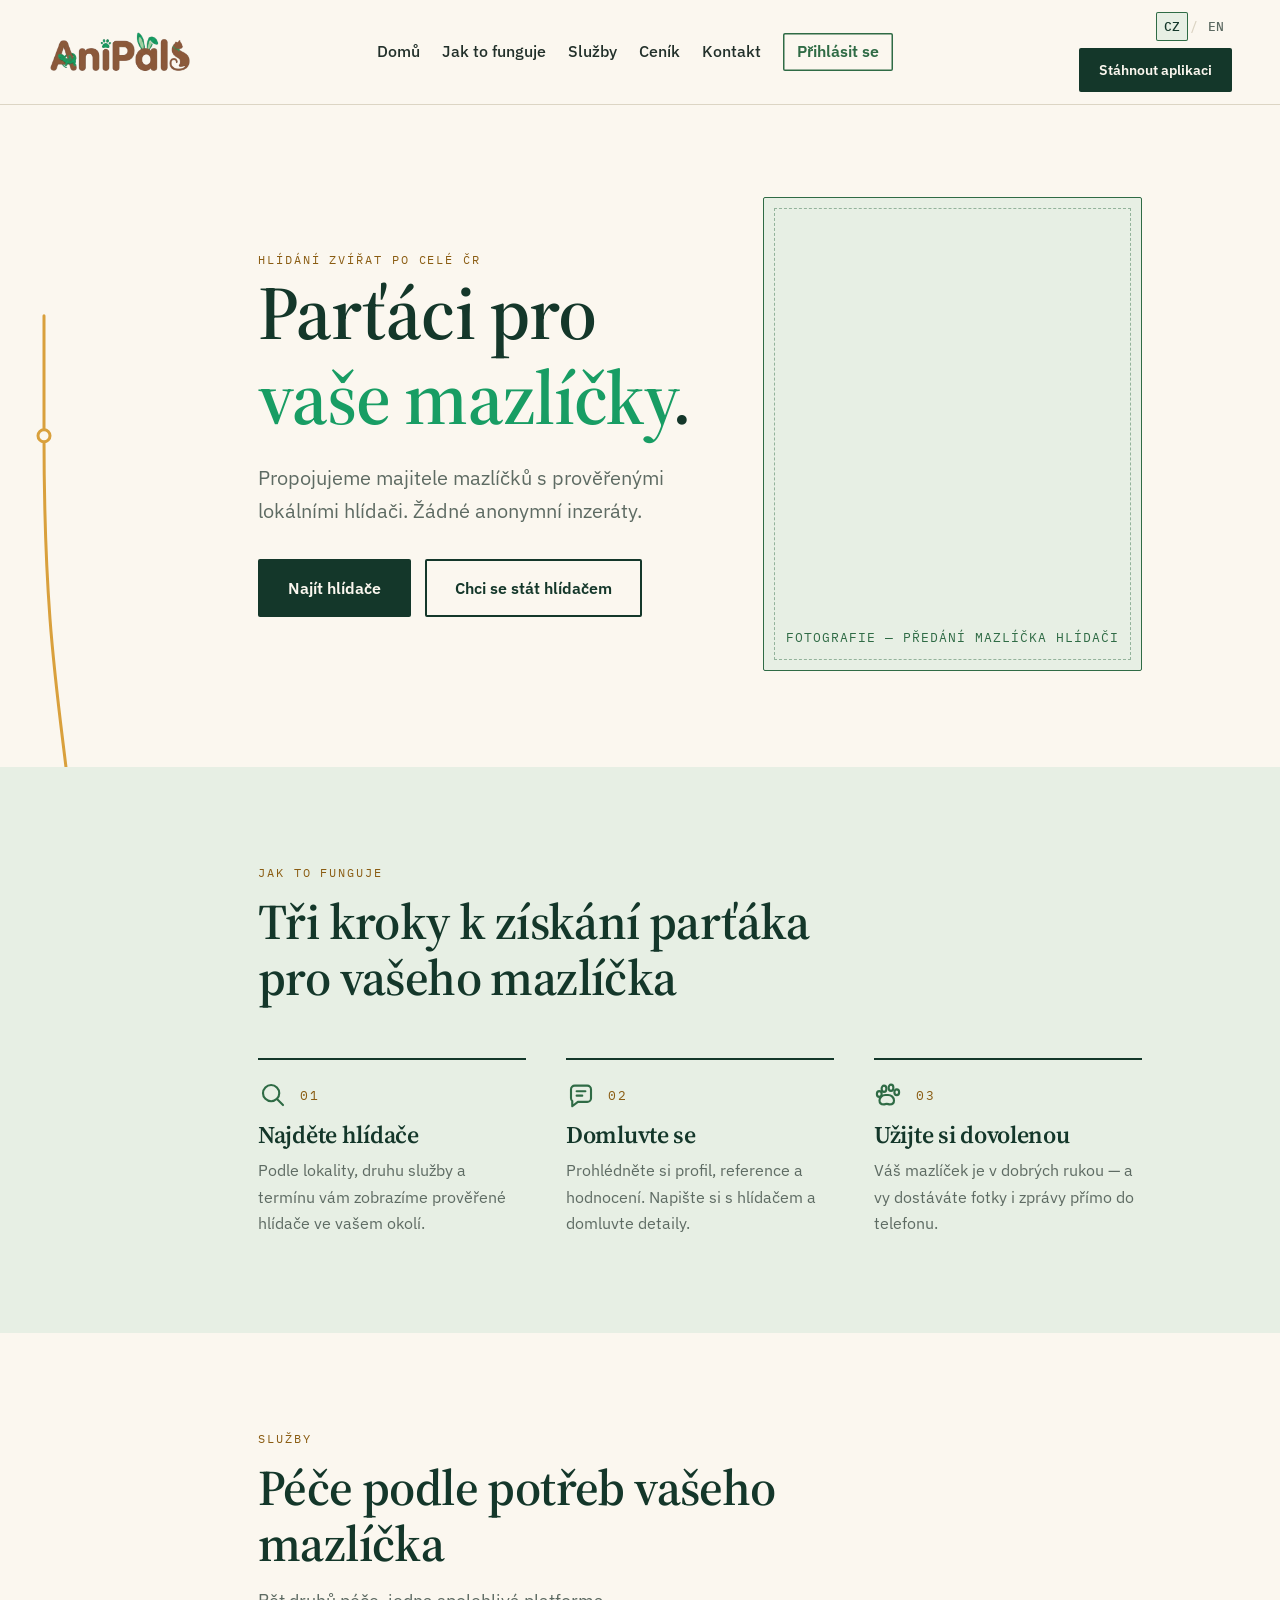
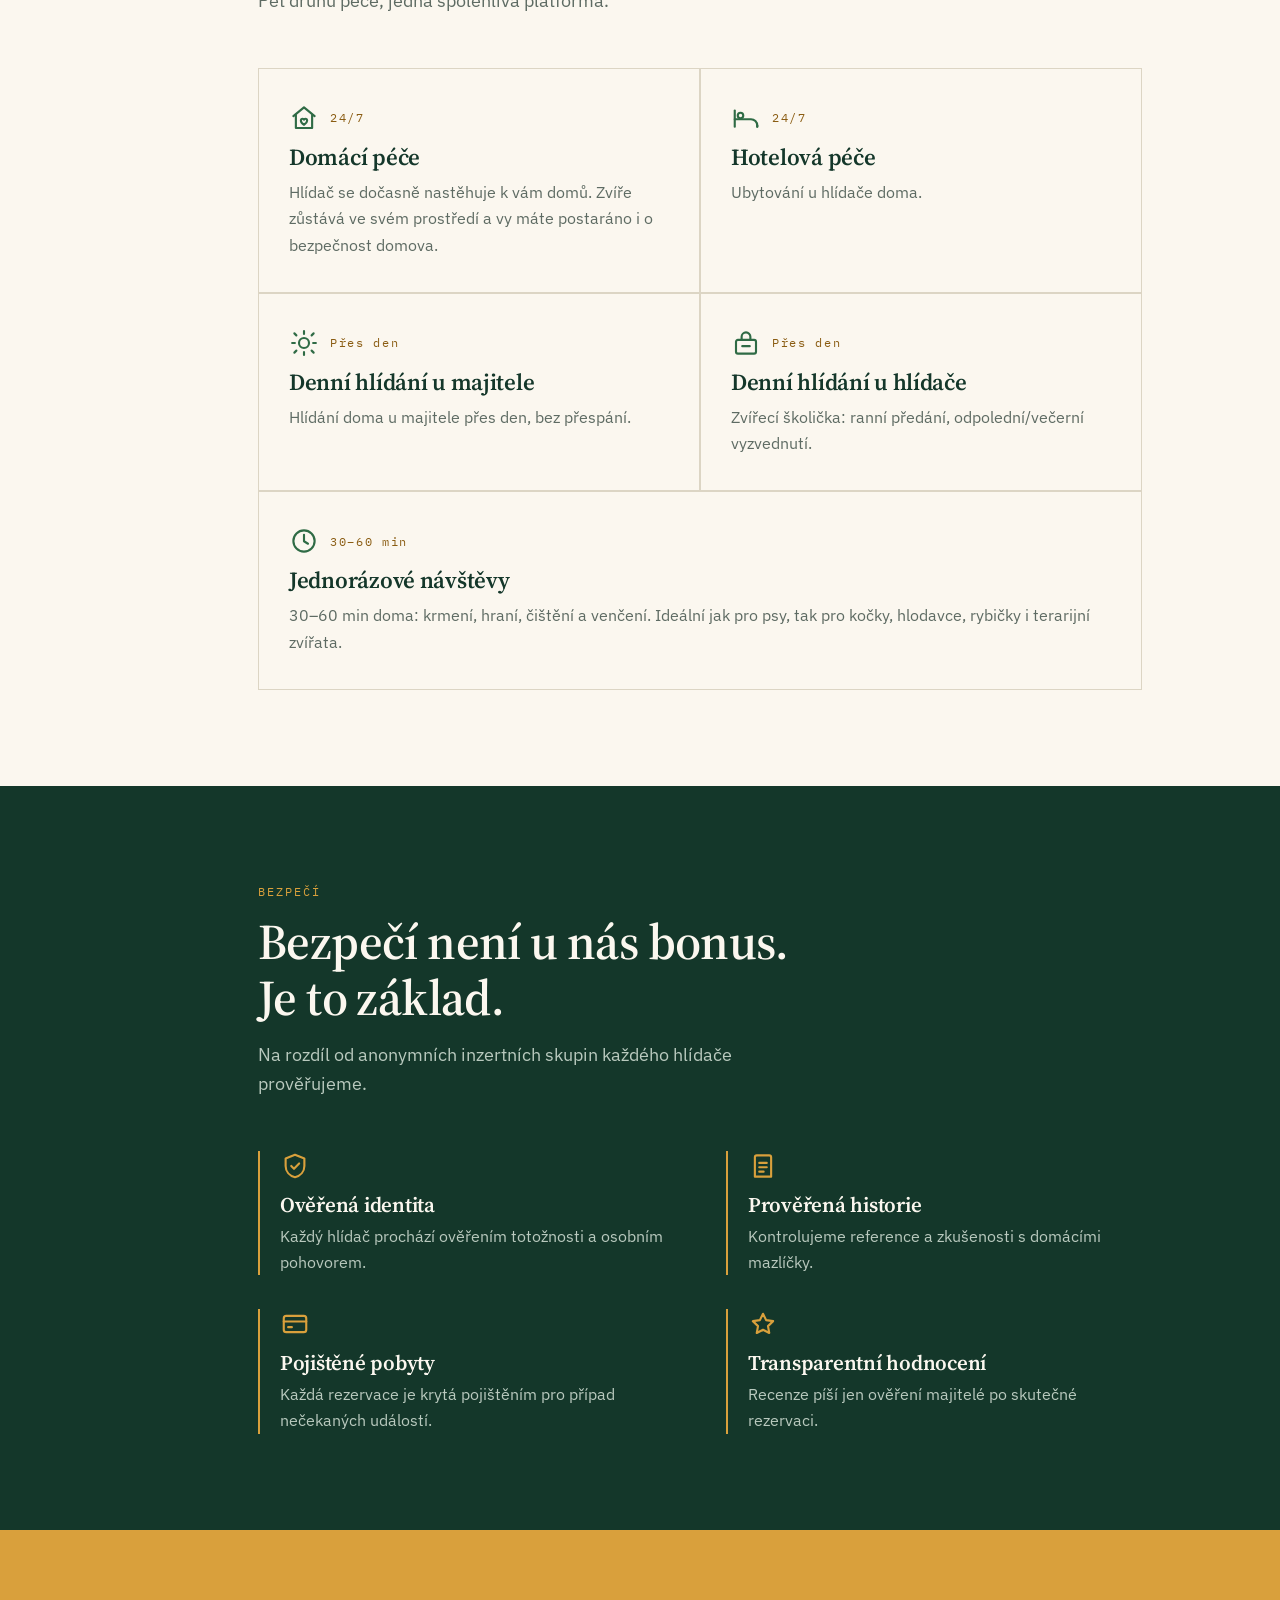
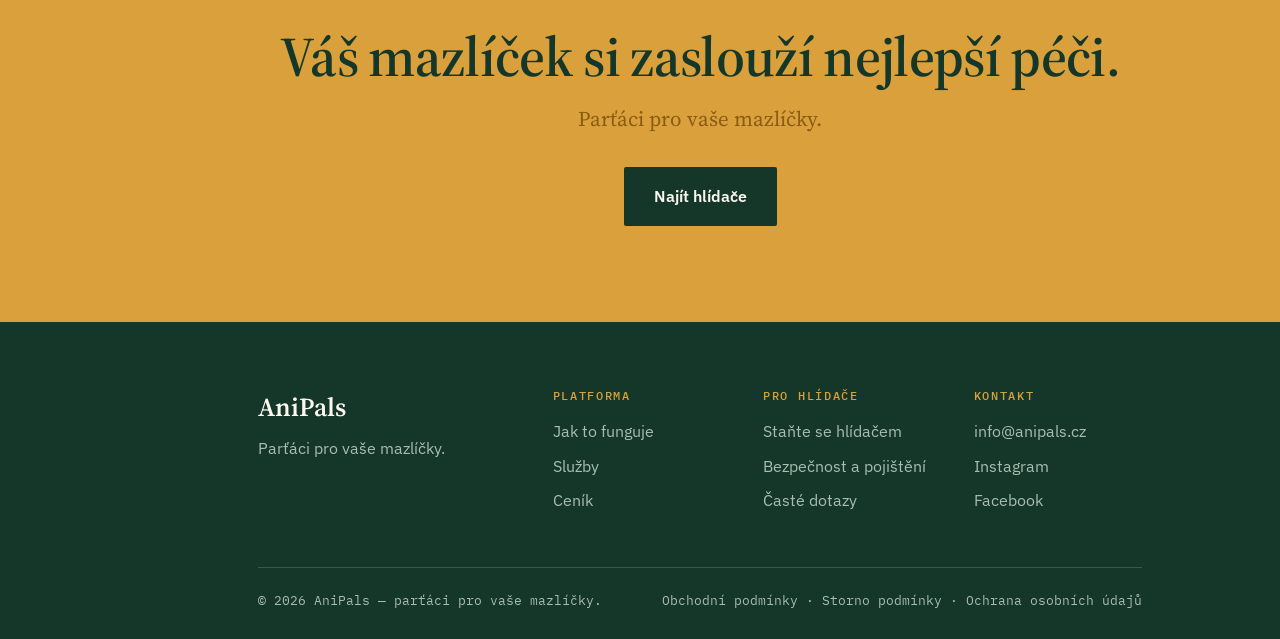
<file: index.html>
<!DOCTYPE html>
<html lang="cs">
<head>
<meta charset="utf-8">
<meta name="viewport" content="width=device-width, initial-scale=1">
<title>AniPals — ověření hlídači mazlíčků po celé ČR</title>
<link rel="preconnect" href="https://fonts.googleapis.com">
<link rel="preconnect" href="https://fonts.gstatic.com" crossorigin>
<link href="https://fonts.googleapis.com/css2?family=Source+Serif+4:opsz,wght@8..60,400..700&family=IBM+Plex+Mono:wght@400;500&family=IBM+Plex+Sans:wght@400;500;600&display=swap" rel="stylesheet">
<style>
:root{
  /* --- paleta AniPals --- */
  --forest:#14372A;
  --moss:#2F6B45;
  --leaf:#189D64;
  --sage:#E7EFE4;
  --mustard:#D9A03C;
  --mustard-ink:#8A5C12;
  --bark:#8B5A3A;
  --paper:#FBF7EF;
  --paper-2:#F4EEE1;
  --ink:#22302A;
  --ink-soft:#5E6B63;
  --line:#DCD5C4;

  --display:'Source Serif 4', Georgia, serif;
  --body:'IBM Plex Sans', system-ui, sans-serif;
  --mono:'IBM Plex Mono', ui-monospace, monospace;

  --rail:120px;      /* gutter pro vodítko */
  --wrap:1060px;
}

*{box-sizing:border-box;}
html{scroll-behavior:smooth;}
body{
  margin:0; background:var(--paper); color:var(--ink);
  font-family:var(--body); font-size:17px; line-height:1.65;
  -webkit-font-smoothing:antialiased;
}
h1,h2,h3{
  font-family:var(--display); margin:0; line-height:1.12;
  font-weight:600; letter-spacing:-.012em;
}
p{margin:0;}
a{color:inherit; text-decoration:none;}
img{max-width:100%; display:block;}

.wrap{max-width:var(--wrap); margin:0 auto; padding:0 28px;}
.eyebrow{
  font-family:var(--mono); font-size:12px; letter-spacing:.16em;
  text-transform:uppercase; color:var(--mustard-ink);
}

/* ---------- tlačítka ---------- */
.btn{
  display:inline-flex; align-items:center; justify-content:center; gap:9px;
  font-family:var(--body); font-weight:600; font-size:16px;
  padding:14px 28px; border:2px solid transparent; border-radius:2px;
  cursor:pointer; transition:transform .16s, background .16s, color .16s, box-shadow .16s;
}
.btn:focus-visible{outline:3px solid var(--mustard); outline-offset:3px;}
.btn.is-solid{background:var(--forest); color:var(--paper);}
.btn.is-solid:hover{background:var(--moss); transform:translateY(-2px); box-shadow:0 10px 22px rgba(20,55,42,.22);}
.btn.is-line{border-color:var(--forest); color:var(--forest);}
.btn.is-line:hover{background:var(--forest); color:var(--paper); transform:translateY(-2px);}
.btn.is-mustard{background:var(--mustard); color:var(--forest);}
.btn.is-mustard:hover{background:#C68C28; transform:translateY(-2px);}
.btn.is-mini{font-size:13.5px; padding:9px 18px;}

/* ---------- hlavička ---------- */
.hdr{
  position:sticky; top:0; z-index:60;
  background:rgba(251,247,239,.93); backdrop-filter:blur(9px);
  border-bottom:1px solid var(--line);
}
.hdr-in{
  max-width:1240px; margin:0 auto; padding:12px 28px;
  display:flex; align-items:center; justify-content:space-between; gap:26px;
}
.brand img{height:44px; width:auto;}
.menu{display:flex; gap:22px; font-size:15.5px; font-weight:500; align-items:center;}
.menu a{position:relative; padding:4px 0; color:var(--ink);}
.menu a::after{
  content:""; position:absolute; left:0; right:0; bottom:0; height:2px;
  background:var(--mustard); transform:scaleX(0); transform-origin:left; transition:transform .2s;
}
.menu a:hover::after,.menu a:focus-visible::after{transform:scaleX(1);}
.menu .menu-login{
  color:var(--moss); font-weight:600; padding:6px 14px;
  box-shadow:inset 0 0 0 1.5px var(--moss); border-radius:2px; transition:background .16s, color .16s;
}
.menu .menu-login::after{display:none;}
.menu .menu-login:hover{background:var(--moss); color:var(--paper);}
.hdr-right{display:flex; flex-direction:column; align-items:flex-end; gap:7px;}
.lang{display:flex; align-items:center; gap:2px; font-family:var(--mono); font-size:12.5px; font-weight:500;}
.lang button{
  background:none; border:0; font:inherit; cursor:pointer;
  padding:4px 8px; color:var(--ink-soft); border-radius:2px;
}
.lang button[aria-current="true"]{background:var(--sage); color:var(--forest); box-shadow:inset 0 0 0 1px var(--moss);}
.lang .bar{color:var(--line);}
.burger{display:none; background:none; border:0; cursor:pointer; padding:6px;}

/* ---------- vodítko (signature) ---------- */
#leash{position:absolute; top:0; left:0; pointer-events:none; z-index:1; overflow:visible;}
#leash .cord{fill:none; stroke:var(--mustard); stroke-width:3; stroke-linecap:round;}
#leash .stop{fill:var(--paper); stroke:var(--mustard); stroke-width:3; opacity:0; transition:opacity .35s;}
#leash .stop.lit{opacity:1;}
.page{position:relative; z-index:2;}
@media (min-width:1180px){
  .wrap{padding-left:calc(28px + var(--rail));}
}

/* ---------- hero ---------- */
.hero{padding:92px 0 96px; position:relative;}
.hero-grid{display:grid; grid-template-columns:1.08fr .92fr; gap:60px; align-items:center;}
.hero h1{font-size:clamp(44px,6vw,76px); color:var(--forest); font-weight:600;}
.hero h1 em{font-style:normal; color:var(--leaf);}
.hero .lede{font-size:19.5px; color:var(--ink-soft); margin:22px 0 32px; max-width:36ch;}
.hero-cta{display:flex; gap:14px; flex-wrap:wrap;}
.hero-photo{
  aspect-ratio:4/5; border-radius:2px; background:var(--sage);
  border:1px solid var(--moss);
  display:flex; align-items:flex-end; padding:22px;
  font-family:var(--mono); font-size:12.5px; letter-spacing:.08em;
  text-transform:uppercase; color:var(--moss);
  position:relative;
}
.hero-photo::before{
  content:""; position:absolute; inset:10px; border:1px dashed rgba(47,107,69,.45);
}

/* ---------- sekce ---------- */
.sec{padding:96px 0;}
.sec.on-sage{background:var(--sage);}
.sec.on-forest{background:var(--forest); color:var(--paper-2);}
.sec-head{max-width:56ch; margin-bottom:52px;}
.sec-head h2{font-size:clamp(32px,4.2vw,50px); color:var(--forest); margin:12px 0 0;}
.sec.on-forest .sec-head h2{color:var(--paper);}
.sec.on-forest .eyebrow{color:var(--mustard);}
.sec-head .sub{margin-top:14px; font-size:18px; color:var(--ink-soft);}
.sec.on-forest .sec-head .sub{color:#B9C9BE;}

/* ---------- ikony ---------- */
.ico{width:30px; height:30px; display:block; fill:none;
     stroke:currentColor; stroke-width:1.7; stroke-linecap:round; stroke-linejoin:round;}

/* ---------- kroky ---------- */
.steps{display:grid; grid-template-columns:repeat(3,1fr); gap:40px;}
.step{border-top:2px solid var(--forest); padding-top:20px;}
.step .row{display:flex; align-items:center; gap:12px; color:var(--moss);}
.step .num{font-family:var(--mono); font-size:13px; color:var(--mustard-ink); letter-spacing:.12em;}
.step h3{font-size:24px; color:var(--forest); margin:12px 0 8px;}
.step p{font-size:16px; color:var(--ink-soft);}

/* ---------- služby ---------- */
.svcs{display:grid; grid-template-columns:repeat(2,1fr); gap:2px; background:var(--line); border:1px solid var(--line);}
.svc{background:var(--paper); padding:34px 30px; transition:background .2s, transform .2s;}
.svc:hover{background:#fff; transform:translateY(-3px);}
.svc .row{display:flex; align-items:center; gap:11px; color:var(--moss);}
.svc .tick{font-family:var(--mono); font-size:12px; color:var(--mustard-ink); letter-spacing:.14em;}
.svc h3{font-size:23px; color:var(--forest); margin:12px 0 8px;}
.svc p{font-size:16px; color:var(--ink-soft);}
.svc.is-wide{grid-column:span 2;}

/* ---------- bezpečí ---------- */
.pillars{display:grid; grid-template-columns:repeat(2,1fr); gap:34px 52px;}
.pillar{border-left:2px solid var(--mustard); padding-left:20px;}
.pillar .ico{color:var(--mustard); margin-bottom:12px;}
.pillar h3{font-size:21px; color:var(--paper); margin-bottom:6px;}
.pillar p{font-size:16px; color:#B9C9BE;}

/* ---------- ceník ---------- */
.prices{display:grid; grid-template-columns:repeat(3,1fr); gap:22px; align-items:end;}
.price{background:#fff; border:1px solid var(--line); padding:32px 26px; position:relative;}
.price h3{font-family:var(--body); font-weight:600; font-size:17px; color:var(--ink-soft);}
.price .amt{font-family:var(--display); font-size:40px; font-weight:600; color:var(--forest); margin:10px 0 2px; line-height:1;}
.price small{font-family:var(--mono); font-size:12.5px; color:var(--ink-soft);}
.price.is-pick{border:2px solid var(--mustard); padding-top:40px;}
.price .flag{
  position:absolute; top:0; left:0; background:var(--mustard); color:var(--forest);
  font-family:var(--mono); font-size:11.5px; letter-spacing:.12em; text-transform:uppercase;
  padding:5px 12px;
}
.note{margin-top:26px; font-size:15px; color:var(--ink-soft);}

/* ---------- závěr ---------- */
.close{background:var(--mustard); padding:96px 0; text-align:center;}
.close h2{font-size:clamp(34px,4.6vw,56px); color:var(--forest);}
.close p{font-family:var(--display); font-size:21px; color:var(--mustard-ink); margin:14px 0 30px;}

/* ---------- patička ---------- */
.ftr{background:var(--forest); color:#A9BDAF; padding:64px 0 28px; font-size:15.5px;}
.ftr-grid{display:grid; grid-template-columns:1.5fr 1fr 1fr 1fr; gap:42px; margin-bottom:44px;}
.ftr-brand{font-family:var(--display); font-size:26px; color:var(--paper); font-weight:600;}
.ftr h4{font-family:var(--mono); font-size:12px; letter-spacing:.14em; text-transform:uppercase; color:var(--mustard); margin:0 0 14px; font-weight:500;}
.ftr ul{list-style:none; margin:0; padding:0;}
.ftr li{margin-bottom:9px;}
.ftr li a:hover{color:var(--paper); text-decoration:underline;}
.ftr-btm{border-top:1px solid rgba(169,189,175,.24); padding-top:22px; display:flex; justify-content:space-between; gap:16px; flex-wrap:wrap; font-family:var(--mono); font-size:12.5px;}

/* ---------- responsivita ---------- */
@media (max-width:1179px){ #leash{display:none;} }
@media (max-width:900px){
  .hero-grid{grid-template-columns:1fr; gap:44px;}
  .hero-photo{aspect-ratio:4/3;}
  .steps{grid-template-columns:1fr; gap:34px;}
  .svcs{grid-template-columns:1fr;}
  .svc.is-wide{grid-column:span 1;}
  .pillars{grid-template-columns:1fr;}
  .prices{grid-template-columns:1fr;}
  .ftr-grid{grid-template-columns:1fr 1fr;}
}
@media (max-width:760px){
  body{font-size:16px;}
  .menu{
    display:none; position:absolute; top:100%; left:0; right:0;
    flex-direction:column; gap:0; background:var(--paper);
    border-bottom:1px solid var(--line); padding:6px 28px 16px;
  }
  .menu.open{display:flex;}
  .menu a{padding:13px 0; border-bottom:1px solid var(--line);}
  .menu .menu-login{box-shadow:none; border-radius:0; padding:13px 0; color:var(--moss);}
  .menu .menu-login:hover{background:none; color:var(--forest);}
  .burger{display:block;}
  .hdr-in{position:relative; padding:10px 20px;}
  .hdr-right{flex-direction:row; align-items:center; gap:10px;}
  .hdr-right .btn{display:none;}
  .brand img{height:34px;}
  .sec,.hero,.close{padding:60px 0;}
  .ftr-grid{grid-template-columns:1fr;}
}
@media (prefers-reduced-motion:reduce){
  *{transition:none !important; animation:none !important;}
  html{scroll-behavior:auto;}
}
</style>
</head>
<body>



<svg id="leash" aria-hidden="true"></svg>

<div class="page">

<header class="hdr">
  <div class="hdr-in">
    <a class="brand" href="#top" aria-label="AniPals — domů">
      <img src="[data-uri]" alt="AniPals">
    </a>

    <nav class="menu" id="menu">
      <a href="#top">Domů</a>
      <a href="jak-to-funguje.html">Jak to funguje</a>
      <a href="sluzby.html">Služby</a>
      <a href="cenik.html">Ceník</a>
      <a href="kontakt.html">Kontakt</a>
      <a href="#prihlaseni" class="menu-login">Přihlásit se</a>
    </nav>

    <div class="hdr-right">
      <div class="lang" role="group" aria-label="Volba jazyka">
        <button type="button" aria-current="true">CZ</button>
        <span class="bar" aria-hidden="true">/</span>
        <button type="button">EN</button>
      </div>
      <a href="#stahnout" class="btn is-solid is-mini">Stáhnout aplikaci</a>
    </div>

    <button class="burger" id="burger" aria-label="Otevřít menu" aria-expanded="false" aria-controls="menu">
      <svg width="26" height="26" viewBox="0 0 24 24" fill="none" stroke="#14372A" stroke-width="2.2" stroke-linecap="round"><path d="M3 6h18M3 12h18M3 18h18"/></svg>
    </button>
  </div>
</header>

<main id="top">

  <section class="hero" data-stop>
    <div class="wrap hero-grid">
      <div>
        <p class="eyebrow">Hlídání zvířat po celé ČR</p>
        <h1>Parťáci pro <em>vaše mazlíčky</em>.</h1>
        <p class="lede">Propojujeme majitele mazlíčků s prověřenými lokálními hlídači. Žádné anonymní inzeráty.</p>
        <div class="hero-cta">
          <a href="#sluzby" class="btn is-solid">Najít hlídače</a>
          <a href="kontakt.html" class="btn is-line">Chci se stát hlídačem</a>
        </div>
      </div>
      <div class="hero-photo">Fotografie — předání mazlíčka hlídači</div>
    </div>
  </section>

  <section class="sec on-sage" id="jak" data-stop>
    <div class="wrap">
      <div class="sec-head">
        <p class="eyebrow">Jak to funguje</p>
        <h2>Tři kroky k získání parťáka pro vašeho mazlíčka</h2>
      </div>
      <div class="steps">
        <div class="step">
          <div class="row">
            <svg class="ico" viewBox="0 0 24 24" aria-hidden="true"><circle cx="10.5" cy="10.5" r="6.5"/><path d="M20 20l-4.6-4.6"/></svg>
            <span class="num">01</span>
          </div>
          <h3>Najděte hlídače</h3>
          <p>Podle lokality, druhu služby a termínu vám zobrazíme prověřené hlídače ve vašem okolí.</p>
        </div>
        <div class="step">
          <div class="row">
            <svg class="ico" viewBox="0 0 24 24" aria-hidden="true"><path d="M20 14.5a3 3 0 0 1-3 3H9.5L5 21v-4.2A3 3 0 0 1 4 14.5v-7a3 3 0 0 1 3-3h10a3 3 0 0 1 3 3z"/><path d="M8.5 9h7M8.5 12.5h4.5"/></svg>
            <span class="num">02</span>
          </div>
          <h3>Domluvte se</h3>
          <p>Prohlédněte si profil, reference a hodnocení. Napište si s hlídačem a domluvte detaily.</p>
        </div>
        <div class="step">
          <div class="row">
            <svg class="ico" viewBox="0 0 24 24" aria-hidden="true"><ellipse cx="8" cy="7" rx="1.9" ry="2.5"/><ellipse cx="13.6" cy="6.2" rx="1.9" ry="2.5"/><ellipse cx="18.2" cy="9.8" rx="1.9" ry="2.3"/><ellipse cx="4.2" cy="11.2" rx="1.9" ry="2.3"/><path d="M11.3 12c2.6 0 4.7 2 4.7 4.4 0 2-1.6 3.1-3.4 3.1-1 0-1.3-.4-2.4-.4s-1.4.4-2.4.4c-1.8 0-3.4-1.1-3.4-3.1C4.4 14 6.5 12 9.1 12z"/></svg>
            <span class="num">03</span>
          </div>
          <h3>Užijte si dovolenou</h3>
          <p>Váš mazlíček je v dobrých rukou — a vy dostáváte fotky i zprávy přímo do telefonu.</p>
        </div>
      </div>
    </div>
  </section>

  <section class="sec" id="sluzby" data-stop>
    <div class="wrap">
      <div class="sec-head">
        <p class="eyebrow">Služby</p>
        <h2>Péče podle potřeb vašeho mazlíčka</h2>
        <p class="sub">Pět druhů péče, jedna spolehlivá platforma.</p>
      </div>
      <div class="svcs">
        <article class="svc">
          <div class="row">
            <svg class="ico" viewBox="0 0 24 24" aria-hidden="true"><path d="M3.5 10.5 12 3.5l8.5 7"/><path d="M5.5 9.6V20h13V9.6"/><path d="M12 17.4s-2.5-1.6-2.5-3.2c0-.9.7-1.6 1.5-1.6.5 0 .9.3 1 .7.1-.4.5-.7 1-.7.8 0 1.5.7 1.5 1.6 0 1.6-2.5 3.2-2.5 3.2z"/></svg>
            <span class="tick">24/7</span>
          </div>
          <h3>Domácí péče</h3>
          <p>Hlídač se dočasně nastěhuje k vám domů. Zvíře zůstává ve svém prostředí a vy máte postaráno i o bezpečnost domova.</p>
        </article>
        <article class="svc">
          <div class="row">
            <svg class="ico" viewBox="0 0 24 24" aria-hidden="true"><path d="M3 19V6"/><path d="M3 13h13a5 5 0 0 1 5 5v1"/><path d="M21 19v-1"/><circle cx="7.6" cy="10" r="2.2"/></svg>
            <span class="tick">24/7</span>
          </div>
          <h3>Hotelová péče</h3>
          <p>Ubytování u hlídače doma.</p>
        </article>
        <article class="svc">
          <div class="row">
            <svg class="ico" viewBox="0 0 24 24" aria-hidden="true"><circle cx="12" cy="12" r="4"/><path d="M12 2.5v2.2M12 19.3v2.2M4.3 4.3l1.6 1.6M18.1 18.1l1.6 1.6M2.5 12h2.2M19.3 12h2.2M4.3 19.7l1.6-1.6M18.1 5.9l1.6-1.6"/></svg>
            <span class="tick">Přes den</span>
          </div>
          <h3>Denní hlídání u majitele</h3>
          <p>Hlídání doma u majitele přes den, bez přespání.</p>
        </article>
        <article class="svc">
          <div class="row">
            <svg class="ico" viewBox="0 0 24 24" aria-hidden="true"><path d="M5.5 9.5h13a1.5 1.5 0 0 1 1.5 1.5v8a1.5 1.5 0 0 1-1.5 1.5h-13A1.5 1.5 0 0 1 4 19v-8a1.5 1.5 0 0 1 1.5-1.5z"/><path d="M8.5 9.5V7a3.5 3.5 0 0 1 7 0v2.5"/><path d="M9 14.5h6"/></svg>
            <span class="tick">Přes den</span>
          </div>
          <h3>Denní hlídání u hlídače</h3>
          <p>Zvířecí školička: ranní předání, odpolední/večerní vyzvednutí.</p>
        </article>
        <article class="svc is-wide">
          <div class="row">
            <svg class="ico" viewBox="0 0 24 24" aria-hidden="true"><circle cx="12" cy="12" r="8.5"/><path d="M12 7v5.2l3.2 2"/></svg>
            <span class="tick">30–60 min</span>
          </div>
          <h3>Jednorázové návštěvy</h3>
          <p>30–60 min doma: krmení, hraní, čištění a venčení. Ideální jak pro psy, tak pro kočky, hlodavce, rybičky i terarijní zvířata.</p>
        </article>
      </div>
    </div>
  </section>

  <section class="sec on-forest" id="bezpeci" data-stop>
    <div class="wrap">
      <div class="sec-head">
        <p class="eyebrow">Bezpečí</p>
        <h2>Bezpečí není u nás bonus. Je to základ.</h2>
        <p class="sub">Na rozdíl od anonymních inzertních skupin každého hlídače prověřujeme.</p>
      </div>
      <div class="pillars">
        <div class="pillar">
          <svg class="ico" viewBox="0 0 24 24" aria-hidden="true"><path d="M12 3l7.5 3v6c0 4.3-3 7.8-7.5 9-4.5-1.2-7.5-4.7-7.5-9V6z"/><path d="M9 12l2.2 2.2L15.3 10"/></svg>
          <h3>Ověřená identita</h3><p>Každý hlídač prochází ověřením totožnosti a osobním pohovorem.</p>
        </div>
        <div class="pillar">
          <svg class="ico" viewBox="0 0 24 24" aria-hidden="true"><path d="M7 3.5h10a1.5 1.5 0 0 1 1.5 1.5v15.5h-13V5A1.5 1.5 0 0 1 7 3.5z"/><path d="M9 9.5h6M9 13h6M9 16.5h3.5"/></svg>
          <h3>Prověřená historie</h3><p>Kontrolujeme reference a zkušenosti s domácími mazlíčky.</p>
        </div>
        <div class="pillar">
          <svg class="ico" viewBox="0 0 24 24" aria-hidden="true"><rect x="3" y="5.5" width="18" height="13" rx="2"/><path d="M3 10h18M6.5 14.5h3"/></svg>
          <h3>Pojištěné pobyty</h3><p>Každá rezervace je krytá pojištěním pro případ nečekaných událostí.</p>
        </div>
        <div class="pillar">
          <svg class="ico" viewBox="0 0 24 24" aria-hidden="true"><path d="M12 3.8l2.5 5.1 5.6.8-4.1 4 1 5.5-5-2.6-5 2.6 1-5.5-4.1-4 5.6-.8z"/></svg>
          <h3>Transparentní hodnocení</h3><p>Recenze píší jen ověření majitelé po skutečné rezervaci.</p>
        </div>
      </div>
    </div>
  </section>

  <section class="close" id="stahnout" data-stop>
    <div class="wrap">
      <h2>Váš mazlíček si zaslouží nejlepší péči.</h2>
      <p>Parťáci pro vaše mazlíčky.</p>
      <a href="#sluzby" class="btn is-solid">Najít hlídače</a>
    </div>
  </section>

</main>

<footer class="ftr" id="kontakt">
  <div class="wrap">
    <div class="ftr-grid">
      <div>
        <div class="ftr-brand">AniPals</div>
        <p style="margin-top:8px;">Parťáci pro vaše mazlíčky.</p>
      </div>
      <div>
        <h4>Platforma</h4>
        <ul>
          <li><a href="jak-to-funguje.html">Jak to funguje</a></li>
          <li><a href="sluzby.html">Služby</a></li>
          <li><a href="cenik.html">Ceník</a></li>
        </ul>
      </div>
      <div>
        <h4>Pro hlídače</h4>
        <ul>
          <li><a href="#">Staňte se hlídačem</a></li>
          <li><a href="#bezpeci">Bezpečnost a pojištění</a></li>
          <li><a href="caste-dotazy.html">Časté dotazy</a></li>
        </ul>
      </div>
      <div>
        <h4>Kontakt</h4>
        <ul>
          <li><a href="mailto:info@anipals.cz">info@anipals.cz</a></li>
          <li><a href="#">Instagram</a></li>
          <li><a href="#">Facebook</a></li>
        </ul>
      </div>
    </div>
    <div class="ftr-btm">
      <span>© 2026 AniPals — parťáci pro vaše mazlíčky.</span>
      <span><a href="#">Obchodní podmínky</a> · <a href="storno.html">Storno podmínky</a> · <a href="#">Ochrana osobních údajů</a></span>
    </div>
  </div>
</footer>

</div><!-- /.page -->

<script>
(function(){
  /* --- mobilní menu --- */
  var burger = document.getElementById('burger'),
      menu   = document.getElementById('menu');
  burger.addEventListener('click', function(){
    var open = menu.classList.toggle('open');
    burger.setAttribute('aria-expanded', open ? 'true':'false');
  });
  menu.addEventListener('click', function(e){
    if(e.target.tagName === 'A'){ menu.classList.remove('open'); burger.setAttribute('aria-expanded','false'); }
  });

  /* --- vodítko --- */
  var svg  = document.getElementById('leash'),
      NS   = 'http://www.w3.org/2000/svg',
      cord, dots = [], len = 0, reduce = false;

  try{ reduce = window.matchMedia('(prefers-reduced-motion: reduce)').matches; }catch(e){}

  function build(){
    if(window.innerWidth < 1180) return;
    while(svg.firstChild) svg.removeChild(svg.firstChild);
    dots = [];

    var docH = document.body.scrollHeight,
        W = 120;
    svg.setAttribute('width', W);
    svg.setAttribute('height', docH);
    svg.setAttribute('viewBox', '0 0 ' + W + ' ' + docH);

    var stops = [].slice.call(document.querySelectorAll('[data-stop]')),
        pts = [];
    stops.forEach(function(s,i){
      var r = s.getBoundingClientRect(),
          y = r.top + window.pageYOffset + r.height/2;
      pts.push({ x: (i % 2 === 0 ? 44 : 82), y: y });
    });
    if(pts.length < 2) return;

    var d = 'M ' + pts[0].x + ' ' + (pts[0].y - 120);
    for(var i=0; i<pts.length; i++){
      var p = pts[i], prev = i ? pts[i-1] : {x:pts[0].x, y:pts[0].y-120};
      var midY = (prev.y + p.y)/2;
      d += ' C ' + prev.x + ' ' + midY + ', ' + p.x + ' ' + midY + ', ' + p.x + ' ' + p.y;
    }
    var last = pts[pts.length-1];
    d += ' C ' + last.x + ' ' + (last.y+90) + ', ' + last.x + ' ' + (last.y+110) + ', ' + last.x + ' ' + (last.y+150);

    cord = document.createElementNS(NS,'path');
    cord.setAttribute('class','cord');
    cord.setAttribute('d', d);
    svg.appendChild(cord);

    pts.forEach(function(p){
      var c = document.createElementNS(NS,'circle');
      c.setAttribute('class','stop');
      c.setAttribute('cx',p.x); c.setAttribute('cy',p.y); c.setAttribute('r',6);
      svg.appendChild(c);
      dots.push({el:c, y:p.y});
    });

    len = cord.getTotalLength();
    cord.style.strokeDasharray = len;
    cord.style.strokeDashoffset = reduce ? 0 : len;
    if(reduce) dots.forEach(function(d){ d.el.classList.add('lit'); });
    draw();
  }

  function draw(){
    if(!cord || reduce) return;
    var view = window.pageYOffset + window.innerHeight * 0.82,
        docH = document.body.scrollHeight,
        p = Math.max(0, Math.min(1, view / (docH - 60)));
    cord.style.strokeDashoffset = len * (1 - p);
    dots.forEach(function(d){
      if(view > d.y) d.el.classList.add('lit'); else d.el.classList.remove('lit');
    });
  }

  var tick = false;
  window.addEventListener('scroll', function(){
    if(tick) return; tick = true;
    requestAnimationFrame(function(){ draw(); tick = false; });
  }, {passive:true});

  var rt;
  window.addEventListener('resize', function(){ clearTimeout(rt); rt = setTimeout(build, 180); });
  window.addEventListener('load', build);
  build();
})();
</script>




</body>
</html>
</file>
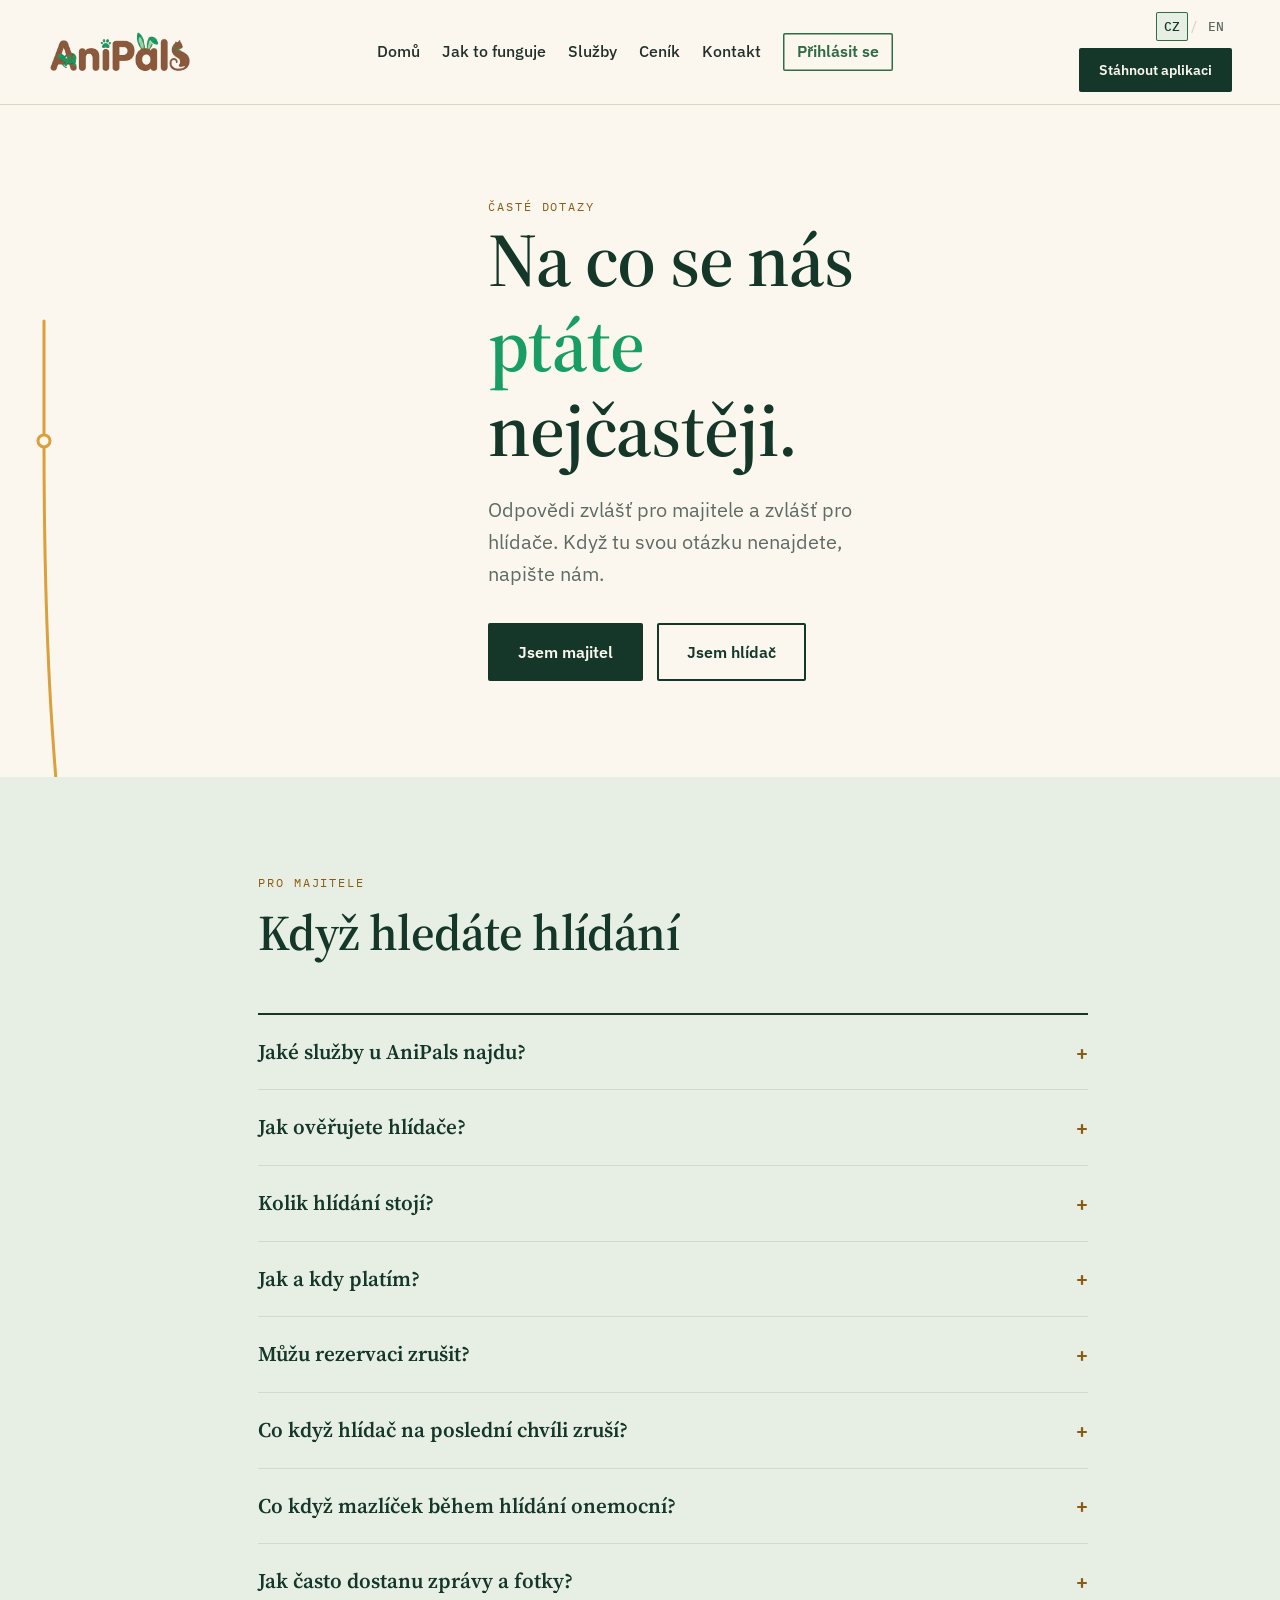
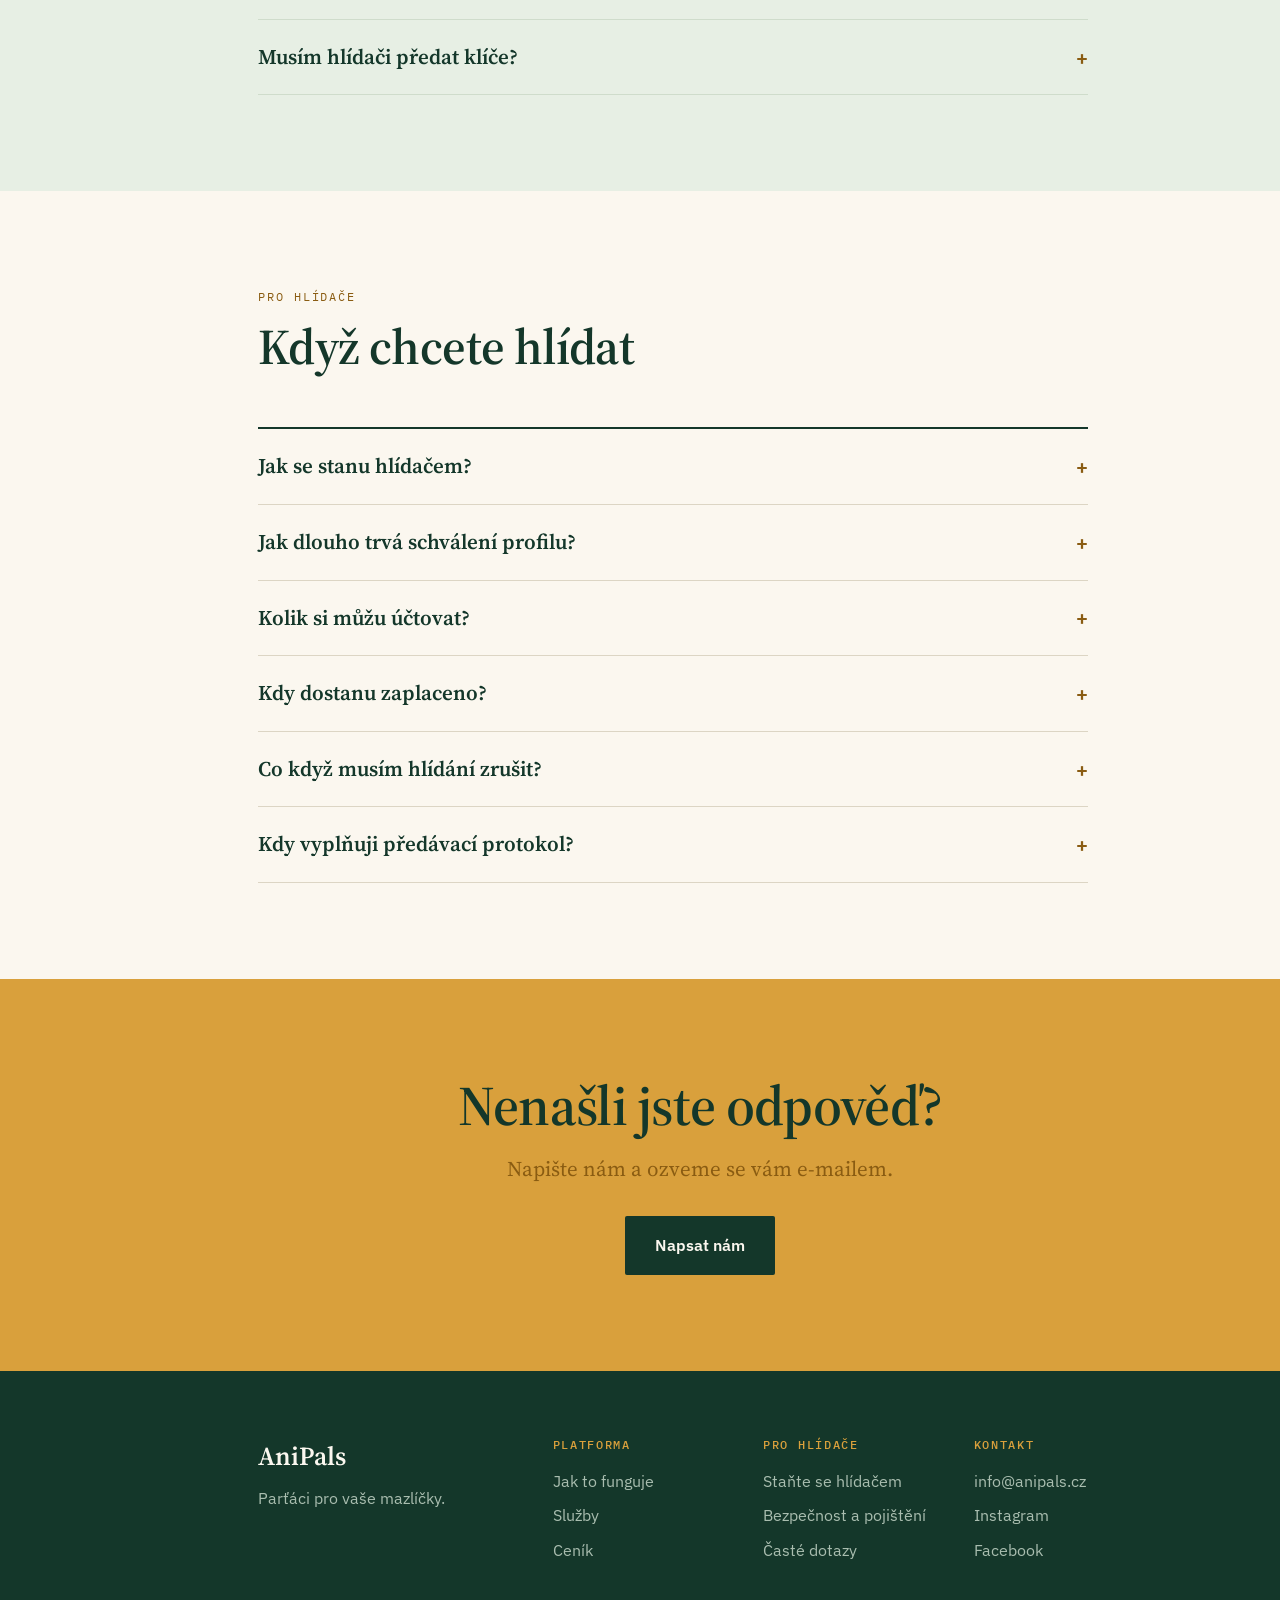
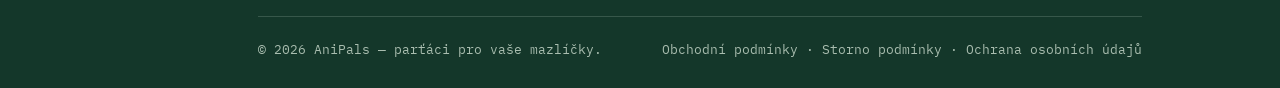
<file: caste-dotazy.html>
<!DOCTYPE html>
<html lang="cs">
<head>
<meta charset="UTF-8">
<meta name="viewport" content="width=device-width, initial-scale=1.0">
<title>Časté dotazy — AniPals</title>
<meta name="description" content="Odpovědi na nejčastější otázky majitelů i hlídačů: ceny, platby, storno, ověřování hlídačů a průběh hlídání.">
<link rel="preconnect" href="https://fonts.googleapis.com">
<link rel="preconnect" href="https://fonts.gstatic.com" crossorigin>
<link href="https://fonts.googleapis.com/css2?family=Source+Serif+4:opsz,wght@8..60,400..700&family=IBM+Plex+Mono:wght@400;500&family=IBM+Plex+Sans:wght@400;500;600&display=swap" rel="stylesheet">
<style>
:root{
  /* --- paleta AniPals --- */
  --forest:#14372A;
  --moss:#2F6B45;
  --leaf:#189D64;
  --sage:#E7EFE4;
  --mustard:#D9A03C;
  --mustard-ink:#8A5C12;
  --bark:#8B5A3A;
  --paper:#FBF7EF;
  --paper-2:#F4EEE1;
  --ink:#22302A;
  --ink-soft:#5E6B63;
  --line:#DCD5C4;

  --display:'Source Serif 4', Georgia, serif;
  --body:'IBM Plex Sans', system-ui, sans-serif;
  --mono:'IBM Plex Mono', ui-monospace, monospace;

  --rail:120px;      /* gutter pro vodítko */
  --wrap:1060px;
}

*{box-sizing:border-box;}
html{scroll-behavior:smooth;}
body{
  margin:0; background:var(--paper); color:var(--ink);
  font-family:var(--body); font-size:17px; line-height:1.65;
  -webkit-font-smoothing:antialiased;
}
h1,h2,h3{
  font-family:var(--display); margin:0; line-height:1.12;
  font-weight:600; letter-spacing:-.012em;
}
p{margin:0;}
a{color:inherit; text-decoration:none;}
img{max-width:100%; display:block;}

.wrap{max-width:var(--wrap); margin:0 auto; padding:0 28px;}
.eyebrow{
  font-family:var(--mono); font-size:12px; letter-spacing:.16em;
  text-transform:uppercase; color:var(--mustard-ink);
}

/* ---------- tlačítka ---------- */
.btn{
  display:inline-flex; align-items:center; justify-content:center; gap:9px;
  font-family:var(--body); font-weight:600; font-size:16px;
  padding:14px 28px; border:2px solid transparent; border-radius:2px;
  cursor:pointer; transition:transform .16s, background .16s, color .16s, box-shadow .16s;
}
.btn:focus-visible{outline:3px solid var(--mustard); outline-offset:3px;}
.btn.is-solid{background:var(--forest); color:var(--paper);}
.btn.is-solid:hover{background:var(--moss); transform:translateY(-2px); box-shadow:0 10px 22px rgba(20,55,42,.22);}
.btn.is-line{border-color:var(--forest); color:var(--forest);}
.btn.is-line:hover{background:var(--forest); color:var(--paper); transform:translateY(-2px);}
.btn.is-mustard{background:var(--mustard); color:var(--forest);}
.btn.is-mustard:hover{background:#C68C28; transform:translateY(-2px);}
.btn.is-mini{font-size:13.5px; padding:9px 18px;}

/* ---------- hlavička ---------- */
.hdr{
  position:sticky; top:0; z-index:60;
  background:rgba(251,247,239,.93); backdrop-filter:blur(9px);
  border-bottom:1px solid var(--line);
}
.hdr-in{
  max-width:1240px; margin:0 auto; padding:12px 28px;
  display:flex; align-items:center; justify-content:space-between; gap:26px;
}
.brand img{height:44px; width:auto;}
.menu{display:flex; gap:22px; font-size:15.5px; font-weight:500; align-items:center;}
.menu a{position:relative; padding:4px 0; color:var(--ink);}
.menu a::after{
  content:""; position:absolute; left:0; right:0; bottom:0; height:2px;
  background:var(--mustard); transform:scaleX(0); transform-origin:left; transition:transform .2s;
}
.menu a:hover::after,.menu a:focus-visible::after{transform:scaleX(1);}
.menu .menu-login{
  color:var(--moss); font-weight:600; padding:6px 14px;
  box-shadow:inset 0 0 0 1.5px var(--moss); border-radius:2px; transition:background .16s, color .16s;
}
.menu .menu-login::after{display:none;}
.menu .menu-login:hover{background:var(--moss); color:var(--paper);}
.hdr-right{display:flex; flex-direction:column; align-items:flex-end; gap:7px;}
.lang{display:flex; align-items:center; gap:2px; font-family:var(--mono); font-size:12.5px; font-weight:500;}
.lang button{
  background:none; border:0; font:inherit; cursor:pointer;
  padding:4px 8px; color:var(--ink-soft); border-radius:2px;
}
.lang button[aria-current="true"]{background:var(--sage); color:var(--forest); box-shadow:inset 0 0 0 1px var(--moss);}
.lang .bar{color:var(--line);}
.burger{display:none; background:none; border:0; cursor:pointer; padding:6px;}

/* ---------- vodítko (signature) ---------- */
#leash{position:absolute; top:0; left:0; pointer-events:none; z-index:1; overflow:visible;}
#leash .cord{fill:none; stroke:var(--mustard); stroke-width:3; stroke-linecap:round;}
#leash .stop{fill:var(--paper); stroke:var(--mustard); stroke-width:3; opacity:0; transition:opacity .35s;}
#leash .stop.lit{opacity:1;}
.page{position:relative; z-index:2;}
@media (min-width:1180px){
  .wrap{padding-left:calc(28px + var(--rail));}
}

/* ---------- hero ---------- */
.hero{padding:92px 0 96px; position:relative;}
.hero-grid{display:grid; grid-template-columns:1.08fr .92fr; gap:60px; align-items:center;}
.hero h1{font-size:clamp(44px,6vw,76px); color:var(--forest); font-weight:600;}
.hero h1 em{font-style:normal; color:var(--leaf);}
.hero .lede{font-size:19.5px; color:var(--ink-soft); margin:22px 0 32px; max-width:36ch;}
.hero-cta{display:flex; gap:14px; flex-wrap:wrap;}
.hero-photo{
  aspect-ratio:4/5; border-radius:2px; background:var(--sage);
  border:1px solid var(--moss);
  display:flex; align-items:flex-end; padding:22px;
  font-family:var(--mono); font-size:12.5px; letter-spacing:.08em;
  text-transform:uppercase; color:var(--moss);
  position:relative;
}
.hero-photo::before{
  content:""; position:absolute; inset:10px; border:1px dashed rgba(47,107,69,.45);
}

/* ---------- sekce ---------- */
.sec{padding:96px 0;}
.sec.on-sage{background:var(--sage);}
.sec.on-forest{background:var(--forest); color:var(--paper-2);}
.sec-head{max-width:56ch; margin-bottom:52px;}
.sec-head h2{font-size:clamp(32px,4.2vw,50px); color:var(--forest); margin:12px 0 0;}
.sec.on-forest .sec-head h2{color:var(--paper);}
.sec.on-forest .eyebrow{color:var(--mustard);}
.sec-head .sub{margin-top:14px; font-size:18px; color:var(--ink-soft);}
.sec.on-forest .sec-head .sub{color:#B9C9BE;}

/* ---------- ikony ---------- */
.ico{width:30px; height:30px; display:block; fill:none;
     stroke:currentColor; stroke-width:1.7; stroke-linecap:round; stroke-linejoin:round;}

/* ---------- kroky ---------- */
.steps{display:grid; grid-template-columns:repeat(3,1fr); gap:40px;}
.step{border-top:2px solid var(--forest); padding-top:20px;}
.step .row{display:flex; align-items:center; gap:12px; color:var(--moss);}
.step .num{font-family:var(--mono); font-size:13px; color:var(--mustard-ink); letter-spacing:.12em;}
.step h3{font-size:24px; color:var(--forest); margin:12px 0 8px;}
.step p{font-size:16px; color:var(--ink-soft);}

/* ---------- služby ---------- */
.svcs{display:grid; grid-template-columns:repeat(2,1fr); gap:2px; background:var(--line); border:1px solid var(--line);}
.svc{background:var(--paper); padding:34px 30px; transition:background .2s, transform .2s;}
.svc:hover{background:#fff; transform:translateY(-3px);}
.svc .row{display:flex; align-items:center; gap:11px; color:var(--moss);}
.svc .tick{font-family:var(--mono); font-size:12px; color:var(--mustard-ink); letter-spacing:.14em;}
.svc h3{font-size:23px; color:var(--forest); margin:12px 0 8px;}
.svc p{font-size:16px; color:var(--ink-soft);}
.svc.is-wide{grid-column:span 2;}

/* ---------- bezpečí ---------- */
.pillars{display:grid; grid-template-columns:repeat(2,1fr); gap:34px 52px;}
.pillar{border-left:2px solid var(--mustard); padding-left:20px;}
.pillar .ico{color:var(--mustard); margin-bottom:12px;}
.pillar h3{font-size:21px; color:var(--paper); margin-bottom:6px;}
.pillar p{font-size:16px; color:#B9C9BE;}

/* ---------- ceník ---------- */
.prices{display:grid; grid-template-columns:repeat(3,1fr); gap:22px; align-items:end;}
.price{background:#fff; border:1px solid var(--line); padding:32px 26px; position:relative;}
.price h3{font-family:var(--body); font-weight:600; font-size:17px; color:var(--ink-soft);}
.price .amt{font-family:var(--display); font-size:40px; font-weight:600; color:var(--forest); margin:10px 0 2px; line-height:1;}
.price small{font-family:var(--mono); font-size:12.5px; color:var(--ink-soft);}
.price.is-pick{border:2px solid var(--mustard); padding-top:40px;}
.price .flag{
  position:absolute; top:0; left:0; background:var(--mustard); color:var(--forest);
  font-family:var(--mono); font-size:11.5px; letter-spacing:.12em; text-transform:uppercase;
  padding:5px 12px;
}
.note{margin-top:26px; font-size:15px; color:var(--ink-soft);}

/* ---------- závěr ---------- */
.close{background:var(--mustard); padding:96px 0; text-align:center;}
.close h2{font-size:clamp(34px,4.6vw,56px); color:var(--forest);}
.close p{font-family:var(--display); font-size:21px; color:var(--mustard-ink); margin:14px 0 30px;}

/* ---------- patička ---------- */
.ftr{background:var(--forest); color:#A9BDAF; padding:64px 0 28px; font-size:15.5px;}
.ftr-grid{display:grid; grid-template-columns:1.5fr 1fr 1fr 1fr; gap:42px; margin-bottom:44px;}
.ftr-brand{font-family:var(--display); font-size:26px; color:var(--paper); font-weight:600;}
.ftr h4{font-family:var(--mono); font-size:12px; letter-spacing:.14em; text-transform:uppercase; color:var(--mustard); margin:0 0 14px; font-weight:500;}
.ftr ul{list-style:none; margin:0; padding:0;}
.ftr li{margin-bottom:9px;}
.ftr li a:hover{color:var(--paper); text-decoration:underline;}
.ftr-btm{border-top:1px solid rgba(169,189,175,.24); padding-top:22px; display:flex; justify-content:space-between; gap:16px; flex-wrap:wrap; font-family:var(--mono); font-size:12.5px;}

/* ---------- responsivita ---------- */
@media (max-width:1179px){ #leash{display:none;} }
@media (max-width:900px){
  .hero-grid{grid-template-columns:1fr; gap:44px;}
  .hero-photo{aspect-ratio:4/3;}
  .steps{grid-template-columns:1fr; gap:34px;}
  .svcs{grid-template-columns:1fr;}
  .svc.is-wide{grid-column:span 1;}
  .pillars{grid-template-columns:1fr;}
  .prices{grid-template-columns:1fr;}
  .ftr-grid{grid-template-columns:1fr 1fr;}
}
@media (max-width:760px){
  body{font-size:16px;}
  .menu{
    display:none; position:absolute; top:100%; left:0; right:0;
    flex-direction:column; gap:0; background:var(--paper);
    border-bottom:1px solid var(--line); padding:6px 28px 16px;
  }
  .menu.open{display:flex;}
  .menu a{padding:13px 0; border-bottom:1px solid var(--line);}
  .menu .menu-login{box-shadow:none; border-radius:0; padding:13px 0; color:var(--moss);}
  .menu .menu-login:hover{background:none; color:var(--forest);}
  .burger{display:block;}
  .hdr-in{position:relative; padding:10px 20px;}
  .hdr-right{flex-direction:row; align-items:center; gap:10px;}
  .hdr-right .btn{display:none;}
  .brand img{height:34px;}
  .sec,.hero,.close{padding:60px 0;}
  .ftr-grid{grid-template-columns:1fr;}
}
@media (prefers-reduced-motion:reduce){
  *{transition:none !important; animation:none !important;}
  html{scroll-behavior:auto;}
}

/* ================= stránka „Jak to funguje" ================= */

/* --- roletka v menu --- */
.has-sub{position:relative; display:flex; align-items:center; gap:4px;}
.sub-toggle{
  background:none; border:0; padding:4px; cursor:pointer; color:var(--ink-soft);
  display:flex; align-items:center; border-radius:2px;
}
.sub-toggle svg{transition:transform .18s;}
.sub-toggle[aria-expanded="true"] svg{transform:rotate(180deg);}
.submenu{
  display:none; position:absolute; top:calc(100% + 16px); left:-16px; min-width:240px;
  flex-direction:column; background:var(--paper); border:1px solid var(--line);
  border-radius:2px; padding:8px 0; box-shadow:0 10px 22px rgba(20,55,42,.16);
}
.has-sub:hover .submenu, .has-sub:focus-within .submenu, .submenu.open{display:flex;}
.submenu a{padding:10px 20px; font-size:15px; font-weight:400; white-space:nowrap;}
.submenu a::after{display:none;}
.submenu a:hover{background:var(--sage); color:var(--moss);}

/* --- hero --- */
.hero-lead{max-width:60ch;}
.hero-lead h1{font-size:clamp(44px,6vw,76px); color:var(--forest);}
.hero-lead h1 em{font-style:normal; color:var(--leaf);}
.hero-lead .lede{font-size:19.5px; color:var(--ink-soft); margin:22px 0 32px; max-width:52ch;}

/* --- přehled: záložky --- */
.tabs{display:flex; gap:12px; flex-wrap:wrap; margin-bottom:38px;}
.tab{
  font-family:var(--body); font-weight:600; font-size:15.5px; cursor:pointer;
  padding:12px 24px; border:2px solid var(--forest); border-radius:2px;
  background:transparent; color:var(--forest);
  transition:transform .16s, background .16s, color .16s, box-shadow .16s;
}
.tab:hover{transform:translateY(-2px); box-shadow:0 10px 22px rgba(20,55,42,.18);}
.tab[aria-selected="true"]{background:var(--forest); color:var(--paper);}
.tab:focus-visible{outline:3px solid var(--mustard); outline-offset:3px;}

.journey{list-style:none; margin:0; padding:0; border-top:2px solid var(--forest); max-width:830px;}
.journey li{display:grid; grid-template-columns:54px 1fr; gap:16px; padding:22px 0; border-bottom:1px solid var(--line);}
.journey .num{font-family:var(--mono); font-size:13px; letter-spacing:.12em; color:var(--mustard-ink); padding-top:5px;}
.journey h3{font-size:20px; color:var(--forest); margin-bottom:6px;}
.journey p{font-size:16px; color:var(--ink-soft);}
.journey p a{color:var(--moss); font-weight:500; box-shadow:inset 0 -1px 0 var(--line); white-space:nowrap;}
.journey p a:hover{box-shadow:inset 0 -1px 0 var(--moss);}

/* --- detail kroků --- */
.pstep{display:grid; grid-template-columns:92px 1fr; gap:28px; padding:34px 0; border-bottom:1px solid var(--line);}
.pstep:first-of-type{border-top:2px solid var(--forest);}
.pstep .num{font-family:var(--mono); font-size:13px; letter-spacing:.12em; color:var(--mustard-ink); padding-top:8px;}
.pstep-head{display:flex; align-items:baseline; gap:14px; flex-wrap:wrap; margin-bottom:14px;}
.pstep h3{font-size:24px; color:var(--forest);}
.tag{
  font-family:var(--mono); font-size:11.5px; letter-spacing:.13em; text-transform:uppercase;
  color:var(--moss); border:1px solid var(--line); padding:4px 10px; border-radius:2px; white-space:nowrap;
}
.pstep p{font-size:16.5px; color:var(--ink-soft); margin-bottom:14px; max-width:62ch;}
.pstep p:last-child{margin-bottom:0;}
.pstep strong{color:var(--ink); font-weight:600;}

.checklist{list-style:none; margin:0; padding:0; display:grid; gap:12px; max-width:62ch;}
.checklist li{display:flex; gap:13px; align-items:flex-start; font-size:16.5px; color:var(--ink-soft);}
.checklist .ico{width:22px; height:22px; color:var(--moss); flex:0 0 auto; margin-top:2px;}

.pair{display:grid; grid-template-columns:1fr 1fr; gap:2px; background:var(--line); border:1px solid var(--line); margin-top:20px; max-width:760px;}
.pair > div{background:var(--paper); padding:26px 26px 28px;}
.pair .ico{color:var(--moss); margin-bottom:12px;}
.pair h4{font-family:var(--body); font-size:17px; font-weight:600; color:var(--forest); margin:0 0 6px;}
.pair p{font-size:16px; color:var(--ink-soft); margin:0;}

.callout{
  margin-top:20px; max-width:62ch; background:var(--paper-2);
  border-left:2px solid var(--mustard); padding:18px 22px; font-size:16px; color:var(--mustard-ink);
}
.callout strong{color:var(--mustard-ink);}

.thread{margin-top:24px; max-width:520px; border:1px solid var(--line); background:var(--paper-2); padding:20px;}
.thread-top{font-family:var(--mono); font-size:11.5px; letter-spacing:.13em; text-transform:uppercase; color:var(--mustard-ink); margin-bottom:14px;}
.bubble{background:#fff; border:1px solid var(--line); padding:12px 15px; font-size:16px; max-width:88%;}
.bubble + .bubble{margin-top:10px; margin-left:auto; background:var(--sage); border-color:var(--sage);}
.bubble time{display:block; font-family:var(--mono); font-size:11.5px; color:var(--ink-soft); margin-top:6px;}

/* --- otázky --- */
.qa{border-top:2px solid var(--forest); max-width:830px;}
.qa details{border-bottom:1px solid var(--line);}
.qa summary{
  cursor:pointer; list-style:none; padding:20px 0; display:flex; justify-content:space-between;
  align-items:center; gap:20px; font-family:var(--display); font-weight:600; font-size:21px; color:var(--forest);
}
.qa summary::-webkit-details-marker{display:none;}
.qa summary::after{content:"+"; font-family:var(--mono); font-size:20px; color:var(--mustard-ink);}
.qa details[open] summary::after{content:"–";}
.qa .answer{padding-bottom:22px; font-size:16.5px; color:var(--ink-soft); max-width:66ch;}

/* --- pohyb --- */
.reveal{opacity:0; transform:translateY(14px); transition:opacity .5s, transform .5s;}
.reveal.on{opacity:1; transform:none;}
@media (prefers-reduced-motion:reduce){ .reveal{opacity:1; transform:none;} }

@media (max-width:900px){
  .pstep{grid-template-columns:1fr; gap:0;}
  .pstep .num{padding:0 0 8px;}
  .journey li{grid-template-columns:42px 1fr;}
}
@media (max-width:640px){
  .pair{grid-template-columns:1fr;}
}
@media (max-width:760px){
  .has-sub{display:block; position:static;}
  .sub-toggle{position:absolute; right:28px; margin-top:-42px; padding:8px;}
  .submenu{
    display:flex; position:static; border:0; box-shadow:none; padding:0 0 0 18px;
    min-width:0; background:transparent;
  }
  .submenu a{padding:11px 0; font-size:14.5px; color:var(--ink-soft); border-bottom:1px solid var(--line);}
  .submenu a:hover{background:transparent;}
}

/* ================= Časté dotazy + Kontakt ================= */
.menu a[aria-current="page"]{color:var(--moss);}
.menu a[aria-current="page"]::after{transform:scaleX(1);}
.qa .answer a, .contact-side a.inline{color:var(--moss); font-weight:500; box-shadow:inset 0 -1px 0 var(--line);}
.qa .answer a:hover, .contact-side a.inline:hover{box-shadow:inset 0 -1px 0 var(--moss);}
.qa .answer p + p{margin-top:10px;}
.qa .answer ul{margin:10px 0 0; padding-left:20px;}
.qa .answer li{margin-bottom:4px;}
.sec.on-sage .qa details{border-bottom-color:#CFDccB;}
.verify{
  display:inline-block; margin-left:8px; font-family:var(--mono); font-size:11px; letter-spacing:.12em;
  text-transform:uppercase; color:var(--mustard-ink); border:1px solid var(--mustard); padding:2px 7px; border-radius:2px;
  vertical-align:middle;
}

/* --- kontakt --- */
.contact-grid{display:grid; grid-template-columns:1.25fr .75fr; gap:56px; align-items:start;}
.form{display:grid; gap:20px; max-width:620px;}
.field{display:grid; gap:7px;}
.field label, .field legend{font-family:var(--mono); font-size:12px; letter-spacing:.14em; text-transform:uppercase; color:var(--mustard-ink); padding:0;}
.field input, .field textarea{
  font:inherit; font-size:16.5px; color:var(--ink); background:var(--paper);
  border:1px solid var(--line); border-radius:2px; padding:13px 15px; width:100%;
}
.field textarea{min-height:170px; resize:vertical;}
.field input:focus, .field textarea:focus{outline:3px solid var(--mustard); outline-offset:1px; border-color:var(--moss);}
fieldset.field{border:0; margin:0; padding:0;}
.choices{display:flex; flex-wrap:wrap; gap:10px; margin-top:4px;}
.choices label{
  font-family:var(--body); font-size:15.5px; letter-spacing:0; text-transform:none; color:var(--forest);
  font-weight:500; display:flex; align-items:center; gap:9px; cursor:pointer;
  border:1.5px solid var(--moss); border-radius:2px; padding:9px 16px; background:var(--paper);
}
.choices input{accent-color:var(--forest); margin:0;}
.choices label:has(input:checked){background:var(--forest); color:var(--paper); border-color:var(--forest);}
.form-foot{display:flex; flex-wrap:wrap; align-items:center; gap:16px;}
.form-note{font-size:14.5px; color:var(--ink-soft); max-width:46ch;}
.form-status{font-size:15.5px; color:var(--moss); background:var(--paper); border-left:2px solid var(--leaf); padding:12px 16px;}

.contact-side{display:grid; gap:2px; background:var(--line); border:1px solid var(--line);}
.contact-side > div{background:var(--paper); padding:26px 26px 28px;}
.contact-side .ico{color:var(--moss); margin-bottom:12px;}
.contact-side h3{font-family:var(--body); font-size:17px; font-weight:600; color:var(--forest); margin:0 0 6px;}
.contact-side p{font-size:16px; color:var(--ink-soft);}
.mail{display:flex; flex-wrap:wrap; align-items:center; gap:10px; margin-top:6px;}
.mail code{font-family:var(--mono); font-size:16px; color:var(--forest); user-select:all;}
.copy{
  font-family:var(--mono); font-size:12px; letter-spacing:.1em; text-transform:uppercase; cursor:pointer;
  background:none; border:1px solid var(--moss); color:var(--moss); border-radius:2px; padding:5px 10px;
}
.copy:hover{background:var(--moss); color:var(--paper);}
.copy:focus-visible{outline:3px solid var(--mustard); outline-offset:2px;}

.close .btn + .btn{margin-left:10px;}
@media (max-width:900px){ .contact-grid{grid-template-columns:1fr; gap:40px;} }
@media (max-width:520px){ .close .btn + .btn{margin:12px 0 0;} }
</style>
</head>
<body>

<svg id="leash" aria-hidden="true"></svg>

<div class="page">

<header class="hdr">
  <div class="hdr-in">
    <a class="brand" href="index.html" aria-label="AniPals — domů">
      <img src="[data-uri]" alt="AniPals">
    </a>

    <nav class="menu" id="menu">
      <a href="index.html">Domů</a>
      <a href="jak-to-funguje.html">Jak to funguje</a>
      <a href="sluzby.html">Služby</a>
      <a href="cenik.html">Ceník</a>
      <a href="kontakt.html">Kontakt</a>
      <a href="#prihlaseni" class="menu-login">Přihlásit se</a>
    </nav>

    <div class="hdr-right">
      <div class="lang" role="group" aria-label="Volba jazyka">
        <button type="button" aria-current="true">CZ</button>
        <span class="bar" aria-hidden="true">/</span>
        <button type="button">EN</button>
      </div>
      <a href="index.html#stahnout" class="btn is-solid is-mini">Stáhnout aplikaci</a>
    </div>

    <button class="burger" id="burger" aria-label="Otevřít menu" aria-expanded="false" aria-controls="menu">
      <svg width="26" height="26" viewBox="0 0 24 24" fill="none" stroke="#14372A" stroke-width="2.2" stroke-linecap="round"><path d="M3 6h18M3 12h18M3 18h18"/></svg>
    </button>
  </div>
</header>

<main id="top">

  <section class="hero" data-stop>
    <div class="wrap hero-lead">
      <p class="eyebrow">Časté dotazy</p>
      <h1>Na co se nás <em>ptáte</em> nejčastěji.</h1>
      <p class="lede">Odpovědi zvlášť pro majitele a zvlášť pro hlídače. Když tu svou otázku nenajdete, napište nám.</p>
      <div class="hero-cta">
        <a href="#pro-majitele" class="btn is-solid">Jsem majitel</a>
        <a href="#pro-hlidace" class="btn is-line">Jsem hlídač</a>
      </div>
    </div>
  </section>

  <section class="sec on-sage" id="pro-majitele" data-stop>
    <div class="wrap">
      <div class="sec-head">
        <p class="eyebrow">Pro majitele</p>
        <h2>Když hledáte hlídání</h2>
      </div>
      <div class="qa">
        <details>
          <summary>Jaké služby u AniPals najdu?</summary>
          <div class="answer"><p>Pět druhů péče: 24/7 domácí péči u vás doma, 24/7 hotelovou péči u hlídače, denní hlídání u vás doma, denní hlídání u hlídače a jednorázové návštěvy a venčení (30–60 minut). Podrobný popis a srovnání najdete na stránce <a href="sluzby.html">Služby</a>.</p></div>
        </details>
        <details>
          <summary>Jak ověřujete hlídače?</summary>
          <div class="answer"><p>Každý hlídač nám předloží doklad totožnosti a výpis z rejstříku trestů. Potom s ním náš tým udělá online schůzku. Teprve po schválení se jeho profil zobrazí ve vyhledávání.</p></div>
        </details>
        <details>
          <summary>Kolik hlídání stojí?</summary>
          <div class="answer"><p>Sazbu si určuje každý hlídač sám. K ní připočítáme servisní poplatek 15 %. Při sazbě 500 Kč za noc zaplatíte za dvě noci 1 000 Kč + 150 Kč, tedy 1 150 Kč. Konečnou částku vidíte před potvrzením rezervace. Více na stránce <a href="cenik.html">Ceník</a>.</p></div>
        </details>
        <details>
          <summary>Jak a kdy platím?</summary>
          <div class="answer"><p>Vždy kartou přes platformu, nikdy hotově při předání. Podle rezervace zaplatíte buď celou částku předem, nebo polovinu jako zálohu a druhá polovina se na kartě jen zablokuje. Hlídač dostane peníze až po dokončení hlídání.</p></div>
        </details>
        <details>
          <summary>Můžu rezervaci zrušit?</summary>
          <div class="answer"><p>Ano. Rozhoduje termín předání zvířete:</p><ul><li>3 dny a dřív vracíme 100 % částky,</li><li>1–2 dny předem vracíme 50 %,</li><li>v den předání se nevrací nic.</li></ul><p>Celé znění najdete ve <a href="storno.html">Storno podmínkách</a>.</p></div>
        </details>
        <details>
          <summary>Co když hlídač na poslední chvíli zruší?</summary>
          <div class="answer"><p>Vrátíme vám celou zaplacenou částku. Pokud hlídač vypadne z vážného důvodu, spustíme <a href="sluzby.html#zachranna-sit">Záchrannou síť</a> a sami obvoláme další hlídače ve vašem okolí. Vy nic navíc neplatíte.</p></div>
        </details>
        <details>
          <summary>Co když mazlíček během hlídání onemocní?</summary>
          <div class="answer"><p>Hlídač vás nejdřív kontaktuje a domluví se s vámi. K veterináři zvíře vezme sám jen tehdy, když se vám nedovolá a ošetření nesnese odklad. Náklady na veterinární péči hradí majitel.</p></div>
        </details>
        <details>
          <summary>Jak často dostanu zprávy a fotky?</summary>
          <div class="answer"><p>Tak často, jak se s hlídačem domluvíte. Frekvenci si nastavíte při domlouvání podmínek a zprávy pak chodí do chatu v aplikaci.</p></div>
        </details>
        <details>
          <summary>Musím hlídači předat klíče?</summary>
          <div class="answer"><p>Jen pokud hlídání probíhá u vás doma. Klíče předáte osobně, nebo je necháte v lockboxu a kód pošlete zabezpečeným chatem. Při převzetí hlídač vyplní předávací protokol.</p></div>
        </details>
      </div>
    </div>
  </section>

  <section class="sec" id="pro-hlidace" data-stop>
    <div class="wrap">
      <div class="sec-head">
        <p class="eyebrow">Pro hlídače</p>
        <h2>Když chcete hlídat</h2>
      </div>
      <div class="qa">
        <details>
          <summary>Jak se stanu hlídačem?</summary>
          <div class="answer"><p>Založíte si profil, nahrajete doklad totožnosti a výpis z rejstříku trestů a popíšete své zkušenosti se zvířaty. Pak vás čeká online schůzka s naším týmem. Celý postup najdete na stránce <a href="jak-to-funguje.html#prehled">Jak to funguje</a>.</p></div>
        </details>
        <details>
          <summary>Jak dlouho trvá schválení profilu?</summary>
          <div class="answer"><p>Obvykle dva pracovní dny od nahrání všech dokladů. Když něco chybí, napíšeme vám, co doplnit.</p></div>
        </details>
        <details>
          <summary>Kolik si můžu účtovat?</summary>
          <div class="answer"><p>Sazby si nastavujete sami, pro každou službu zvlášť. Servisní poplatek 15 % platí majitel navíc k vaší sazbě. <span class="verify">ověřit</span></p></div>
        </details>
        <details>
          <summary>Kdy dostanu zaplaceno?</summary>
          <div class="answer"><p>Po dokončení hlídání. Jakmile zakázku označíte jako Dokončeno, platforma uvolní peníze na váš bankovní účet.</p></div>
        </details>
        <details>
          <summary>Co když musím hlídání zrušit?</summary>
          <div class="answer"><p>Majitel v každém případě dostane zpět celou částku. Pro vás platí:</p><ul><li>3 dny a dřív bez finanční sankce, ale klesne vám skóre spolehlivosti,</li><li>1–2 dny předem sankce a dočasné skrytí profilu,</li><li>v den předání bez vážného důvodu trvalé zablokování a pokuta.</li></ul><p>Nemoc, úraz a jiné prokazatelné překážky se netrestají. Podrobnosti ve <a href="storno.html">Storno podmínkách</a>.</p></div>
        </details>
        <details>
          <summary>Kdy vyplňuji předávací protokol?</summary>
          <div class="answer"><p>Jen když hlídáte u majitele doma. Vyplníte ho při převzetí klíčů a zahájení hlídání.</p></div>
        </details>
      </div>
    </div>
  </section>

  <section class="close" data-stop>
    <div class="wrap">
      <h2>Nenašli jste odpověď?</h2>
      <p>Napište nám a ozveme se vám e-mailem.</p>
      <a href="kontakt.html" class="btn is-solid">Napsat nám</a>
    </div>
  </section>

</main>

<footer class="ftr" id="kontakt">
  <div class="wrap">
    <div class="ftr-grid">
      <div>
        <div class="ftr-brand">AniPals</div>
        <p style="margin-top:8px;">Parťáci pro vaše mazlíčky.</p>
      </div>
      <div>
        <h4>Platforma</h4>
        <ul>
          <li><a href="jak-to-funguje.html">Jak to funguje</a></li>
          <li><a href="sluzby.html">Služby</a></li>
          <li><a href="cenik.html">Ceník</a></li>
        </ul>
      </div>
      <div>
        <h4>Pro hlídače</h4>
        <ul>
          <li><a href="#">Staňte se hlídačem</a></li>
          <li><a href="index.html#bezpeci">Bezpečnost a pojištění</a></li>
          <li><a href="caste-dotazy.html">Časté dotazy</a></li>
        </ul>
      </div>
      <div>
        <h4>Kontakt</h4>
        <ul>
          <li><a href="mailto:info@anipals.cz">info@anipals.cz</a></li>
          <li><a href="#">Instagram</a></li>
          <li><a href="#">Facebook</a></li>
        </ul>
      </div>
    </div>
    <div class="ftr-btm">
      <span>© 2026 AniPals — parťáci pro vaše mazlíčky.</span>
      <span><a href="#">Obchodní podmínky</a> · <a href="storno.html">Storno podmínky</a> · <a href="#">Ochrana osobních údajů</a></span>
    </div>
  </div>
</footer>

</div><!-- /.page -->

<script>
(function(){
  /* --- mobilní menu --- */
  var burger = document.getElementById('burger'),
      menu   = document.getElementById('menu');
  burger.addEventListener('click', function(){
    var open = menu.classList.toggle('open');
    burger.setAttribute('aria-expanded', open ? 'true':'false');
  });
  menu.addEventListener('click', function(e){
    if(e.target.tagName === 'A' && !e.target.closest('.submenu')){
      menu.classList.remove('open'); burger.setAttribute('aria-expanded','false');
    }
  });

  /* --- záložky přehledu --- */
  var tabs = [].slice.call(document.querySelectorAll('.tab'));
  function selectTab(tab){
    tabs.forEach(function(t){
      var on = (t === tab);
      t.setAttribute('aria-selected', on ? 'true':'false');
      t.tabIndex = on ? 0 : -1;
      document.getElementById(t.getAttribute('aria-controls')).hidden = !on;
    });
    if(typeof build === 'function') build();
  }
  tabs.forEach(function(tab, i){
    tab.addEventListener('click', function(){ selectTab(tab); });
    tab.addEventListener('keydown', function(e){
      if(e.key !== 'ArrowRight' && e.key !== 'ArrowLeft') return;
      e.preventDefault();
      var next = tabs[(i + (e.key === 'ArrowRight' ? 1 : tabs.length - 1)) % tabs.length];
      selectTab(next); next.focus();
    });
  });

  /* --- roletka v menu --- */
  var subToggle = document.getElementById('subToggle'),
      submenu   = document.getElementById('submenu');
  if(subToggle && submenu){
  subToggle.addEventListener('click', function(e){
    e.stopPropagation();
    var open = submenu.classList.toggle('open');
    subToggle.setAttribute('aria-expanded', open ? 'true':'false');
  });
  function closeSub(){ submenu.classList.remove('open'); subToggle.setAttribute('aria-expanded','false'); }
  document.addEventListener('click', function(e){ if(!e.target.closest('.has-sub')) closeSub(); });
  document.addEventListener('keydown', function(e){ if(e.key === 'Escape') closeSub(); });
  [].slice.call(submenu.querySelectorAll('a')).forEach(function(link){
    link.addEventListener('click', function(){
      var id = link.getAttribute('data-tab');
      if(id) selectTab(document.getElementById(id));
      closeSub();
      menu.classList.remove('open'); burger.setAttribute('aria-expanded','false');
    });
  });
  }

  /* --- odhalování kroků --- */
  var reduce = false;
  try{ reduce = window.matchMedia('(prefers-reduced-motion: reduce)').matches; }catch(e){}
  var items = [].slice.call(document.querySelectorAll('.reveal'));
  if(reduce || !('IntersectionObserver' in window)){
    items.forEach(function(el){ el.classList.add('on'); });
  } else {
    var io = new IntersectionObserver(function(entries){
      entries.forEach(function(en){ if(en.isIntersecting) en.target.classList.add('on'); });
    }, {threshold:.2});
    items.forEach(function(el){ io.observe(el); });
  }

  /* --- vodítko --- */
  var svg = document.getElementById('leash'),
      NS   = 'http://www.w3.org/2000/svg',
      cord, dots = [], len = 0;


  function build(){
    if(window.innerWidth < 1180) return;
    while(svg.firstChild) svg.removeChild(svg.firstChild);
    dots = [];

    var docH = document.body.scrollHeight,
        W = 120;
    svg.setAttribute('width', W);
    svg.setAttribute('height', docH);
    svg.setAttribute('viewBox', '0 0 ' + W + ' ' + docH);

    var stops = [].slice.call(document.querySelectorAll('[data-stop]')),
        pts = [];
    stops.forEach(function(s,i){
      var r = s.getBoundingClientRect(),
          y = r.top + window.pageYOffset + r.height/2;
      pts.push({ x: (i % 2 === 0 ? 44 : 82), y: y });
    });
    if(pts.length < 2) return;

    var d = 'M ' + pts[0].x + ' ' + (pts[0].y - 120);
    for(var i=0; i<pts.length; i++){
      var p = pts[i], prev = i ? pts[i-1] : {x:pts[0].x, y:pts[0].y-120};
      var midY = (prev.y + p.y)/2;
      d += ' C ' + prev.x + ' ' + midY + ', ' + p.x + ' ' + midY + ', ' + p.x + ' ' + p.y;
    }
    var last = pts[pts.length-1];
    d += ' C ' + last.x + ' ' + (last.y+90) + ', ' + last.x + ' ' + (last.y+110) + ', ' + last.x + ' ' + (last.y+150);

    cord = document.createElementNS(NS,'path');
    cord.setAttribute('class','cord');
    cord.setAttribute('d', d);
    svg.appendChild(cord);

    pts.forEach(function(p){
      var c = document.createElementNS(NS,'circle');
      c.setAttribute('class','stop');
      c.setAttribute('cx',p.x); c.setAttribute('cy',p.y); c.setAttribute('r',6);
      svg.appendChild(c);
      dots.push({el:c, y:p.y});
    });

    len = cord.getTotalLength();
    cord.style.strokeDasharray = len;
    cord.style.strokeDashoffset = reduce ? 0 : len;
    if(reduce) dots.forEach(function(d){ d.el.classList.add('lit'); });
    draw();
  }

  function draw(){
    if(!cord || reduce) return;
    var view = window.pageYOffset + window.innerHeight * 0.82,
        docH = document.body.scrollHeight,
        p = Math.max(0, Math.min(1, view / (docH - 60)));
    cord.style.strokeDashoffset = len * (1 - p);
    dots.forEach(function(d){
      if(view > d.y) d.el.classList.add('lit'); else d.el.classList.remove('lit');
    });
  }

  var tick = false;
  window.addEventListener('scroll', function(){
    if(tick) return; tick = true;
    requestAnimationFrame(function(){ draw(); tick = false; });
  }, {passive:true});

  var rt;
  window.addEventListener('resize', function(){ clearTimeout(rt); rt = setTimeout(build, 180); });
  window.addEventListener('load', build);
  build();
})();
</script>

</body>
</html>
</file>
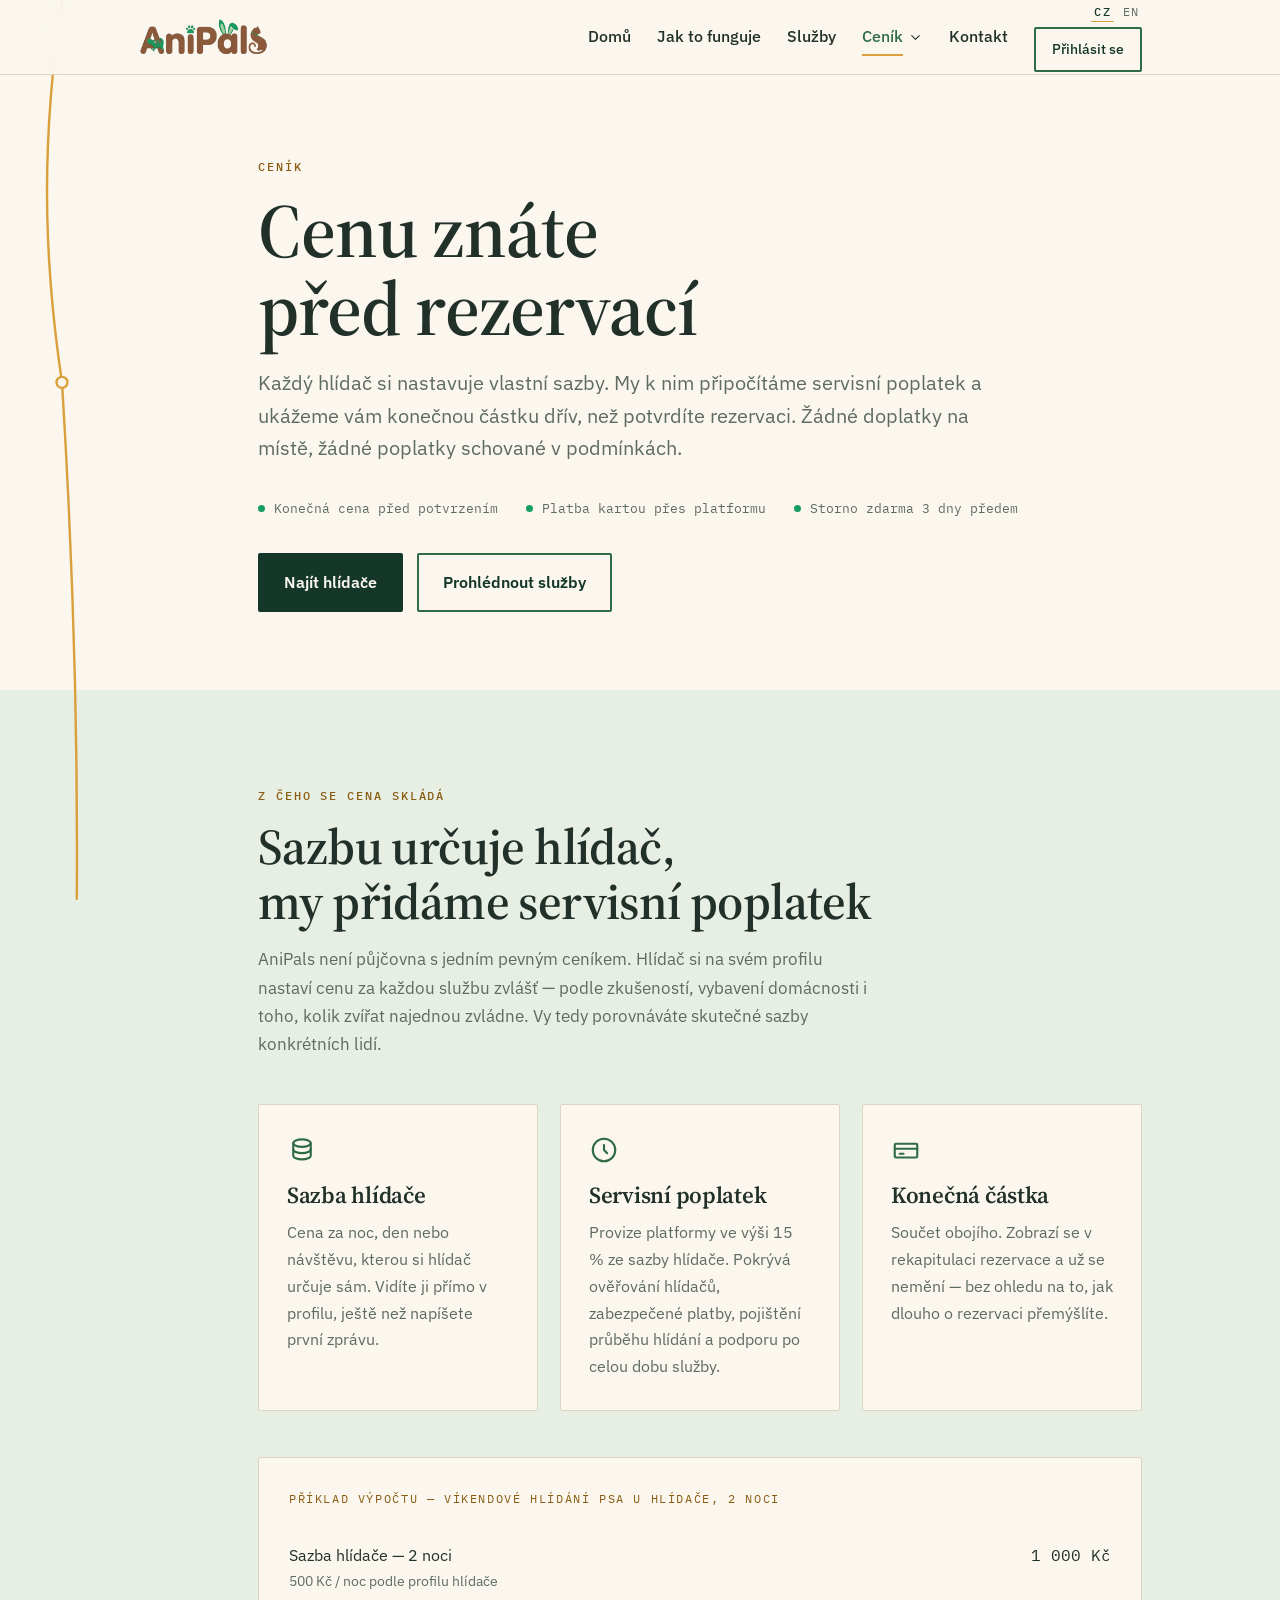
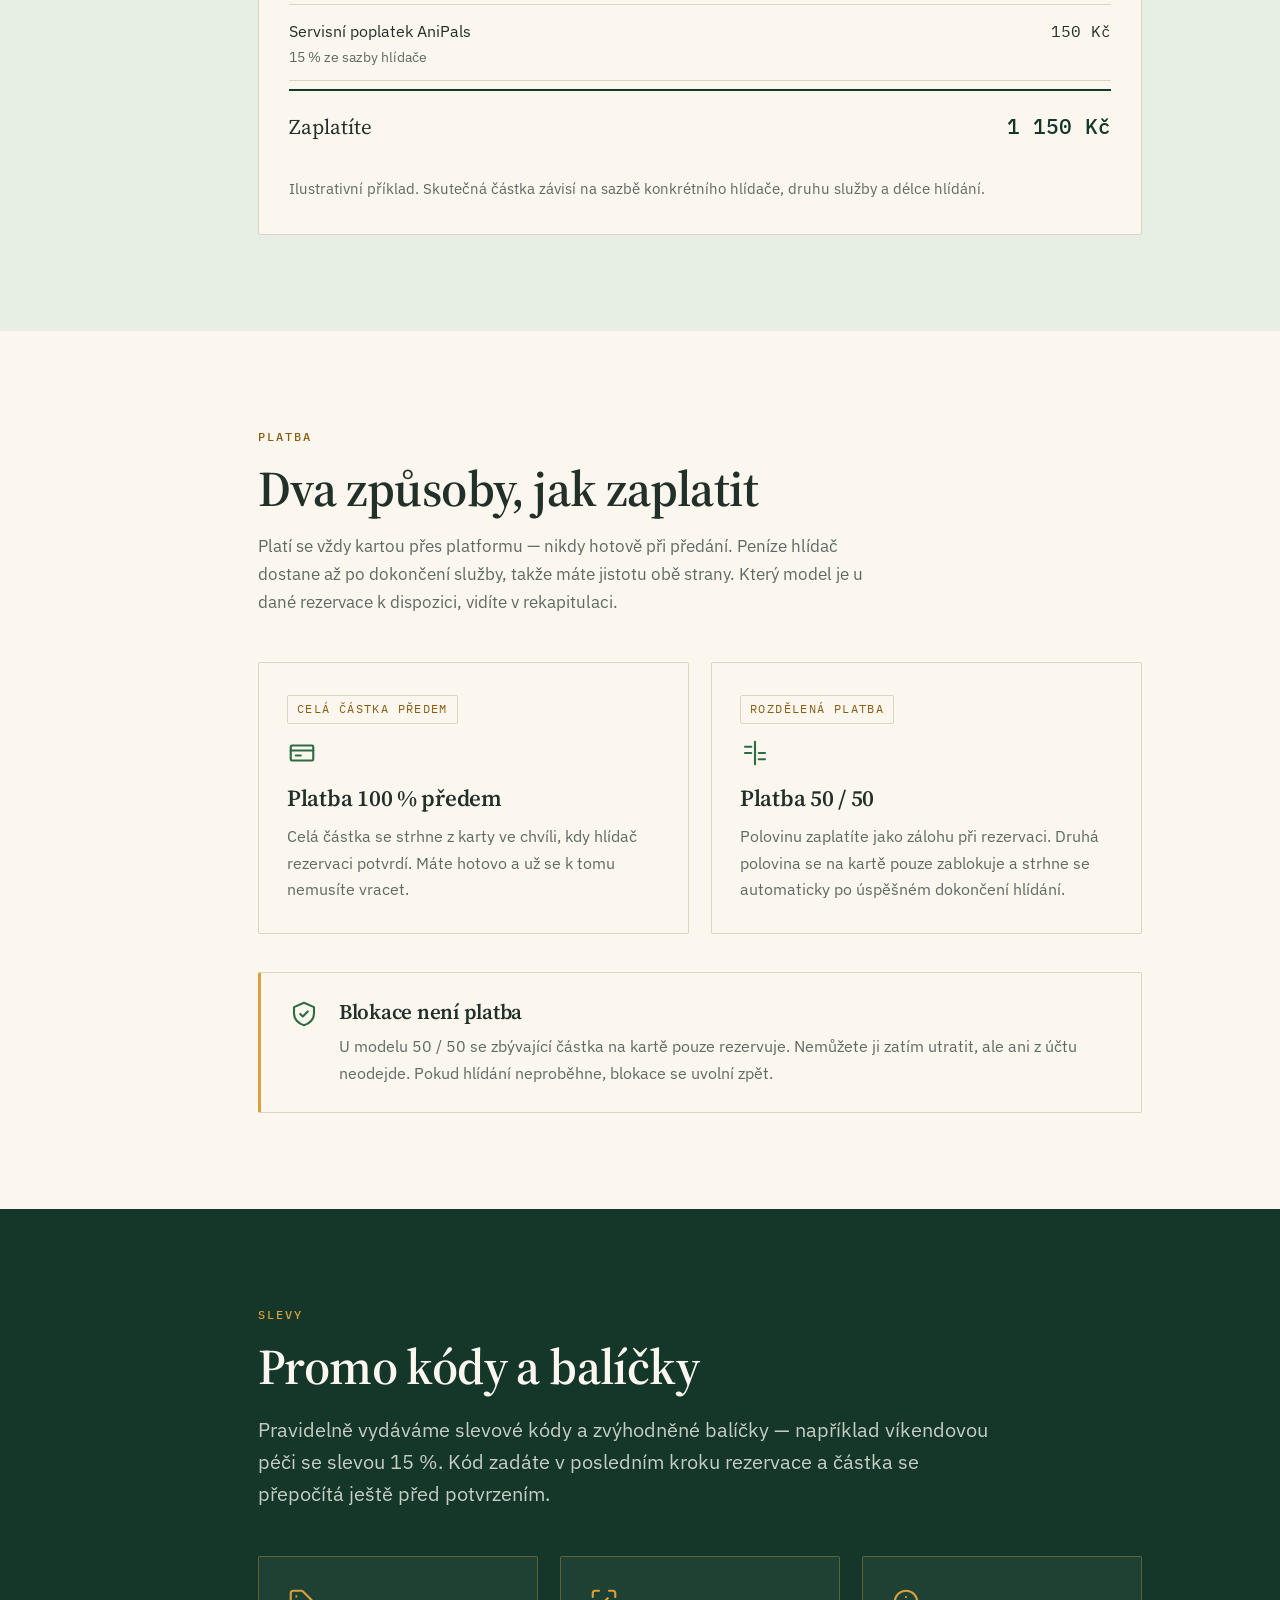
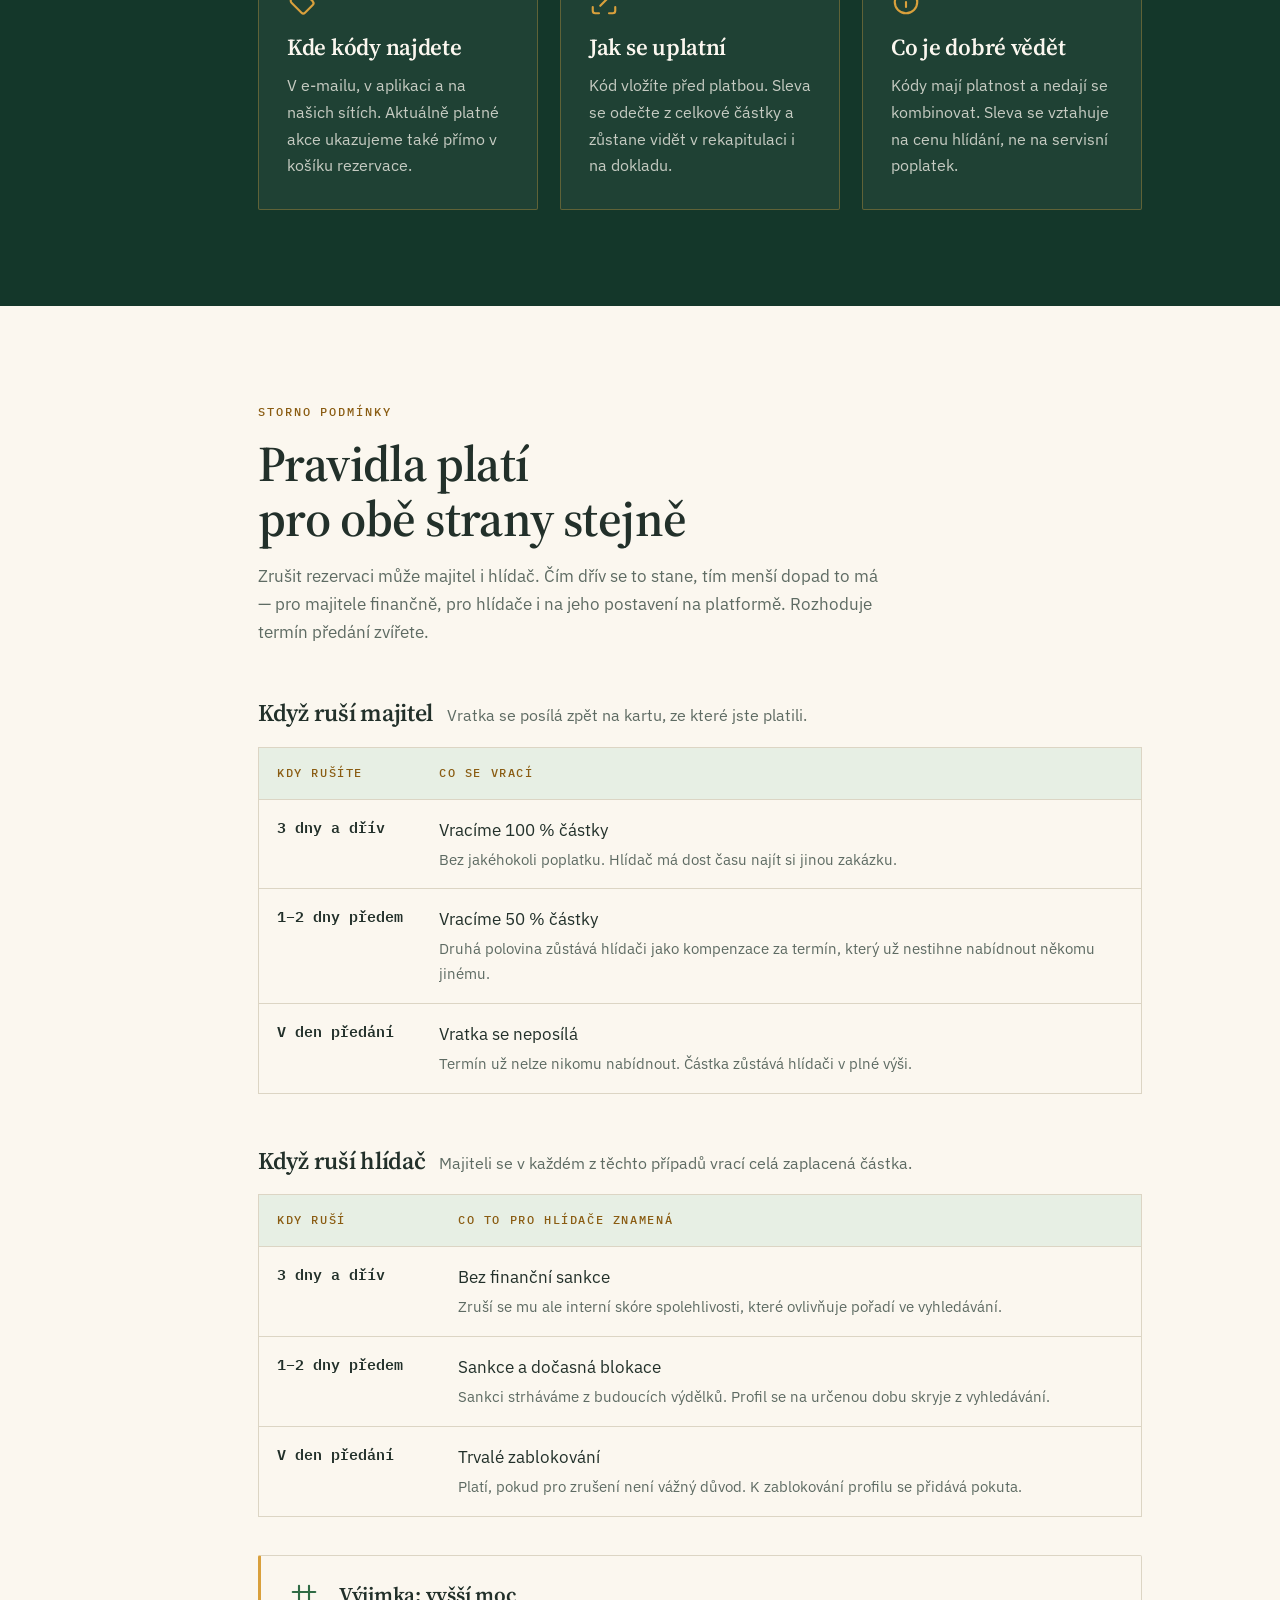
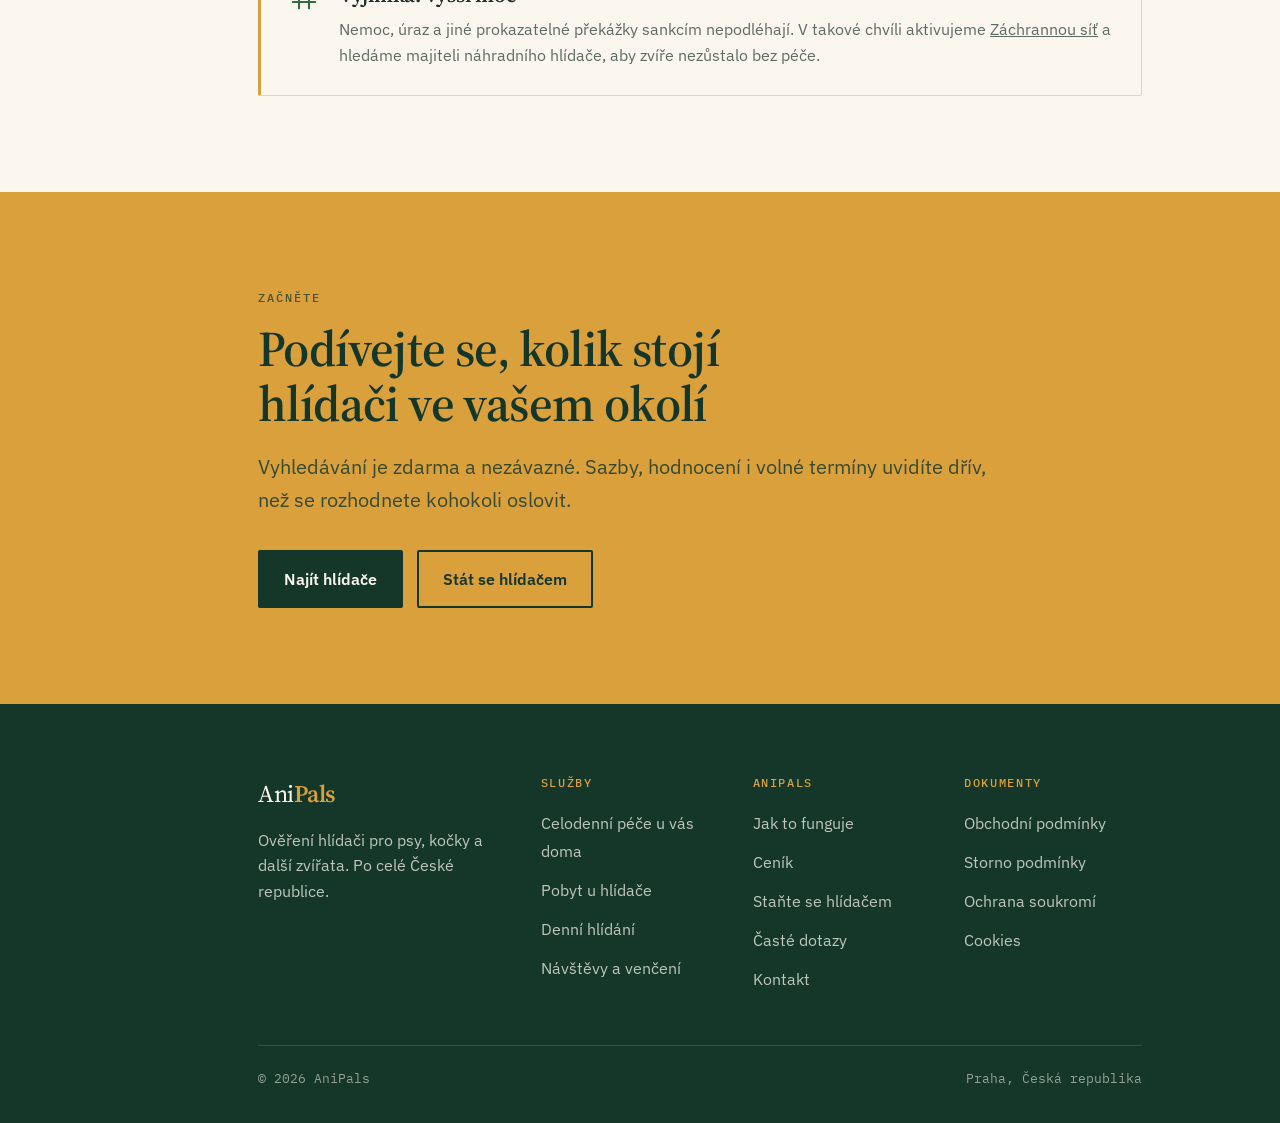
<file: cenik.html>
<!DOCTYPE html>
<html lang="cs">
<head>
<meta charset="utf-8">
<meta name="viewport" content="width=device-width, initial-scale=1">
<title>Ceník — AniPals</title>
<meta name="description" content="Jak u AniPals vzniká cena hlídání, jaké jsou způsoby platby, slevy a storno podmínky pro majitele i hlídače.">
<link rel="preconnect" href="https://fonts.googleapis.com">
<link rel="preconnect" href="https://fonts.gstatic.com" crossorigin>
<link href="https://fonts.googleapis.com/css2?family=IBM+Plex+Mono:wght@400;500&family=IBM+Plex+Sans:wght@400;500;600&family=Source+Serif+4:opsz,wght@8..60,600&display=swap&subset=latin-ext" rel="stylesheet">
<style>
:root{
  --forest:#14372A;
  --moss:#2F6B45;
  --leaf:#189D64;
  --sage:#E7EFE4;
  --mustard:#D9A03C;
  --mustard-dark:#8A5C12;
  --bark:#8B5A3A;
  --paper:#FBF7EF;
  --ink:#22302A;
  --ink-light:#5E6B63;
  --line:#DCD5C4;

  --serif:"Source Serif 4",Georgia,serif;
  --sans:"IBM Plex Sans",system-ui,-apple-system,sans-serif;
  --mono:"IBM Plex Mono",ui-monospace,monospace;

  --wrap:1060px;
  --rail:120px;
  --radius:2px;
  --shadow:0 10px 22px rgba(20,55,42,.22);
}

*{box-sizing:border-box}
html{scroll-behavior:smooth}
body{
  margin:0;
  background:var(--paper);
  color:var(--ink);
  font-family:var(--sans);
  font-size:17px;
  line-height:1.65;
  -webkit-font-smoothing:antialiased;
}
@media (prefers-reduced-motion:reduce){
  html{scroll-behavior:auto}
  *{animation-duration:.001ms!important;transition-duration:.001ms!important}
}

h1,h2,h3{font-family:var(--serif);font-weight:600;letter-spacing:-.012em;margin:0}
h1{font-size:clamp(44px,6vw,76px);line-height:1.03}
h2{font-size:clamp(32px,4.2vw,50px);line-height:1.1}
h3{font-size:23px;line-height:1.25}
p{margin:0}
a{color:inherit}

:focus-visible{outline:3px solid var(--mustard);outline-offset:3px;border-radius:var(--radius)}

.wrap{max-width:var(--wrap);margin:0 auto;padding:0 28px}
.section{padding:96px 0;position:relative}
.section[id]{scroll-margin-top:92px}
.section--paper{background:var(--paper)}
.section--sage{background:var(--sage)}
.section--forest{background:var(--forest);color:var(--paper)}
.section--mustard{background:var(--mustard);color:var(--forest)}
@media (min-width:1181px){
  .wrap{padding-left:calc(28px + var(--rail))}
}
@media (max-width:760px){
  .section{padding:60px 0}
}

.eyebrow{
  font-family:var(--mono);
  font-size:12px;
  font-weight:500;
  text-transform:uppercase;
  letter-spacing:.16em;
  color:var(--mustard-dark);
  margin:0 0 14px;
  display:block;
}
.section--forest .eyebrow{color:var(--mustard)}
.section--mustard .eyebrow{color:var(--forest);opacity:.72}

.lede{
  font-size:19.5px;
  color:var(--ink-light);
  max-width:62ch;
  margin-top:20px;
}
.section--forest .lede{color:rgba(251,247,239,.78)}
.section--mustard .lede{color:rgba(20,55,42,.82)}
.sub{color:var(--ink-light);max-width:62ch;margin-top:16px}
.section--forest .sub{color:rgba(251,247,239,.76)}
.section--mustard .sub{color:rgba(20,55,42,.8)}

/* ---------- tlačítka ---------- */
.btn{
  display:inline-flex;align-items:center;justify-content:center;
  font-family:var(--sans);font-size:16px;font-weight:600;
  padding:14px 24px;border-radius:var(--radius);
  border:2px solid transparent;text-decoration:none;cursor:pointer;
  transition:transform .18s ease,box-shadow .18s ease,background .18s ease,color .18s ease,border-color .18s ease;
}
.btn:hover{transform:translateY(-2px);box-shadow:var(--shadow)}
.btn.is-solid{background:var(--forest);color:var(--paper);border-color:var(--forest)}
.btn.is-solid:hover{background:var(--moss);border-color:var(--moss)}
.btn.is-line{background:transparent;color:var(--forest);border-color:var(--moss)}
.btn.is-line:hover{background:var(--moss);color:var(--paper)}
.btn.is-mustard{background:var(--mustard);color:var(--forest);border-color:var(--mustard)}
.btn.is-mustard:hover{background:#e8b357;border-color:#e8b357}
.btn.is-mini{font-size:14px;padding:9px 16px}
.section--forest .btn.is-line{color:var(--paper);border-color:var(--mustard)}
.section--forest .btn.is-line:hover{background:var(--mustard);color:var(--forest)}
.section--mustard .btn.is-line{color:var(--forest);border-color:var(--forest)}
.section--mustard .btn.is-line:hover{background:var(--forest);color:var(--paper)}

.btn-row{display:flex;flex-wrap:wrap;gap:14px;margin-top:34px}

/* ---------- hlavička ---------- */
.header{
  position:sticky;top:0;z-index:60;
  background:rgba(251,247,239,.86);
  backdrop-filter:blur(10px);
  -webkit-backdrop-filter:blur(10px);
  border-bottom:1px solid var(--line);
}
.header__inner{
  max-width:var(--wrap);margin:0 auto;padding:0 28px;
  height:74px;display:flex;align-items:center;gap:28px;
}
.logo{display:flex;align-items:center;gap:10px;text-decoration:none;flex:0 0 auto}
.logo img{height:40px;width:auto;display:block}
.logo__text{font-family:var(--serif);font-size:24px;color:var(--bark);letter-spacing:-.02em}
.logo__text b{color:var(--leaf);font-weight:600}

.nav{margin-left:auto;display:flex;align-items:center;gap:26px}
.nav a{
  position:relative;text-decoration:none;font-size:15.5px;font-weight:500;
  color:var(--ink);padding:6px 0;
}
.nav a::after{
  content:"";position:absolute;left:0;right:0;bottom:0;height:2px;
  background:var(--mustard);transform:scaleX(0);transform-origin:left;
  transition:transform .2s ease;
}
.nav a:hover::after,.nav a[aria-current="page"]::after{transform:scaleX(1)}
.nav a[aria-current="page"]{color:var(--moss)}

.header__right{display:flex;flex-direction:column;align-items:flex-end;gap:5px}
.langs{display:flex;gap:6px;font-family:var(--mono);font-size:11.5px;letter-spacing:.1em}
.langs button{
  background:none;border:0;padding:2px 3px;cursor:pointer;color:var(--ink-light);
  font-family:inherit;font-size:inherit;letter-spacing:inherit;
}
.langs button[aria-pressed="true"]{color:var(--forest);font-weight:500;border-bottom:1.5px solid var(--mustard)}

.burger{display:none;margin-left:auto;background:none;border:1px solid var(--line);border-radius:var(--radius);padding:9px 11px;cursor:pointer}
.burger span{display:block;width:20px;height:1.7px;background:var(--forest);margin:4px 0}

/* ---------- roletka v menu ---------- */
.nav__drop{position:relative;display:flex;align-items:center;gap:3px}
.nav__caret{
  background:none;border:0;padding:4px 0 4px 2px;cursor:pointer;color:var(--ink);
  display:flex;align-items:center;
}
.nav__caret svg{width:15px;height:15px;transition:transform .2s ease}
.nav__drop.is-open .nav__caret svg{transform:rotate(180deg)}
.nav__caret:hover{color:var(--moss)}

.dropdown{
  position:absolute;top:calc(100% + 14px);left:-16px;z-index:70;
  list-style:none;margin:0;padding:8px;min-width:236px;
  background:var(--paper);border:1px solid var(--line);border-radius:var(--radius);
  box-shadow:var(--shadow);
  opacity:0;visibility:hidden;transform:translateY(-4px);
  transition:opacity .16s ease,transform .16s ease,visibility .16s;
}
.nav__drop:hover .dropdown,
.nav__drop:focus-within .dropdown,
.nav__drop.is-open .dropdown{opacity:1;visibility:visible;transform:translateY(0)}
.dropdown::before{content:"";position:absolute;top:-14px;left:0;right:0;height:14px}
.dropdown a{
  display:block;padding:9px 12px;font-size:15px;font-weight:500;
  border-left:2px solid transparent;
}
.dropdown a::after{display:none}
.dropdown a:hover{background:var(--sage);border-left-color:var(--mustard);color:var(--forest)}

@media (max-width:900px){.nav{gap:18px}.nav a{font-size:14.5px}}
@media (max-width:760px){
  .burger{display:block}
  .nav{
    display:none;position:absolute;top:74px;left:0;right:0;
    flex-direction:column;align-items:flex-start;gap:0;
    background:var(--paper);border-bottom:1px solid var(--line);padding:10px 28px 22px;
  }
  .nav.is-open{display:flex}
  .nav a{padding:12px 0;width:100%;border-bottom:1px solid var(--line);font-size:16px}
  .nav a:last-of-type{border-bottom:0}
  .nav__drop{flex-direction:column;align-items:stretch;width:100%;gap:0}
  .nav__drop > a{border-bottom:0}
  .nav__caret{display:none}
  .dropdown{
    position:static;opacity:1;visibility:visible;transform:none;
    box-shadow:none;border:0;border-bottom:1px solid var(--line);
    background:none;padding:0 0 12px;min-width:0;
  }
  .dropdown::before{display:none}
  .dropdown a{padding:9px 0 9px 16px;border-left:1px solid var(--line);font-size:15px;color:var(--ink-light)}
  .dropdown a:hover{background:none;border-left-color:var(--mustard);color:var(--forest)}
  .header__right{display:none}
  .nav .header__right{display:flex;flex-direction:row;align-items:center;gap:14px;margin-top:16px}
}

/* ---------- vodítko ---------- */
.leash{
  position:fixed;top:0;left:0;width:var(--rail);height:100vh;
  z-index:2;pointer-events:none;
}
@media (max-width:1180px){.leash{display:none}}

/* ---------- hero ---------- */
.hero{padding-top:82px;padding-bottom:78px}
.hero__meta{
  display:flex;flex-wrap:wrap;gap:10px 28px;margin-top:34px;
  font-family:var(--mono);font-size:13px;color:var(--ink-light);
}
.hero__meta span{display:flex;align-items:center;gap:9px}
.hero__meta span::before{
  content:"";width:7px;height:7px;border-radius:50%;background:var(--leaf);flex:0 0 auto;
}

/* ---------- karty ---------- */
.grid{display:grid;gap:22px;margin-top:46px}
.grid--2{grid-template-columns:repeat(2,1fr)}
.grid--3{grid-template-columns:repeat(3,1fr)}
@media (max-width:900px){.grid--2,.grid--3{grid-template-columns:1fr}}

.card{
  background:var(--paper);
  border:1px solid var(--line);
  border-radius:var(--radius);
  padding:30px 28px;
  transition:transform .18s ease,box-shadow .18s ease,border-color .18s ease;
}
.card:hover{transform:translateY(-2px);box-shadow:var(--shadow);border-color:var(--moss)}
.card h3{margin:16px 0 10px}
.card p{color:var(--ink-light);font-size:16.2px}
.card .icon{color:var(--moss)}
.section--forest .card{background:rgba(251,247,239,.05);border-color:rgba(217,160,60,.34)}
.section--forest .card h3{color:var(--paper)}
.section--forest .card p{color:rgba(251,247,239,.76)}
.section--forest .card .icon{color:var(--mustard)}
.section--forest .card:hover{border-color:var(--mustard)}

.icon{display:block;width:30px;height:30px}

.card__tag{
  display:inline-block;font-family:var(--mono);font-size:11.5px;letter-spacing:.12em;
  text-transform:uppercase;color:var(--mustard-dark);border:1px solid var(--line);
  border-radius:var(--radius);padding:4px 9px;margin-bottom:14px;
}
.section--forest .card__tag{color:var(--mustard);border-color:rgba(217,160,60,.4)}

/* ---------- rozpad ceny ---------- */
.calc{
  margin-top:46px;background:var(--paper);border:1px solid var(--line);
  border-radius:var(--radius);padding:32px 30px;
}
.calc__caption{
  font-family:var(--mono);font-size:11.5px;letter-spacing:.14em;text-transform:uppercase;
  color:var(--mustard-dark);margin-bottom:20px;
}
.calc__row{
  display:flex;justify-content:space-between;align-items:baseline;gap:20px;
  padding:13px 0;border-bottom:1px solid var(--line);
}
.calc__row:last-of-type{border-bottom:0}
.calc__row span:first-child{font-size:16.2px}
.calc__row .num{font-family:var(--mono);font-size:16px;white-space:nowrap}
.calc__row small{display:block;color:var(--ink-light);font-size:14px;line-height:1.45;margin-top:2px}
.calc__row.is-total{
  border-top:2px solid var(--forest);margin-top:8px;padding-top:18px;
}
.calc__row.is-total span:first-child{font-family:var(--serif);font-size:21px}
.calc__row.is-total .num{font-size:21px;font-weight:500;color:var(--forest)}
.calc__note{margin-top:20px;font-size:15px;color:var(--ink-light)}

/* ---------- tabulky ---------- */
.tbl-head{margin-top:52px;display:flex;align-items:baseline;gap:14px;flex-wrap:wrap}
.tbl-head h3{font-size:24px}
.tbl-head p{color:var(--ink-light);font-size:15.5px}

.table-scroll{overflow-x:auto;margin-top:18px;-webkit-overflow-scrolling:touch}
table{
  width:100%;border-collapse:collapse;min-width:540px;
  background:var(--paper);border:1px solid var(--line);border-radius:var(--radius);
}
th,td{text-align:left;padding:16px 18px;border-bottom:1px solid var(--line);vertical-align:top}
thead th{
  font-family:var(--mono);font-size:11.5px;font-weight:500;letter-spacing:.14em;
  text-transform:uppercase;color:var(--mustard-dark);background:var(--sage);
}
.section--sage thead th{background:#dbe7d6}
tbody tr:last-child td{border-bottom:0}
td:first-child{font-weight:600;white-space:nowrap;font-family:var(--mono);font-size:15px}
td p{color:var(--ink-light);font-size:15px;margin-top:4px}

/* ---------- upozornění ---------- */
.callout{
  margin-top:38px;border:1px solid var(--line);border-left:3px solid var(--mustard);
  border-radius:var(--radius);padding:26px 28px;background:var(--paper);
  display:flex;gap:20px;align-items:flex-start;
}
.callout .icon{flex:0 0 auto;color:var(--moss)}
.callout h3{font-size:21px;margin-bottom:8px}
.callout p{color:var(--ink-light);font-size:16px}

/* ---------- patička ---------- */
.footer{background:var(--forest);color:rgba(251,247,239,.74);padding:70px 0 34px}
.footer__grid{display:grid;grid-template-columns:1.4fr 1fr 1fr 1fr;gap:34px}
@media (max-width:900px){.footer__grid{grid-template-columns:1fr 1fr}}
@media (max-width:560px){.footer__grid{grid-template-columns:1fr}}
.footer h4{
  font-family:var(--mono);font-size:11.5px;font-weight:500;letter-spacing:.14em;
  text-transform:uppercase;color:var(--mustard);margin:0 0 16px;
}
.footer ul{list-style:none;margin:0;padding:0;display:grid;gap:11px}
.footer a{text-decoration:none;font-size:15.5px}
.footer a:hover{color:var(--mustard)}
.footer__about p{font-size:15.5px;max-width:34ch;margin-top:14px}
.footer__bottom{
  margin-top:52px;padding-top:22px;border-top:1px solid rgba(251,247,239,.14);
  display:flex;justify-content:space-between;gap:16px;flex-wrap:wrap;
  font-family:var(--mono);font-size:12.5px;color:rgba(251,247,239,.55);
}
.footer .logo__text{color:var(--paper)}
.footer .logo__text b{color:var(--mustard)}
</style>
</head>
<body>

<!-- ============ HLAVIČKA ============ -->
<header class="header">
  <div class="header__inner">
    <!-- LOGO: sem vlož <img src="data:image/png;base64,…" alt="AniPals"> z úvodní stránky -->
    <a class="logo" href="index.html" aria-label="AniPals — přejít na úvodní stránku">
      <img src="[data-uri]" alt="AniPals">
    </a>

    <button class="burger" aria-expanded="false" aria-controls="nav" aria-label="Otevřít menu">
      <span></span><span></span><span></span>
    </button>

    <nav class="nav" id="nav">
      <a href="index.html">Domů</a>
      <a href="jak-to-funguje.html">Jak to funguje</a>
      <a href="sluzby.html">Služby</a>
      <div class="nav__drop">
        <a href="cenik.html" aria-current="page">Ceník</a>
        <button class="nav__caret" type="button" aria-expanded="false" aria-controls="cenik-menu" aria-label="Zobrazit sekce ceníku">
          <svg viewBox="0 0 24 24" fill="none" stroke="currentColor" stroke-width="1.7" stroke-linecap="round" stroke-linejoin="round" aria-hidden="true">
            <path d="m6 9 6 6 6-6"></path>
          </svg>
        </button>
        <ul class="dropdown" id="cenik-menu">
          <li><a href="#z-ceho-se-cena-sklada">Z čeho se cena skládá</a></li>
          <li><a href="#jak-zaplatit">Jak zaplatit</a></li>
          <li><a href="#slevy">Slevy</a></li>
          <li><a href="#storno">Storno podmínky</a></li>
        </ul>
      </div>
      <a href="kontakt.html">Kontakt</a>
      <div class="header__right">
        <div class="langs">
          <button type="button" aria-pressed="true">CZ</button>
          <button type="button" aria-pressed="false">EN</button>
        </div>
        <a class="btn is-line is-mini" href="#">Přihlásit se</a>
      </div>
    </nav>
  </div>
</header>

<!-- ============ VODÍTKO ============ -->
<svg class="leash" id="leash" aria-hidden="true" preserveAspectRatio="none"></svg>

<main>

  <!-- ---------- 1. HERO ---------- -->
  <section class="section section--paper hero" data-stop>
    <div class="wrap">
      <span class="eyebrow">Ceník</span>
      <h1>Cenu znáte<br>před rezervací</h1>
      <p class="lede">
        Každý hlídač si nastavuje vlastní sazby. My k nim připočítáme servisní poplatek
        a ukážeme vám konečnou částku dřív, než potvrdíte rezervaci. Žádné doplatky na místě,
        žádné poplatky schované v podmínkách.
      </p>
      <div class="hero__meta">
        <span>Konečná cena před potvrzením</span>
        <span>Platba kartou přes platformu</span>
        <span>Storno zdarma 3 dny předem</span>
      </div>
      <div class="btn-row">
        <a class="btn is-solid" href="index.html#sluzby">Najít hlídače</a>
        <a class="btn is-line" href="sluzby.html">Prohlédnout služby</a>
      </div>
    </div>
  </section>

  <!-- ---------- 2. JAK VZNIKÁ CENA ---------- -->
  <section class="section section--sage" id="z-ceho-se-cena-sklada" data-stop>
    <div class="wrap">
      <span class="eyebrow">Z čeho se cena skládá</span>
      <h2>Sazbu určuje hlídač,<br>my přidáme servisní poplatek</h2>
      <p class="sub">
        AniPals není půjčovna s jedním pevným ceníkem. Hlídač si na svém profilu nastaví
        cenu za každou službu zvlášť — podle zkušeností, vybavení domácnosti i toho, kolik
        zvířat najednou zvládne. Vy tedy porovnáváte skutečné sazby konkrétních lidí.
      </p>

      <div class="grid grid--3">
        <article class="card">
          <svg class="icon" viewBox="0 0 24 24" fill="none" stroke="currentColor" stroke-width="1.7" stroke-linecap="round" stroke-linejoin="round" aria-hidden="true">
            <ellipse cx="12" cy="6.5" rx="7" ry="3"></ellipse>
            <path d="M5 6.5v5c0 1.66 3.13 3 7 3s7-1.34 7-3v-5"></path>
            <path d="M5 11.5v5c0 1.66 3.13 3 7 3s7-1.34 7-3v-5"></path>
          </svg>
          <h3>Sazba hlídače</h3>
          <p>Cena za noc, den nebo návštěvu, kterou si hlídač určuje sám. Vidíte ji přímo v profilu, ještě než napíšete první zprávu.</p>
        </article>

        <article class="card">
          <svg class="icon" viewBox="0 0 24 24" fill="none" stroke="currentColor" stroke-width="1.7" stroke-linecap="round" stroke-linejoin="round" aria-hidden="true">
            <path d="M12 21a9 9 0 1 0 0-18 9 9 0 0 0 0 18Z"></path><path d="M12 8v4l2.5 2.5"></path>
          </svg>
          <h3>Servisní poplatek</h3>
          <p>Provize platformy ve výši 15 % ze sazby hlídače. Pokrývá ověřování hlídačů, zabezpečené platby, pojištění průběhu hlídání a podporu po celou dobu služby.</p>
        </article>

        <article class="card">
          <svg class="icon" viewBox="0 0 24 24" fill="none" stroke="currentColor" stroke-width="1.7" stroke-linecap="round" stroke-linejoin="round" aria-hidden="true">
            <path d="M20 7H4a1 1 0 0 0-1 1v9a1 1 0 0 0 1 1h16a1 1 0 0 0 1-1V8a1 1 0 0 0-1-1Z"></path><path d="M3 11h18"></path><path d="M7 15h3"></path>
          </svg>
          <h3>Konečná částka</h3>
          <p>Součet obojího. Zobrazí se v rekapitulaci rezervace a už se nemění — bez ohledu na to, jak dlouho o rezervaci přemýšlíte.</p>
        </article>
      </div>

      <div class="calc">
        <p class="calc__caption">Příklad výpočtu — víkendové hlídání psa u hlídače, 2 noci</p>
        <div class="calc__row">
          <span>Sazba hlídače — 2 noci
            <small>500 Kč / noc podle profilu hlídače</small>
          </span>
          <span class="num">1 000 Kč</span>
        </div>
        <div class="calc__row">
          <span>Servisní poplatek AniPals
            <small>15 % ze sazby hlídače</small>
          </span>
          <span class="num">150 Kč</span>
        </div>
        <div class="calc__row is-total">
          <span>Zaplatíte</span>
          <span class="num">1 150 Kč</span>
        </div>
        <p class="calc__note">
          Ilustrativní příklad. Skutečná částka závisí na sazbě konkrétního hlídače,
          druhu služby a délce hlídání.
        </p>
      </div>
    </div>
  </section>

  <!-- ---------- 3. PLATEBNÍ MODELY ---------- -->
  <section class="section section--paper" id="jak-zaplatit" data-stop>
    <div class="wrap">
      <span class="eyebrow">Platba</span>
      <h2>Dva způsoby, jak zaplatit</h2>
      <p class="sub">
        Platí se vždy kartou přes platformu — nikdy hotově při předání. Peníze hlídač
        dostane až po dokončení služby, takže máte jistotu obě strany.
        Který model je u dané rezervace k dispozici, vidíte v rekapitulaci.
      </p>

      <div class="grid grid--2">
        <article class="card">
          <span class="card__tag">Celá částka předem</span>
          <svg class="icon" viewBox="0 0 24 24" fill="none" stroke="currentColor" stroke-width="1.7" stroke-linecap="round" stroke-linejoin="round" aria-hidden="true">
            <path d="M20 6H4a1 1 0 0 0-1 1v10a1 1 0 0 0 1 1h16a1 1 0 0 0 1-1V7a1 1 0 0 0-1-1Z"></path><path d="M3 10h18"></path><path d="M7 14h4"></path>
          </svg>
          <h3>Platba 100 % předem</h3>
          <p>
            Celá částka se strhne z karty ve chvíli, kdy hlídač rezervaci potvrdí.
            Máte hotovo a už se k tomu nemusíte vracet.
          </p>
        </article>

        <article class="card">
          <span class="card__tag">Rozdělená platba</span>
          <svg class="icon" viewBox="0 0 24 24" fill="none" stroke="currentColor" stroke-width="1.7" stroke-linecap="round" stroke-linejoin="round" aria-hidden="true">
            <path d="M12 3v18"></path><path d="M4 7h5"></path><path d="M4 12h5"></path><path d="M15 12h5"></path><path d="M15 17h5"></path>
          </svg>
          <h3>Platba 50 / 50</h3>
          <p>
            Polovinu zaplatíte jako zálohu při rezervaci. Druhá polovina se na kartě
            pouze zablokuje a strhne se automaticky po úspěšném dokončení hlídání.
          </p>
        </article>
      </div>

      <div class="callout">
        <svg class="icon" viewBox="0 0 24 24" fill="none" stroke="currentColor" stroke-width="1.7" stroke-linecap="round" stroke-linejoin="round" aria-hidden="true">
          <path d="M12 3 4 6.5v5c0 4.4 3.2 8.2 8 9.5 4.8-1.3 8-5.1 8-9.5v-5L12 3Z"></path><path d="m9 12 2 2 4-4"></path>
        </svg>
        <div>
          <h3>Blokace není platba</h3>
          <p>
            U modelu 50 / 50 se zbývající částka na kartě pouze rezervuje. Nemůžete ji
            zatím utratit, ale ani z účtu neodejde. Pokud hlídání neproběhne, blokace
            se uvolní zpět.
          </p>
        </div>
      </div>
    </div>
  </section>

  <!-- ---------- 4. SLEVY ---------- -->
  <section class="section section--forest" id="slevy" data-stop>
    <div class="wrap">
      <span class="eyebrow">Slevy</span>
      <h2>Promo kódy a balíčky</h2>
      <p class="lede">
        Pravidelně vydáváme slevové kódy a zvýhodněné balíčky — například víkendovou péči
        se slevou 15 %. Kód zadáte v posledním kroku rezervace a částka se přepočítá ještě
        před potvrzením.
      </p>

      <div class="grid grid--3">
        <article class="card">
          <svg class="icon" viewBox="0 0 24 24" fill="none" stroke="currentColor" stroke-width="1.7" stroke-linecap="round" stroke-linejoin="round" aria-hidden="true">
            <path d="M20.6 11.4 12.6 3.4A2 2 0 0 0 11.2 3H5a2 2 0 0 0-2 2v6.2c0 .5.2 1 .6 1.4l8 8a2 2 0 0 0 2.8 0l6.2-6.2a2 2 0 0 0 0-2.8Z"></path><path d="M7.5 7.5h.01"></path>
          </svg>
          <h3>Kde kódy najdete</h3>
          <p>V e-mailu, v aplikaci a na našich sítích. Aktuálně platné akce ukazujeme také přímo v košíku rezervace.</p>
        </article>

        <article class="card">
          <svg class="icon" viewBox="0 0 24 24" fill="none" stroke="currentColor" stroke-width="1.7" stroke-linecap="round" stroke-linejoin="round" aria-hidden="true">
            <path d="M8 3H5a2 2 0 0 0-2 2v3"></path><path d="M16 3h3a2 2 0 0 1 2 2v3"></path><path d="M8 21H5a2 2 0 0 1-2-2v-3"></path><path d="M16 21h3a2 2 0 0 0 2-2v-3"></path><path d="M9 15 15 9"></path>
          </svg>
          <h3>Jak se uplatní</h3>
          <p>Kód vložíte před platbou. Sleva se odečte z celkové částky a zůstane vidět v rekapitulaci i na dokladu.</p>
        </article>

        <article class="card">
          <svg class="icon" viewBox="0 0 24 24" fill="none" stroke="currentColor" stroke-width="1.7" stroke-linecap="round" stroke-linejoin="round" aria-hidden="true">
            <path d="M12 21a9 9 0 1 0 0-18 9 9 0 0 0 0 18Z"></path><path d="M12 16v-4"></path><path d="M12 8h.01"></path>
          </svg>
          <h3>Co je dobré vědět</h3>
          <p>Kódy mají platnost a nedají se kombinovat. Sleva se vztahuje na cenu hlídání, ne na servisní poplatek.</p>
        </article>
      </div>
    </div>
  </section>

  <!-- ---------- 5. STORNO ---------- -->
  <section class="section section--paper" id="storno" data-stop>
    <div class="wrap">
      <span class="eyebrow">Storno podmínky</span>
      <h2>Pravidla platí<br>pro obě strany stejně</h2>
      <p class="sub">
        Zrušit rezervaci může majitel i hlídač. Čím dřív se to stane, tím menší dopad to má —
        pro majitele finančně, pro hlídače i na jeho postavení na platformě.
        Rozhoduje termín předání zvířete.
      </p>

      <div class="tbl-head">
        <h3>Když ruší majitel</h3>
        <p>Vratka se posílá zpět na kartu, ze které jste platili.</p>
      </div>
      <div class="table-scroll">
        <table>
          <caption class="visually-hidden" hidden>Storno podmínky pro majitele</caption>
          <thead>
            <tr><th scope="col">Kdy rušíte</th><th scope="col">Co se vrací</th></tr>
          </thead>
          <tbody>
            <tr>
              <td>3 dny a dřív</td>
              <td>Vracíme 100 % částky
                <p>Bez jakéhokoli poplatku. Hlídač má dost času najít si jinou zakázku.</p>
              </td>
            </tr>
            <tr>
              <td>1–2 dny předem</td>
              <td>Vracíme 50 % částky
                <p>Druhá polovina zůstává hlídači jako kompenzace za termín, který už nestihne nabídnout někomu jinému.</p>
              </td>
            </tr>
            <tr>
              <td>V den předání</td>
              <td>Vratka se neposílá
                <p>Termín už nelze nikomu nabídnout. Částka zůstává hlídači v plné výši.</p>
              </td>
            </tr>
          </tbody>
        </table>
      </div>

      <div class="tbl-head">
        <h3>Když ruší hlídač</h3>
        <p>Majiteli se v každém z těchto případů vrací celá zaplacená částka.</p>
      </div>
      <div class="table-scroll">
        <table>
          <thead>
            <tr><th scope="col">Kdy ruší</th><th scope="col">Co to pro hlídače znamená</th></tr>
          </thead>
          <tbody>
            <tr>
              <td>3 dny a dřív</td>
              <td>Bez finanční sankce
                <p>Zruší se mu ale interní skóre spolehlivosti, které ovlivňuje pořadí ve vyhledávání.</p>
              </td>
            </tr>
            <tr>
              <td>1–2 dny předem</td>
              <td>Sankce a dočasná blokace
                <p>Sankci strháváme z budoucích výdělků. Profil se na určenou dobu skryje z vyhledávání.</p>
              </td>
            </tr>
            <tr>
              <td>V den předání</td>
              <td>Trvalé zablokování
                <p>Platí, pokud pro zrušení není vážný důvod. K zablokování profilu se přidává pokuta.</p>
              </td>
            </tr>
          </tbody>
        </table>
      </div>

      <div class="callout">
        <svg class="icon" viewBox="0 0 24 24" fill="none" stroke="currentColor" stroke-width="1.7" stroke-linecap="round" stroke-linejoin="round" aria-hidden="true">
          <path d="M3 8h18"></path><path d="M3 16h18"></path><path d="M8 3v18"></path><path d="M16 3v18"></path>
        </svg>
        <div>
          <h3>Výjimka: vyšší moc</h3>
          <p>
            Nemoc, úraz a jiné prokazatelné překážky sankcím nepodléhají. V takové chvíli
            aktivujeme <a href="sluzby.html#zachranna-sit">Záchrannou síť</a> a hledáme
            majiteli náhradního hlídače, aby zvíře nezůstalo bez péče.
          </p>
        </div>
      </div>
    </div>
  </section>

  <!-- ---------- 6. ZÁVĚR ---------- -->
  <section class="section section--mustard" data-stop>
    <div class="wrap">
      <span class="eyebrow">Začněte</span>
      <h2>Podívejte se, kolik stojí<br>hlídači ve vašem okolí</h2>
      <p class="lede">
        Vyhledávání je zdarma a nezávazné. Sazby, hodnocení i volné termíny uvidíte
        dřív, než se rozhodnete kohokoli oslovit.
      </p>
      <div class="btn-row">
        <a class="btn is-solid" href="index.html#sluzby">Najít hlídače</a>
        <a class="btn is-line" href="jak-to-funguje.html#prehled">Stát se hlídačem</a>
      </div>
    </div>
  </section>

</main>

<!-- ============ PATIČKA ============ -->
<footer class="footer">
  <div class="wrap">
    <div class="footer__grid">
      <div class="footer__about">
        <span class="logo__text">Ani<b>Pals</b></span>
        <p>Ověření hlídači pro psy, kočky a další zvířata. Po celé České republice.</p>
      </div>
      <div>
        <h4>Služby</h4>
        <ul>
          <li><a href="sluzby.html">Celodenní péče u vás doma</a></li>
          <li><a href="sluzby.html">Pobyt u hlídače</a></li>
          <li><a href="sluzby.html">Denní hlídání</a></li>
          <li><a href="sluzby.html">Návštěvy a venčení</a></li>
        </ul>
      </div>
      <div>
        <h4>AniPals</h4>
        <ul>
          <li><a href="jak-to-funguje.html">Jak to funguje</a></li>
          <li><a href="cenik.html">Ceník</a></li>
          <li><a href="jak-to-funguje.html#prehled">Staňte se hlídačem</a></li>
          <li><a href="caste-dotazy.html">Časté dotazy</a></li>
          <li><a href="kontakt.html">Kontakt</a></li>
        </ul>
      </div>
      <div>
        <h4>Dokumenty</h4>
        <ul>
          <li><a href="#">Obchodní podmínky</a></li>
          <li><a href="storno.html">Storno podmínky</a></li>
          <li><a href="#">Ochrana soukromí</a></li>
          <li><a href="#">Cookies</a></li>
        </ul>
      </div>
    </div>
    <div class="footer__bottom">
      <span>© 2026 AniPals</span>
      <span>Praha, Česká republika</span>
    </div>
  </div>
</footer>

<script>
// ---------- hamburger ----------
(function(){
  var burger = document.querySelector('.burger');
  var nav = document.getElementById('nav');
  if(!burger || !nav) return;
  burger.addEventListener('click', function(){
    var open = nav.classList.toggle('is-open');
    burger.setAttribute('aria-expanded', open ? 'true' : 'false');
    burger.setAttribute('aria-label', open ? 'Zavřít menu' : 'Otevřít menu');
  });
})();

// ---------- roletka Ceník ----------
(function(){
  var drop = document.querySelector('.nav__drop');
  var caret = document.querySelector('.nav__caret');
  if(!drop || !caret) return;

  function setOpen(open){
    drop.classList.toggle('is-open', open);
    caret.setAttribute('aria-expanded', open ? 'true' : 'false');
    caret.setAttribute('aria-label', open ? 'Skrýt sekce ceníku' : 'Zobrazit sekce ceníku');
  }

  caret.addEventListener('click', function(e){
    e.preventDefault();
    setOpen(!drop.classList.contains('is-open'));
  });

  document.addEventListener('click', function(e){
    if(!drop.contains(e.target)) setOpen(false);
  });

  document.addEventListener('keydown', function(e){
    if(e.key === 'Escape' && drop.classList.contains('is-open')){
      setOpen(false);
      caret.focus();
    }
  });

  drop.querySelectorAll('.dropdown a').forEach(function(a){
    a.addEventListener('click', function(e){
      var id = a.getAttribute('href');
      var target = id && id.charAt(0) === '#' ? document.querySelector(id) : null;

      setOpen(false);
      var nav = document.getElementById('nav');
      var burger = document.querySelector('.burger');
      if(nav && nav.classList.contains('is-open')){
        nav.classList.remove('is-open');
        if(burger) burger.setAttribute('aria-expanded','false');
      }

      if(!target) return;
      e.preventDefault();

      var header = document.querySelector('.header');
      var offset = header ? header.offsetHeight + 18 : 92;
      var y = target.getBoundingClientRect().top + window.scrollY - offset;
      var smooth = !window.matchMedia('(prefers-reduced-motion: reduce)').matches;

      window.scrollTo({top: y, behavior: smooth ? 'smooth' : 'auto'});
      history.replaceState(null, '', id);
      target.setAttribute('tabindex','-1');
      target.focus({preventScroll:true});
    });
  });
})();

// ---------- vodítko ----------
(function(){
  var svg = document.getElementById('leash');
  if(!svg) return;

  var reduced = window.matchMedia('(prefers-reduced-motion: reduce)').matches;
  var path, clips = [], total = 0, stops = [];

  function build(){
    svg.innerHTML = '';
    clips = [];
    var docH = document.documentElement.scrollHeight;
    var W = 120;
    svg.setAttribute('viewBox', '0 0 ' + W + ' ' + docH);
    svg.setAttribute('height', '100vh');
    svg.style.height = '100vh';

    stops = Array.prototype.slice.call(document.querySelectorAll('[data-stop]'));
    if(stops.length < 3){ return; }

    var pts = stops.map(function(el){
      var r = el.getBoundingClientRect();
      var y = r.top + window.scrollY + r.height / 2;
      return y;
    });

    var x = 62, sway = 20;
    var d = 'M ' + x + ' 0';
    pts.forEach(function(y, i){
      var cx = x + (i % 2 === 0 ? -sway : sway);
      var prevY = i === 0 ? 0 : pts[i-1];
      d += ' C ' + cx + ' ' + (prevY + (y - prevY) * 0.35) +
           ', ' + cx + ' ' + (prevY + (y - prevY) * 0.65) +
           ', ' + x + ' ' + y;
    });
    d += ' L ' + x + ' ' + docH;

    var ns = 'http://www.w3.org/2000/svg';
    path = document.createElementNS(ns, 'path');
    path.setAttribute('d', d);
    path.setAttribute('fill', 'none');
    path.setAttribute('stroke', '#D9A03C');
    path.setAttribute('stroke-width', '2.4');
    path.setAttribute('stroke-linecap', 'round');
    path.setAttribute('vector-effect', 'non-scaling-stroke');
    svg.appendChild(path);

    total = path.getTotalLength();
    path.style.strokeDasharray = total;
    path.style.strokeDashoffset = reduced ? 0 : total;

    pts.forEach(function(y){
      var c = document.createElementNS(ns, 'circle');
      c.setAttribute('cx', x);
      c.setAttribute('cy', y);
      c.setAttribute('r', '5.5');
      c.setAttribute('fill', '#FBF7EF');
      c.setAttribute('stroke', '#D9A03C');
      c.setAttribute('stroke-width', '2.4');
      c.setAttribute('vector-effect', 'non-scaling-stroke');
      c.style.opacity = reduced ? 1 : 0;
      c.style.transition = 'opacity .35s ease';
      c.dataset.y = y;
      svg.appendChild(c);
      clips.push(c);
    });

    // svg je fixed přes celou výšku okna, posouváme obsah scrollem
    svg.style.overflow = 'visible';
    draw();
  }

  function draw(){
    if(!path) return;
    var docH = document.documentElement.scrollHeight;
    var scrolled = window.scrollY + window.innerHeight;
    var ratio = Math.min(1, Math.max(0, scrolled / docH));

    // posun kresby tak, aby linka „tekla" spolu se stránkou
    svg.setAttribute('viewBox', '0 ' + window.scrollY + ' 120 ' + window.innerHeight);

    if(!reduced){
      path.style.strokeDashoffset = total * (1 - ratio);
    }
    clips.forEach(function(c){
      var y = parseFloat(c.dataset.y);
      c.style.opacity = (y < window.scrollY + window.innerHeight * 0.85) ? 1 : 0;
    });
  }

  var raf;
  function onScroll(){
    if(raf) return;
    raf = requestAnimationFrame(function(){ raf = null; draw(); });
  }

  window.addEventListener('load', build);
  window.addEventListener('scroll', onScroll, {passive:true});
  var rt;
  window.addEventListener('resize', function(){
    clearTimeout(rt);
    rt = setTimeout(build, 160);
  });
  build();
})();
</script>
</body>
</html>
</file>
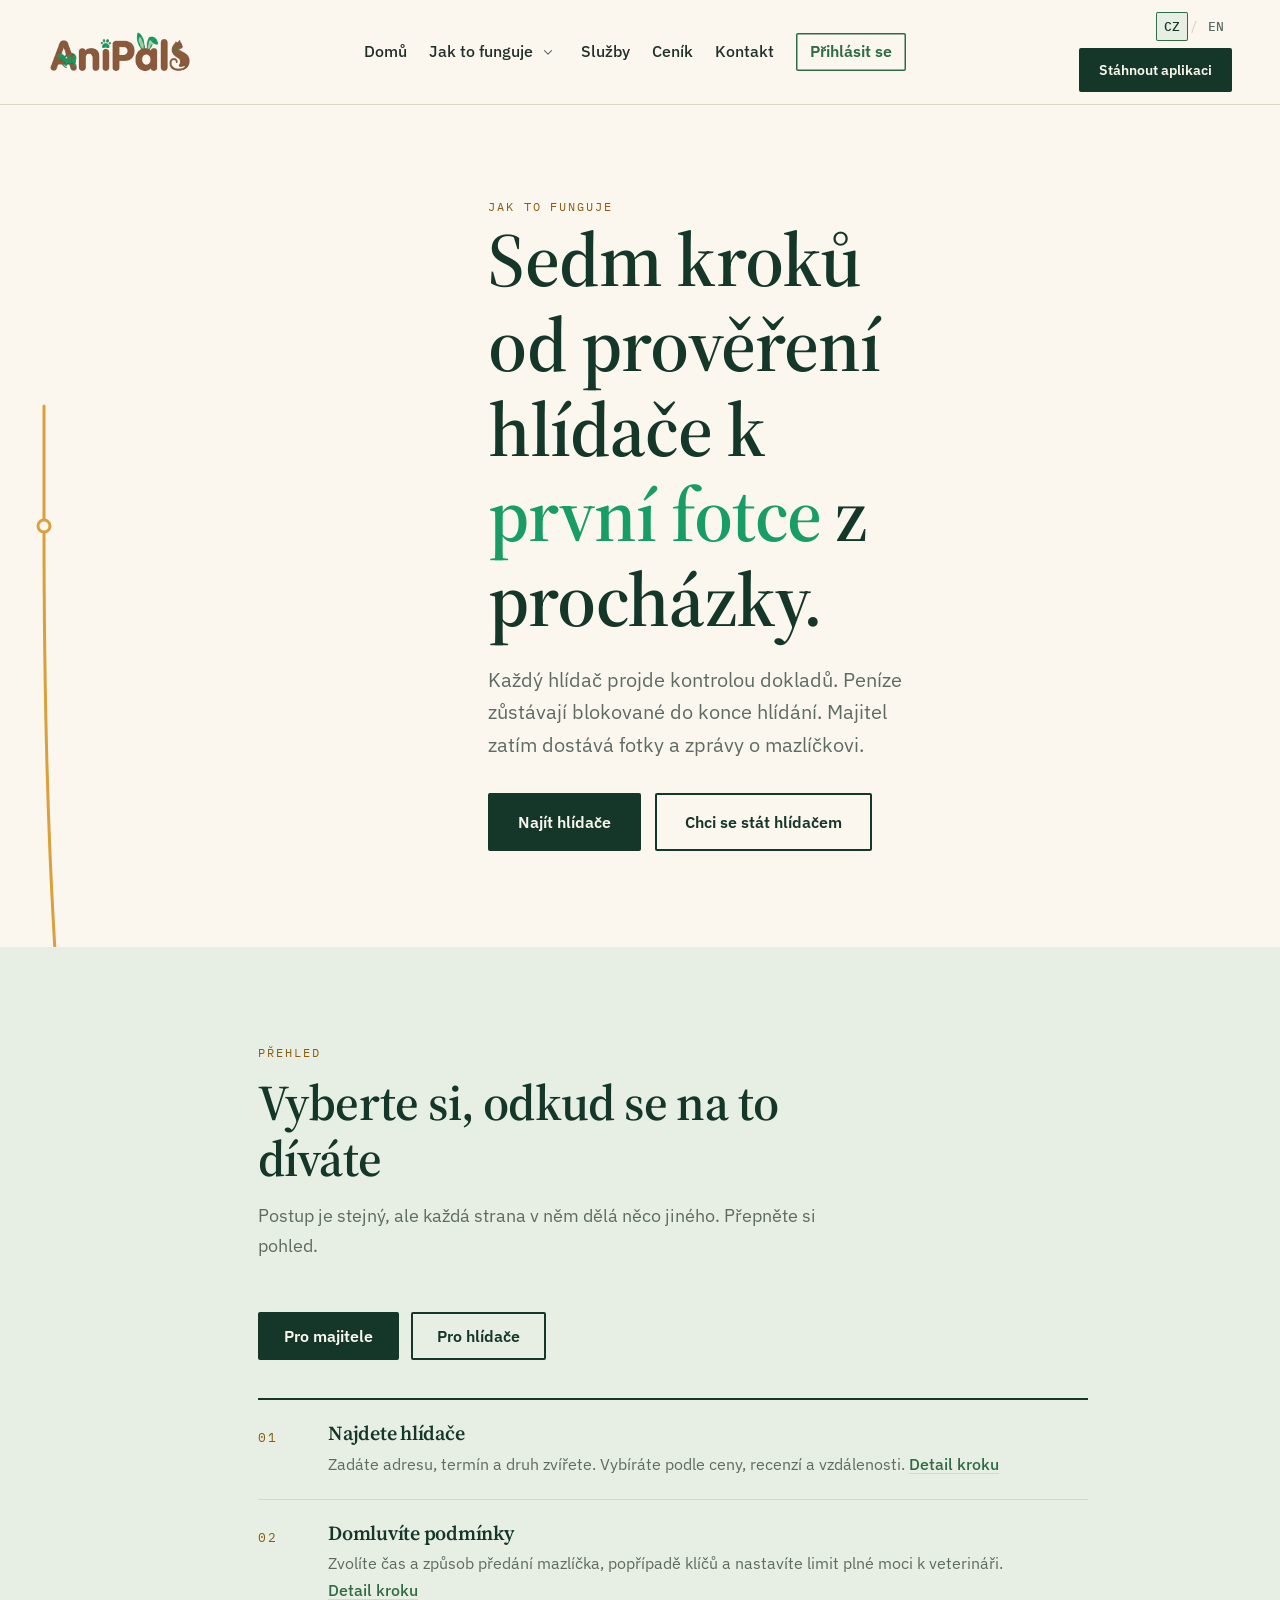
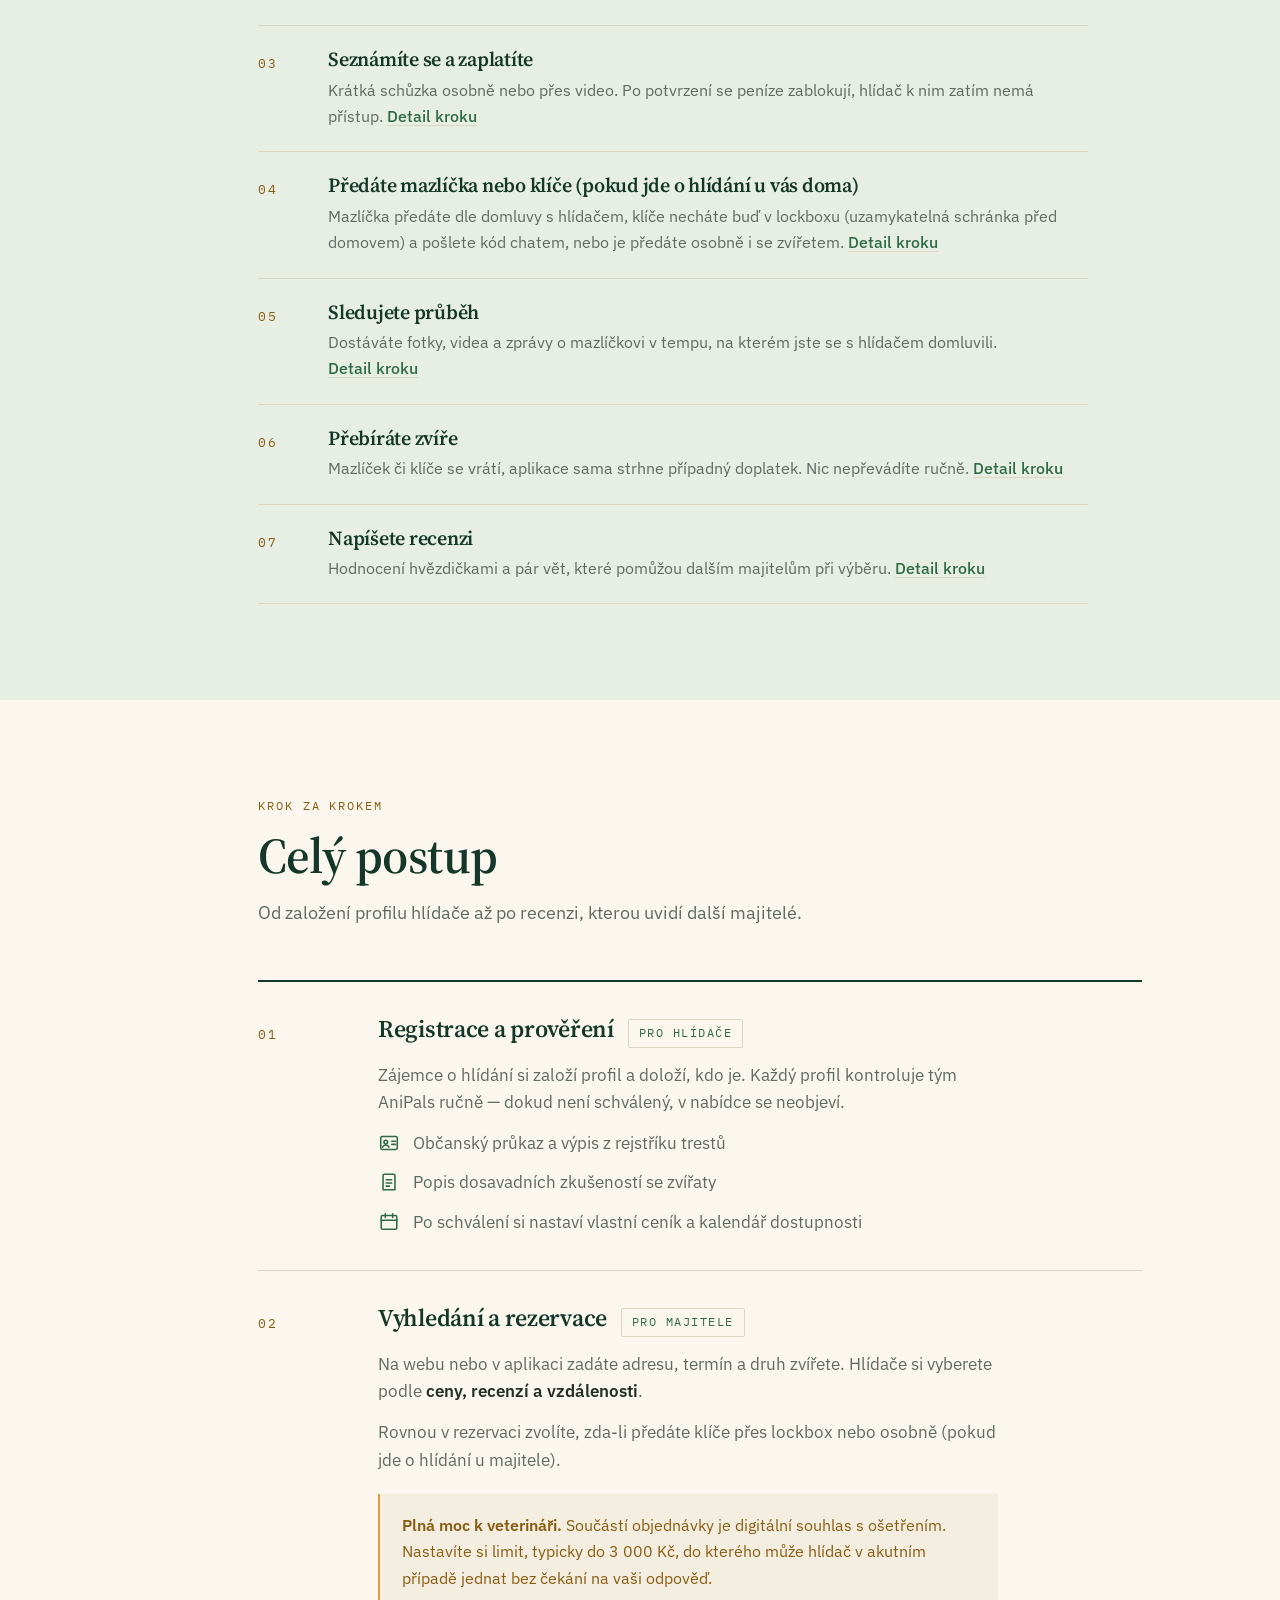
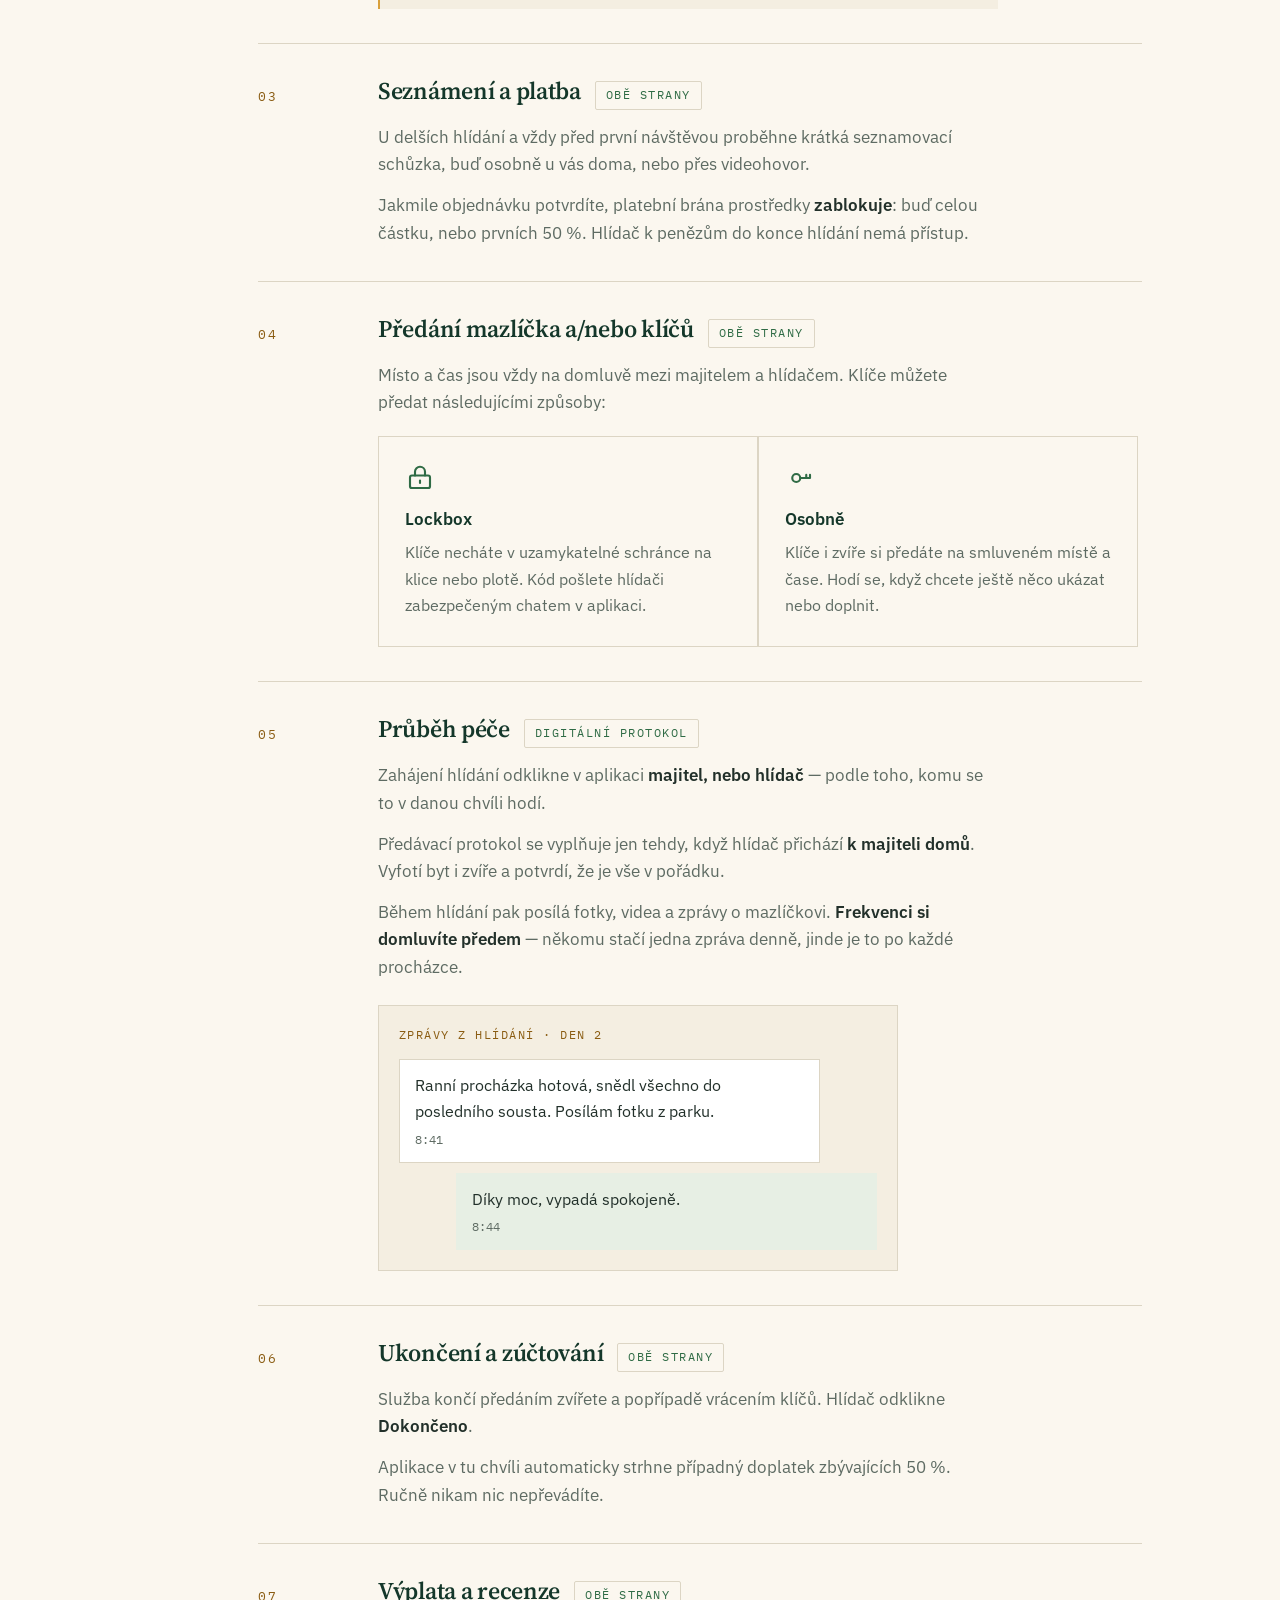
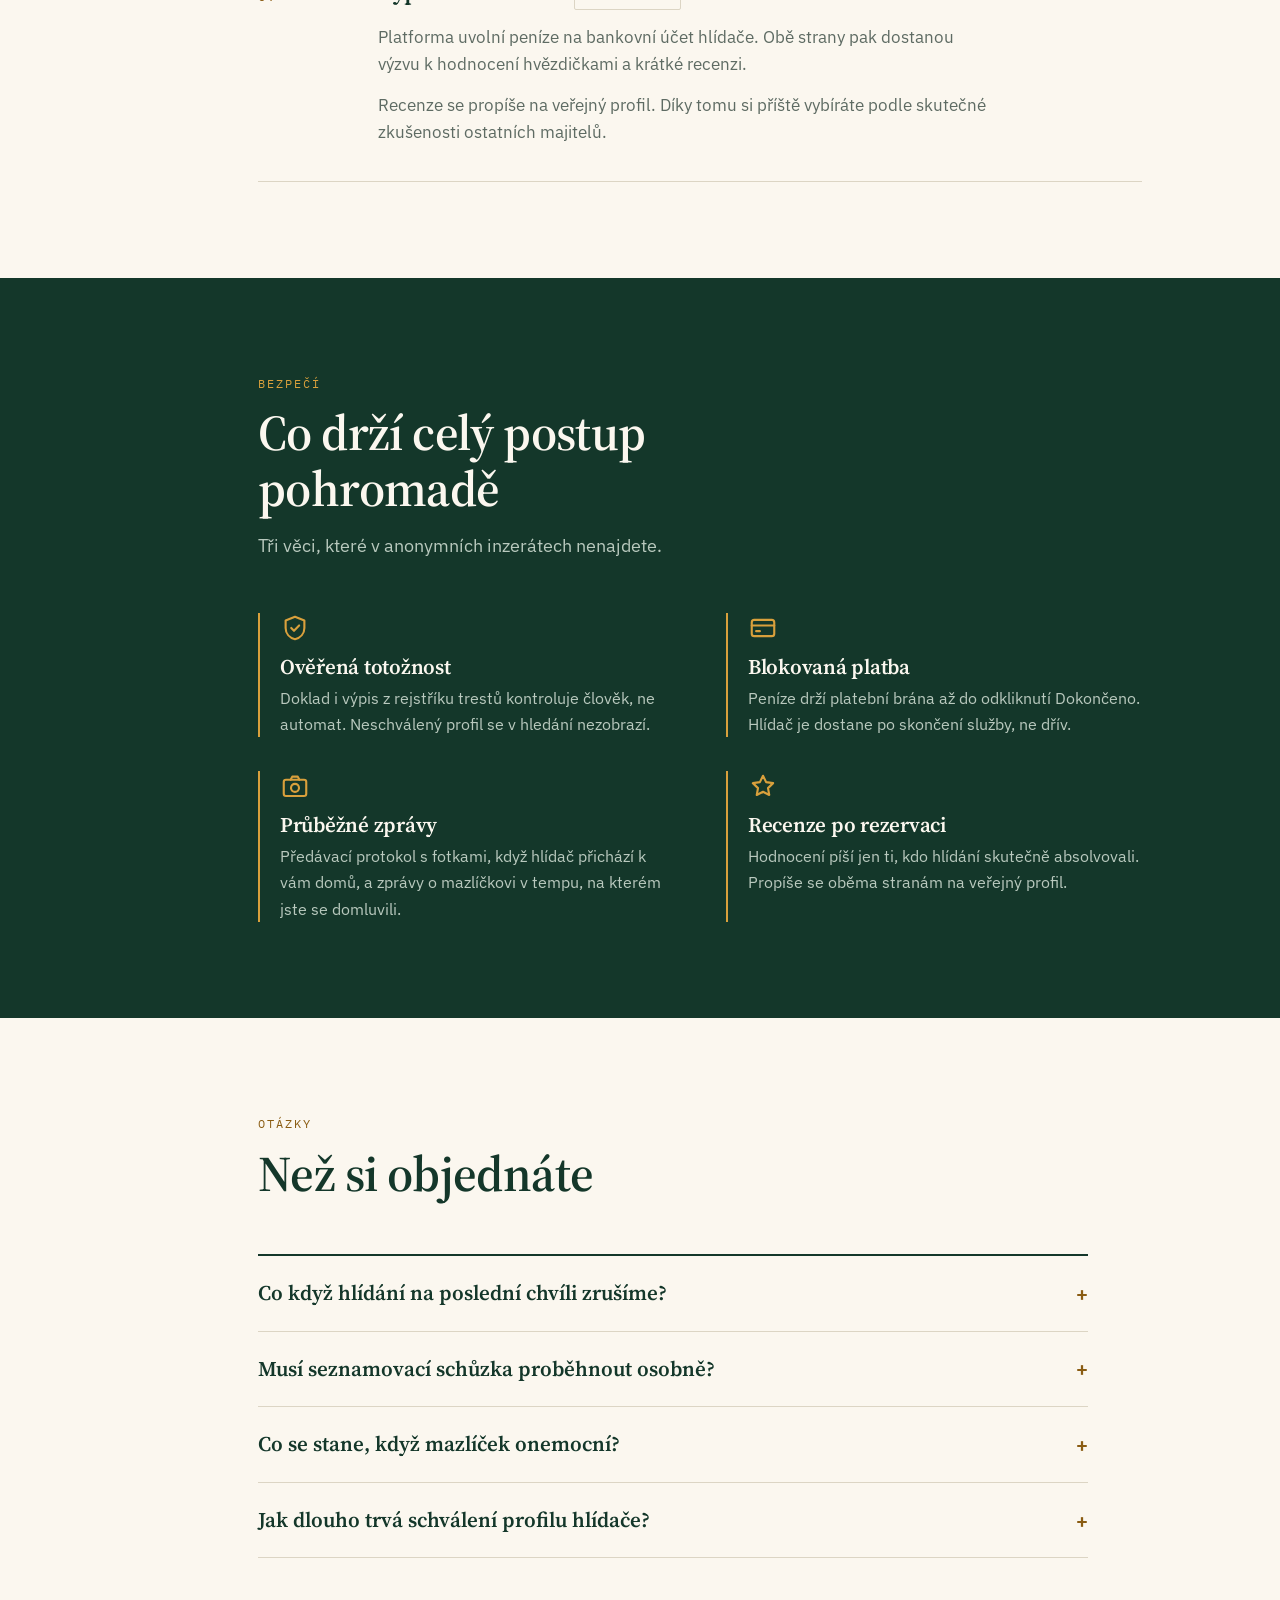
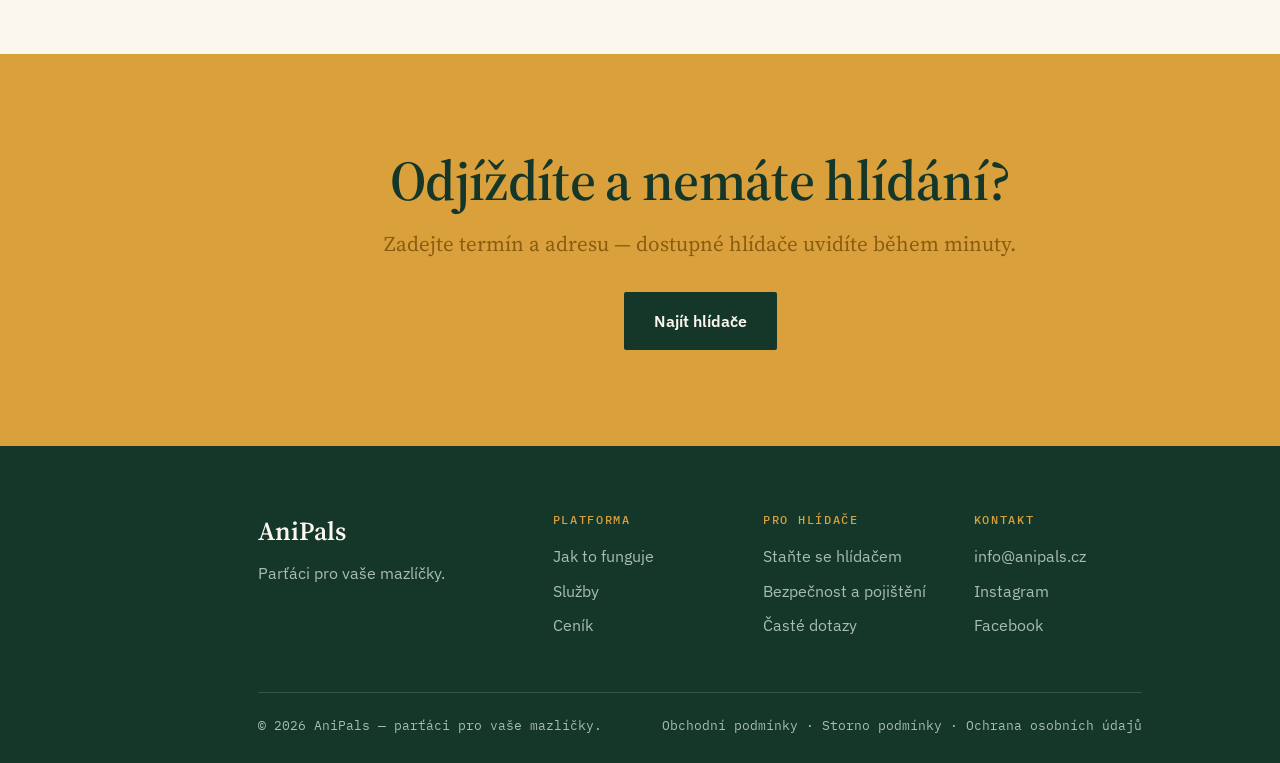
<file: jak-to-funguje.html>
<!DOCTYPE html>
<html lang="cs">
<head>
<meta charset="UTF-8">
<meta name="viewport" content="width=device-width, initial-scale=1.0">
<title>Jak to funguje — AniPals</title>
<meta name="description" content="Sedm kroků od prověření hlídače po recenzi. Rezervace, seznámení, předání mazlíčka a klíčů, zprávy z hlídání a vyúčtování.">
<link rel="preconnect" href="https://fonts.googleapis.com">
<link rel="preconnect" href="https://fonts.gstatic.com" crossorigin>
<link href="https://fonts.googleapis.com/css2?family=Source+Serif+4:opsz,wght@8..60,400..700&family=IBM+Plex+Mono:wght@400;500&family=IBM+Plex+Sans:wght@400;500;600&display=swap" rel="stylesheet">
<style>
:root{
  /* --- paleta AniPals --- */
  --forest:#14372A;
  --moss:#2F6B45;
  --leaf:#189D64;
  --sage:#E7EFE4;
  --mustard:#D9A03C;
  --mustard-ink:#8A5C12;
  --bark:#8B5A3A;
  --paper:#FBF7EF;
  --paper-2:#F4EEE1;
  --ink:#22302A;
  --ink-soft:#5E6B63;
  --line:#DCD5C4;

  --display:'Source Serif 4', Georgia, serif;
  --body:'IBM Plex Sans', system-ui, sans-serif;
  --mono:'IBM Plex Mono', ui-monospace, monospace;

  --rail:120px;      /* gutter pro vodítko */
  --wrap:1060px;
}

*{box-sizing:border-box;}
html{scroll-behavior:smooth;}
body{
  margin:0; background:var(--paper); color:var(--ink);
  font-family:var(--body); font-size:17px; line-height:1.65;
  -webkit-font-smoothing:antialiased;
}
h1,h2,h3{
  font-family:var(--display); margin:0; line-height:1.12;
  font-weight:600; letter-spacing:-.012em;
}
p{margin:0;}
a{color:inherit; text-decoration:none;}
img{max-width:100%; display:block;}

.wrap{max-width:var(--wrap); margin:0 auto; padding:0 28px;}
.eyebrow{
  font-family:var(--mono); font-size:12px; letter-spacing:.16em;
  text-transform:uppercase; color:var(--mustard-ink);
}

/* ---------- tlačítka ---------- */
.btn{
  display:inline-flex; align-items:center; justify-content:center; gap:9px;
  font-family:var(--body); font-weight:600; font-size:16px;
  padding:14px 28px; border:2px solid transparent; border-radius:2px;
  cursor:pointer; transition:transform .16s, background .16s, color .16s, box-shadow .16s;
}
.btn:focus-visible{outline:3px solid var(--mustard); outline-offset:3px;}
.btn.is-solid{background:var(--forest); color:var(--paper);}
.btn.is-solid:hover{background:var(--moss); transform:translateY(-2px); box-shadow:0 10px 22px rgba(20,55,42,.22);}
.btn.is-line{border-color:var(--forest); color:var(--forest);}
.btn.is-line:hover{background:var(--forest); color:var(--paper); transform:translateY(-2px);}
.btn.is-mustard{background:var(--mustard); color:var(--forest);}
.btn.is-mustard:hover{background:#C68C28; transform:translateY(-2px);}
.btn.is-mini{font-size:13.5px; padding:9px 18px;}

/* ---------- hlavička ---------- */
.hdr{
  position:sticky; top:0; z-index:60;
  background:rgba(251,247,239,.93); backdrop-filter:blur(9px);
  border-bottom:1px solid var(--line);
}
.hdr-in{
  max-width:1240px; margin:0 auto; padding:12px 28px;
  display:flex; align-items:center; justify-content:space-between; gap:26px;
}
.brand img{height:44px; width:auto;}
.menu{display:flex; gap:22px; font-size:15.5px; font-weight:500; align-items:center;}
.menu a{position:relative; padding:4px 0; color:var(--ink);}
.menu a::after{
  content:""; position:absolute; left:0; right:0; bottom:0; height:2px;
  background:var(--mustard); transform:scaleX(0); transform-origin:left; transition:transform .2s;
}
.menu a:hover::after,.menu a:focus-visible::after{transform:scaleX(1);}
.menu .menu-login{
  color:var(--moss); font-weight:600; padding:6px 14px;
  box-shadow:inset 0 0 0 1.5px var(--moss); border-radius:2px; transition:background .16s, color .16s;
}
.menu .menu-login::after{display:none;}
.menu .menu-login:hover{background:var(--moss); color:var(--paper);}
.hdr-right{display:flex; flex-direction:column; align-items:flex-end; gap:7px;}
.lang{display:flex; align-items:center; gap:2px; font-family:var(--mono); font-size:12.5px; font-weight:500;}
.lang button{
  background:none; border:0; font:inherit; cursor:pointer;
  padding:4px 8px; color:var(--ink-soft); border-radius:2px;
}
.lang button[aria-current="true"]{background:var(--sage); color:var(--forest); box-shadow:inset 0 0 0 1px var(--moss);}
.lang .bar{color:var(--line);}
.burger{display:none; background:none; border:0; cursor:pointer; padding:6px;}

/* ---------- vodítko (signature) ---------- */
#leash{position:absolute; top:0; left:0; pointer-events:none; z-index:1; overflow:visible;}
#leash .cord{fill:none; stroke:var(--mustard); stroke-width:3; stroke-linecap:round;}
#leash .stop{fill:var(--paper); stroke:var(--mustard); stroke-width:3; opacity:0; transition:opacity .35s;}
#leash .stop.lit{opacity:1;}
.page{position:relative; z-index:2;}
@media (min-width:1180px){
  .wrap{padding-left:calc(28px + var(--rail));}
}

/* ---------- hero ---------- */
.hero{padding:92px 0 96px; position:relative;}
.hero-grid{display:grid; grid-template-columns:1.08fr .92fr; gap:60px; align-items:center;}
.hero h1{font-size:clamp(44px,6vw,76px); color:var(--forest); font-weight:600;}
.hero h1 em{font-style:normal; color:var(--leaf);}
.hero .lede{font-size:19.5px; color:var(--ink-soft); margin:22px 0 32px; max-width:36ch;}
.hero-cta{display:flex; gap:14px; flex-wrap:wrap;}
.hero-photo{
  aspect-ratio:4/5; border-radius:2px; background:var(--sage);
  border:1px solid var(--moss);
  display:flex; align-items:flex-end; padding:22px;
  font-family:var(--mono); font-size:12.5px; letter-spacing:.08em;
  text-transform:uppercase; color:var(--moss);
  position:relative;
}
.hero-photo::before{
  content:""; position:absolute; inset:10px; border:1px dashed rgba(47,107,69,.45);
}

/* ---------- sekce ---------- */
.sec{padding:96px 0;}
.sec.on-sage{background:var(--sage);}
.sec.on-forest{background:var(--forest); color:var(--paper-2);}
.sec-head{max-width:56ch; margin-bottom:52px;}
.sec-head h2{font-size:clamp(32px,4.2vw,50px); color:var(--forest); margin:12px 0 0;}
.sec.on-forest .sec-head h2{color:var(--paper);}
.sec.on-forest .eyebrow{color:var(--mustard);}
.sec-head .sub{margin-top:14px; font-size:18px; color:var(--ink-soft);}
.sec.on-forest .sec-head .sub{color:#B9C9BE;}

/* ---------- ikony ---------- */
.ico{width:30px; height:30px; display:block; fill:none;
     stroke:currentColor; stroke-width:1.7; stroke-linecap:round; stroke-linejoin:round;}

/* ---------- kroky ---------- */
.steps{display:grid; grid-template-columns:repeat(3,1fr); gap:40px;}
.step{border-top:2px solid var(--forest); padding-top:20px;}
.step .row{display:flex; align-items:center; gap:12px; color:var(--moss);}
.step .num{font-family:var(--mono); font-size:13px; color:var(--mustard-ink); letter-spacing:.12em;}
.step h3{font-size:24px; color:var(--forest); margin:12px 0 8px;}
.step p{font-size:16px; color:var(--ink-soft);}

/* ---------- služby ---------- */
.svcs{display:grid; grid-template-columns:repeat(2,1fr); gap:2px; background:var(--line); border:1px solid var(--line);}
.svc{background:var(--paper); padding:34px 30px; transition:background .2s, transform .2s;}
.svc:hover{background:#fff; transform:translateY(-3px);}
.svc .row{display:flex; align-items:center; gap:11px; color:var(--moss);}
.svc .tick{font-family:var(--mono); font-size:12px; color:var(--mustard-ink); letter-spacing:.14em;}
.svc h3{font-size:23px; color:var(--forest); margin:12px 0 8px;}
.svc p{font-size:16px; color:var(--ink-soft);}
.svc.is-wide{grid-column:span 2;}

/* ---------- bezpečí ---------- */
.pillars{display:grid; grid-template-columns:repeat(2,1fr); gap:34px 52px;}
.pillar{border-left:2px solid var(--mustard); padding-left:20px;}
.pillar .ico{color:var(--mustard); margin-bottom:12px;}
.pillar h3{font-size:21px; color:var(--paper); margin-bottom:6px;}
.pillar p{font-size:16px; color:#B9C9BE;}

/* ---------- ceník ---------- */
.prices{display:grid; grid-template-columns:repeat(3,1fr); gap:22px; align-items:end;}
.price{background:#fff; border:1px solid var(--line); padding:32px 26px; position:relative;}
.price h3{font-family:var(--body); font-weight:600; font-size:17px; color:var(--ink-soft);}
.price .amt{font-family:var(--display); font-size:40px; font-weight:600; color:var(--forest); margin:10px 0 2px; line-height:1;}
.price small{font-family:var(--mono); font-size:12.5px; color:var(--ink-soft);}
.price.is-pick{border:2px solid var(--mustard); padding-top:40px;}
.price .flag{
  position:absolute; top:0; left:0; background:var(--mustard); color:var(--forest);
  font-family:var(--mono); font-size:11.5px; letter-spacing:.12em; text-transform:uppercase;
  padding:5px 12px;
}
.note{margin-top:26px; font-size:15px; color:var(--ink-soft);}

/* ---------- závěr ---------- */
.close{background:var(--mustard); padding:96px 0; text-align:center;}
.close h2{font-size:clamp(34px,4.6vw,56px); color:var(--forest);}
.close p{font-family:var(--display); font-size:21px; color:var(--mustard-ink); margin:14px 0 30px;}

/* ---------- patička ---------- */
.ftr{background:var(--forest); color:#A9BDAF; padding:64px 0 28px; font-size:15.5px;}
.ftr-grid{display:grid; grid-template-columns:1.5fr 1fr 1fr 1fr; gap:42px; margin-bottom:44px;}
.ftr-brand{font-family:var(--display); font-size:26px; color:var(--paper); font-weight:600;}
.ftr h4{font-family:var(--mono); font-size:12px; letter-spacing:.14em; text-transform:uppercase; color:var(--mustard); margin:0 0 14px; font-weight:500;}
.ftr ul{list-style:none; margin:0; padding:0;}
.ftr li{margin-bottom:9px;}
.ftr li a:hover{color:var(--paper); text-decoration:underline;}
.ftr-btm{border-top:1px solid rgba(169,189,175,.24); padding-top:22px; display:flex; justify-content:space-between; gap:16px; flex-wrap:wrap; font-family:var(--mono); font-size:12.5px;}

/* ---------- responsivita ---------- */
@media (max-width:1179px){ #leash{display:none;} }
@media (max-width:900px){
  .hero-grid{grid-template-columns:1fr; gap:44px;}
  .hero-photo{aspect-ratio:4/3;}
  .steps{grid-template-columns:1fr; gap:34px;}
  .svcs{grid-template-columns:1fr;}
  .svc.is-wide{grid-column:span 1;}
  .pillars{grid-template-columns:1fr;}
  .prices{grid-template-columns:1fr;}
  .ftr-grid{grid-template-columns:1fr 1fr;}
}
@media (max-width:760px){
  body{font-size:16px;}
  .menu{
    display:none; position:absolute; top:100%; left:0; right:0;
    flex-direction:column; gap:0; background:var(--paper);
    border-bottom:1px solid var(--line); padding:6px 28px 16px;
  }
  .menu.open{display:flex;}
  .menu a{padding:13px 0; border-bottom:1px solid var(--line);}
  .menu .menu-login{box-shadow:none; border-radius:0; padding:13px 0; color:var(--moss);}
  .menu .menu-login:hover{background:none; color:var(--forest);}
  .burger{display:block;}
  .hdr-in{position:relative; padding:10px 20px;}
  .hdr-right{flex-direction:row; align-items:center; gap:10px;}
  .hdr-right .btn{display:none;}
  .brand img{height:34px;}
  .sec,.hero,.close{padding:60px 0;}
  .ftr-grid{grid-template-columns:1fr;}
}
@media (prefers-reduced-motion:reduce){
  *{transition:none !important; animation:none !important;}
  html{scroll-behavior:auto;}
}

/* ================= stránka „Jak to funguje" ================= */

/* --- roletka v menu --- */
.has-sub{position:relative; display:flex; align-items:center; gap:4px;}
.sub-toggle{
  background:none; border:0; padding:4px; cursor:pointer; color:var(--ink-soft);
  display:flex; align-items:center; border-radius:2px;
}
.sub-toggle svg{transition:transform .18s;}
.sub-toggle[aria-expanded="true"] svg{transform:rotate(180deg);}
.submenu{
  display:none; position:absolute; top:calc(100% + 16px); left:-16px; min-width:240px;
  flex-direction:column; background:var(--paper); border:1px solid var(--line);
  border-radius:2px; padding:8px 0; box-shadow:0 10px 22px rgba(20,55,42,.16);
}
.has-sub:hover .submenu, .has-sub:focus-within .submenu, .submenu.open{display:flex;}
.submenu a{padding:10px 20px; font-size:15px; font-weight:400; white-space:nowrap;}
.submenu a::after{display:none;}
.submenu a:hover{background:var(--sage); color:var(--moss);}

/* --- hero --- */
.hero-lead{max-width:60ch;}
.hero-lead h1{font-size:clamp(44px,6vw,76px); color:var(--forest);}
.hero-lead h1 em{font-style:normal; color:var(--leaf);}
.hero-lead .lede{font-size:19.5px; color:var(--ink-soft); margin:22px 0 32px; max-width:52ch;}

/* --- přehled: záložky --- */
.tabs{display:flex; gap:12px; flex-wrap:wrap; margin-bottom:38px;}
.tab{
  font-family:var(--body); font-weight:600; font-size:15.5px; cursor:pointer;
  padding:12px 24px; border:2px solid var(--forest); border-radius:2px;
  background:transparent; color:var(--forest);
  transition:transform .16s, background .16s, color .16s, box-shadow .16s;
}
.tab:hover{transform:translateY(-2px); box-shadow:0 10px 22px rgba(20,55,42,.18);}
.tab[aria-selected="true"]{background:var(--forest); color:var(--paper);}
.tab:focus-visible{outline:3px solid var(--mustard); outline-offset:3px;}

.journey{list-style:none; margin:0; padding:0; border-top:2px solid var(--forest); max-width:830px;}
.journey li{display:grid; grid-template-columns:54px 1fr; gap:16px; padding:22px 0; border-bottom:1px solid var(--line);}
.journey .num{font-family:var(--mono); font-size:13px; letter-spacing:.12em; color:var(--mustard-ink); padding-top:5px;}
.journey h3{font-size:20px; color:var(--forest); margin-bottom:6px;}
.journey p{font-size:16px; color:var(--ink-soft);}
.journey p a{color:var(--moss); font-weight:500; box-shadow:inset 0 -1px 0 var(--line); white-space:nowrap;}
.journey p a:hover{box-shadow:inset 0 -1px 0 var(--moss);}

/* --- detail kroků --- */
.pstep{display:grid; grid-template-columns:92px 1fr; gap:28px; padding:34px 0; border-bottom:1px solid var(--line);}
.pstep:first-of-type{border-top:2px solid var(--forest);}
.pstep .num{font-family:var(--mono); font-size:13px; letter-spacing:.12em; color:var(--mustard-ink); padding-top:8px;}
.pstep-head{display:flex; align-items:baseline; gap:14px; flex-wrap:wrap; margin-bottom:14px;}
.pstep h3{font-size:24px; color:var(--forest);}
.tag{
  font-family:var(--mono); font-size:11.5px; letter-spacing:.13em; text-transform:uppercase;
  color:var(--moss); border:1px solid var(--line); padding:4px 10px; border-radius:2px; white-space:nowrap;
}
.pstep p{font-size:16.5px; color:var(--ink-soft); margin-bottom:14px; max-width:62ch;}
.pstep p:last-child{margin-bottom:0;}
.pstep strong{color:var(--ink); font-weight:600;}

.checklist{list-style:none; margin:0; padding:0; display:grid; gap:12px; max-width:62ch;}
.checklist li{display:flex; gap:13px; align-items:flex-start; font-size:16.5px; color:var(--ink-soft);}
.checklist .ico{width:22px; height:22px; color:var(--moss); flex:0 0 auto; margin-top:2px;}

.pair{display:grid; grid-template-columns:1fr 1fr; gap:2px; background:var(--line); border:1px solid var(--line); margin-top:20px; max-width:760px;}
.pair > div{background:var(--paper); padding:26px 26px 28px;}
.pair .ico{color:var(--moss); margin-bottom:12px;}
.pair h4{font-family:var(--body); font-size:17px; font-weight:600; color:var(--forest); margin:0 0 6px;}
.pair p{font-size:16px; color:var(--ink-soft); margin:0;}

.callout{
  margin-top:20px; max-width:62ch; background:var(--paper-2);
  border-left:2px solid var(--mustard); padding:18px 22px; font-size:16px; color:var(--mustard-ink);
}
.callout strong{color:var(--mustard-ink);}

.thread{margin-top:24px; max-width:520px; border:1px solid var(--line); background:var(--paper-2); padding:20px;}
.thread-top{font-family:var(--mono); font-size:11.5px; letter-spacing:.13em; text-transform:uppercase; color:var(--mustard-ink); margin-bottom:14px;}
.bubble{background:#fff; border:1px solid var(--line); padding:12px 15px; font-size:16px; max-width:88%;}
.bubble + .bubble{margin-top:10px; margin-left:auto; background:var(--sage); border-color:var(--sage);}
.bubble time{display:block; font-family:var(--mono); font-size:11.5px; color:var(--ink-soft); margin-top:6px;}

/* --- otázky --- */
.qa{border-top:2px solid var(--forest); max-width:830px;}
.qa details{border-bottom:1px solid var(--line);}
.qa summary{
  cursor:pointer; list-style:none; padding:20px 0; display:flex; justify-content:space-between;
  align-items:center; gap:20px; font-family:var(--display); font-weight:600; font-size:21px; color:var(--forest);
}
.qa summary::-webkit-details-marker{display:none;}
.qa summary::after{content:"+"; font-family:var(--mono); font-size:20px; color:var(--mustard-ink);}
.qa details[open] summary::after{content:"–";}
.qa .answer{padding-bottom:22px; font-size:16.5px; color:var(--ink-soft); max-width:66ch;}

/* --- pohyb --- */
.reveal{opacity:0; transform:translateY(14px); transition:opacity .5s, transform .5s;}
.reveal.on{opacity:1; transform:none;}
@media (prefers-reduced-motion:reduce){ .reveal{opacity:1; transform:none;} }

@media (max-width:900px){
  .pstep{grid-template-columns:1fr; gap:0;}
  .pstep .num{padding:0 0 8px;}
  .journey li{grid-template-columns:42px 1fr;}
}
@media (max-width:640px){
  .pair{grid-template-columns:1fr;}
}
@media (max-width:760px){
  .has-sub{display:block; position:static;}
  .sub-toggle{position:absolute; right:28px; margin-top:-42px; padding:8px;}
  .submenu{
    display:flex; position:static; border:0; box-shadow:none; padding:0 0 0 18px;
    min-width:0; background:transparent;
  }
  .submenu a{padding:11px 0; font-size:14.5px; color:var(--ink-soft); border-bottom:1px solid var(--line);}
  .submenu a:hover{background:transparent;}
}
</style>
</head>
<body>

<svg id="leash" aria-hidden="true"></svg>

<div class="page">

<header class="hdr">
  <div class="hdr-in">
    <a class="brand" href="index.html" aria-label="AniPals — domů">
      <img src="[data-uri]" alt="AniPals">
    </a>

    <nav class="menu" id="menu">
      <a href="index.html">Domů</a>
      <span class="has-sub">
        <a href="jak-to-funguje.html" aria-current="page">Jak to funguje</a>
        <button class="sub-toggle" id="subToggle" aria-expanded="false" aria-controls="submenu" aria-label="Zobrazit sekce stránky Jak to funguje">
          <svg width="14" height="14" viewBox="0 0 24 24" fill="none" stroke="currentColor" stroke-width="1.9" stroke-linecap="round" stroke-linejoin="round" aria-hidden="true"><path d="M6 9.5l6 6 6-6"/></svg>
        </button>
        <span class="submenu" id="submenu">
          <a href="#prehled" data-tab="tab-majitel">Pro majitele</a>
          <a href="#prehled" data-tab="tab-hlidac">Pro hlídače</a>
          <a href="#postup">Celý postup</a>
          <a href="#otazky">Otázky před objednáním</a>
        </span>
      </span>
      <a href="sluzby.html">Služby</a>
      <a href="cenik.html">Ceník</a>
      <a href="kontakt.html">Kontakt</a>
      <a href="#prihlaseni" class="menu-login">Přihlásit se</a>
    </nav>

    <div class="hdr-right">
      <div class="lang" role="group" aria-label="Volba jazyka">
        <button type="button" aria-current="true">CZ</button>
        <span class="bar" aria-hidden="true">/</span>
        <button type="button">EN</button>
      </div>
      <a href="index.html#stahnout" class="btn is-solid is-mini">Stáhnout aplikaci</a>
    </div>

    <button class="burger" id="burger" aria-label="Otevřít menu" aria-expanded="false" aria-controls="menu">
      <svg width="26" height="26" viewBox="0 0 24 24" fill="none" stroke="#14372A" stroke-width="2.2" stroke-linecap="round"><path d="M3 6h18M3 12h18M3 18h18"/></svg>
    </button>
  </div>
</header>

<main id="top">

  <section class="hero" data-stop>
    <div class="wrap hero-lead">
      <p class="eyebrow">Jak to funguje</p>
      <h1>Sedm kroků od prověření hlídače k <em>první fotce</em> z procházky.</h1>
      <p class="lede">Každý hlídač projde kontrolou dokladů. Peníze zůstávají blokované do konce hlídání. Majitel zatím dostává fotky a zprávy o mazlíčkovi.</p>
      <div class="hero-cta">
        <a href="index.html#sluzby" class="btn is-solid">Najít hlídače</a>
        <a href="#krok-1" class="btn is-line">Chci se stát hlídačem</a>
      </div>
    </div>
  </section>

  <section class="sec on-sage" id="prehled" data-stop>
    <div class="wrap">
      <div class="sec-head">
        <p class="eyebrow">Přehled</p>
        <h2>Vyberte si, odkud se na to díváte</h2>
        <p class="sub">Postup je stejný, ale každá strana v něm dělá něco jiného. Přepněte si pohled.</p>
      </div>

      <div class="tabs" role="tablist" aria-label="Pohled na postup">
        <button class="tab" id="tab-majitel" role="tab" aria-selected="true" aria-controls="panel-majitel">Pro majitele</button>
        <button class="tab" id="tab-hlidac" role="tab" aria-selected="false" aria-controls="panel-hlidac" tabindex="-1">Pro hlídače</button>
      </div>

      <div id="panel-majitel" role="tabpanel" aria-labelledby="tab-majitel">
        <ol class="journey">
          <li><span class="num">01</span><div><h3>Najdete hlídače</h3><p>Zadáte adresu, termín a druh zvířete. Vybíráte podle ceny, recenzí a vzdálenosti. <a href="#krok-2">Detail kroku</a></p></div></li>
          <li><span class="num">02</span><div><h3>Domluvíte podmínky</h3><p>Zvolíte čas a způsob předání mazlíčka, popřípadě klíčů a nastavíte limit plné moci k veterináři. <a href="#krok-2">Detail kroku</a></p></div></li>
          <li><span class="num">03</span><div><h3>Seznámíte se a zaplatíte</h3><p>Krátká schůzka osobně nebo přes video. Po potvrzení se peníze zablokují, hlídač k nim zatím nemá přístup. <a href="#krok-3">Detail kroku</a></p></div></li>
          <li><span class="num">04</span><div><h3>Předáte mazlíčka nebo klíče (pokud jde o hlídání u vás doma)</h3><p>Mazlíčka předáte dle domluvy s hlídačem, klíče necháte buď v lockboxu (uzamykatelná schránka před domovem) a pošlete kód chatem, nebo je předáte osobně i se zvířetem. <a href="#krok-4">Detail kroku</a></p></div></li>
          <li><span class="num">05</span><div><h3>Sledujete průběh</h3><p>Dostáváte fotky, videa a zprávy o mazlíčkovi v tempu, na kterém jste se s hlídačem domluvili. <a href="#krok-5">Detail kroku</a></p></div></li>
          <li><span class="num">06</span><div><h3>Přebíráte zvíře</h3><p>Mazlíček či klíče se vrátí, aplikace sama strhne případný doplatek. Nic nepřevádíte ručně. <a href="#krok-6">Detail kroku</a></p></div></li>
          <li><span class="num">07</span><div><h3>Napíšete recenzi</h3><p>Hodnocení hvězdičkami a pár vět, které pomůžou dalším majitelům při výběru. <a href="#krok-7">Detail kroku</a></p></div></li>
        </ol>
      </div>

      <div id="panel-hlidac" role="tabpanel" aria-labelledby="tab-hlidac" hidden>
        <ol class="journey">
          <li><span class="num">01</span><div><h3>Založíte si profil</h3><p>Nahrajete občanský průkaz, výpis z rejstříku trestů a popíšete své zkušenosti se zvířaty. <a href="#krok-1">Detail kroku</a></p></div></li>
          <li><span class="num">02</span><div><h3>Projdete prověřením</h3><p>Profil zkontroluje a schválí tým AniPals. Pak si nastavíte vlastní ceník a kalendář dostupnosti. <a href="#krok-1">Detail kroku</a></p></div></li>
          <li><span class="num">03</span><div><h3>Přijmete objednávku</h3><p>Vidíte adresu, termín i druh zvířete. U delších hlídání proběhne seznamovací schůzka. <a href="#krok-3">Detail kroku</a></p></div></li>
          <li><span class="num">04</span><div><h3>Převezmete mazlíčka nebo klíče (pokud jde o hlídání u majitele doma)</h3><p>Kód k lockboxu dostanete zabezpečeným chatem, nebo si klíče vyzvednete osobně. <a href="#krok-4">Detail kroku</a></p></div></li>
          <li><span class="num">05</span><div><h3>Pečujete a hlásíte se</h3><p>Odkliknete zahájení a pokud jste u majitele doma, vyplníte předávací protokol. Po dobu hlídání posíláte domluvené zprávy a fotografie. <a href="#krok-5">Detail kroku</a></p></div></li>
          <li><span class="num">06</span><div><h3>Ukončíte hlídání</h3><p>Předáte mazlíčka, popřípadě klíče a zakázku označíte jako Dokončeno. <a href="#krok-6">Detail kroku</a></p></div></li>
          <li><span class="num">07</span><div><h3>Dostanete zaplaceno</h3><p>Platforma uvolní peníze na váš bankovní účet. Recenze se propíše na váš veřejný profil. <a href="#krok-7">Detail kroku</a></p></div></li>
        </ol>
      </div>
    </div>
  </section>

  <section class="sec" id="postup" data-stop>
    <div class="wrap">
      <div class="sec-head">
        <p class="eyebrow">Krok za krokem</p>
        <h2>Celý postup</h2>
        <p class="sub">Od založení profilu hlídače až po recenzi, kterou uvidí další majitelé.</p>
      </div>

      <article class="pstep reveal" id="krok-1">
        <span class="num">01</span>
        <div>
          <div class="pstep-head">
            <h3>Registrace a prověření</h3>
            <span class="tag">Pro hlídače</span>
          </div>
          <p>Zájemce o hlídání si založí profil a doloží, kdo je. Každý profil kontroluje tým AniPals ručně — dokud není schválený, v nabídce se neobjeví.</p>
          <ul class="checklist">
            <li><svg class="ico" viewBox="0 0 24 24" aria-hidden="true"><rect x="3" y="5" width="18" height="14" rx="1.5"/><circle cx="8.5" cy="11" r="2"/><path d="M5 16.5c.6-1.6 2-2.4 3.5-2.4s2.9.8 3.5 2.4M15 10h4M15 13.5h4"/></svg> Občanský průkaz a výpis z rejstříku trestů</li>
            <li><svg class="ico" viewBox="0 0 24 24" aria-hidden="true"><path d="M7 3.5h10a1.5 1.5 0 0 1 1.5 1.5v15.5h-13V5A1.5 1.5 0 0 1 7 3.5z"/><path d="M9 9.5h6M9 13h6M9 16.5h3.5"/></svg> Popis dosavadních zkušeností se zvířaty</li>
            <li><svg class="ico" viewBox="0 0 24 24" aria-hidden="true"><rect x="3.5" y="5" width="17" height="15" rx="1.5"/><path d="M8 3v4M16 3v4M3.5 10h17"/></svg> Po schválení si nastaví vlastní ceník a kalendář dostupnosti</li>
          </ul>
        </div>
      </article>

      <article class="pstep reveal" id="krok-2">
        <span class="num">02</span>
        <div>
          <div class="pstep-head">
            <h3>Vyhledání a rezervace</h3>
            <span class="tag">Pro majitele</span>
          </div>
          <p>Na webu nebo v aplikaci zadáte adresu, termín a druh zvířete. Hlídače si vyberete podle <strong>ceny, recenzí a vzdálenosti</strong>.</p>
          <p>Rovnou v rezervaci zvolíte, zda-li předáte klíče přes lockbox nebo osobně (pokud jde o hlídání u majitele).</p>
          <div class="callout"><strong>Plná moc k veterináři.</strong> Součástí objednávky je digitální souhlas s ošetřením. Nastavíte si limit, typicky do 3 000 Kč, do kterého může hlídač v akutním případě jednat bez čekání na vaši odpověď.</div>
        </div>
      </article>

      <article class="pstep reveal" id="krok-3">
        <span class="num">03</span>
        <div>
          <div class="pstep-head">
            <h3>Seznámení a platba</h3>
            <span class="tag">Obě strany</span>
          </div>
          <p>U delších hlídání a vždy před první návštěvou proběhne krátká seznamovací schůzka, buď osobně u vás doma, nebo přes videohovor.</p>
          <p>Jakmile objednávku potvrdíte, platební brána prostředky <strong>zablokuje</strong>: buď celou částku, nebo prvních 50 %. Hlídač k penězům do konce hlídání nemá přístup.</p>
        </div>
      </article>

      <article class="pstep reveal" id="krok-4">
        <span class="num">04</span>
        <div>
          <div class="pstep-head">
            <h3>Předání mazlíčka a/nebo klíčů</h3>
            <span class="tag">Obě strany</span>
          </div>
          <p>Místo a čas jsou vždy na domluvě mezi majitelem a hlídačem. Klíče můžete předat následujícími způsoby:</p>
          <div class="pair">
            <div>
              <svg class="ico" viewBox="0 0 24 24" aria-hidden="true"><rect x="4" y="10" width="16" height="10" rx="1.5"/><path d="M8 10V7a4 4 0 0 1 8 0v3M12 14v2"/></svg>
              <h4>Lockbox</h4>
              <p>Klíče necháte v uzamykatelné schránce na klice nebo plotě. Kód pošlete hlídači zabezpečeným chatem v aplikaci.</p>
            </div>
            <div>
              <svg class="ico" viewBox="0 0 24 24" aria-hidden="true"><circle cx="9" cy="12" r="3.2"/><path d="M12.2 12H20M17 9.5V12M20 9.5V12"/></svg>
              <h4>Osobně</h4>
              <p>Klíče i zvíře si předáte na smluveném místě a čase. Hodí se, když chcete ještě něco ukázat nebo doplnit.</p>
            </div>
          </div>
        </div>
      </article>

      <article class="pstep reveal" id="krok-5">
        <span class="num">05</span>
        <div>
          <div class="pstep-head">
            <h3>Průběh péče</h3>
            <span class="tag">Digitální protokol</span>
          </div>
          <p>Zahájení hlídání odklikne v aplikaci <strong>majitel, nebo hlídač</strong> — podle toho, komu se to v danou chvíli hodí.</p>
          <p>Předávací protokol se vyplňuje jen tehdy, když hlídač přichází <strong>k majiteli domů</strong>. Vyfotí byt i zvíře a potvrdí, že je vše v pořádku.</p>
          <p>Během hlídání pak posílá fotky, videa a zprávy o mazlíčkovi. <strong>Frekvenci si domluvíte předem</strong> — někomu stačí jedna zpráva denně, jinde je to po každé procházce.</p>
          <div class="thread">
            <div class="thread-top">Zprávy z hlídání · den 2</div>
            <div class="bubble">Ranní procházka hotová, snědl všechno do posledního sousta. Posílám fotku z parku.<time>8:41</time></div>
            <div class="bubble">Díky moc, vypadá spokojeně.<time>8:44</time></div>
          </div>
        </div>
      </article>

      <article class="pstep reveal" id="krok-6">
        <span class="num">06</span>
        <div>
          <div class="pstep-head">
            <h3>Ukončení a zúčtování</h3>
            <span class="tag">Obě strany</span>
          </div>
          <p>Služba končí předáním zvířete a popřípadě vrácením klíčů. Hlídač odklikne <strong>Dokončeno</strong>.</p>
          <p>Aplikace v tu chvíli automaticky strhne případný doplatek zbývajících 50 %. Ručně nikam nic nepřevádíte.</p>
        </div>
      </article>

      <article class="pstep reveal" id="krok-7">
        <span class="num">07</span>
        <div>
          <div class="pstep-head">
            <h3>Výplata a recenze</h3>
            <span class="tag">Obě strany</span>
          </div>
          <p>Platforma uvolní peníze na bankovní účet hlídače. Obě strany pak dostanou výzvu k hodnocení hvězdičkami a krátké recenzi.</p>
          <p>Recenze se propíše na veřejný profil. Díky tomu si příště vybíráte podle skutečné zkušenosti ostatních majitelů.</p>
        </div>
      </article>
    </div>
  </section>

  <section class="sec on-forest" id="jistoty" data-stop>
    <div class="wrap">
      <div class="sec-head">
        <p class="eyebrow">Bezpečí</p>
        <h2>Co drží celý postup pohromadě</h2>
        <p class="sub">Tři věci, které v anonymních inzerátech nenajdete.</p>
      </div>
      <div class="pillars">
        <div class="pillar">
          <svg class="ico" viewBox="0 0 24 24" aria-hidden="true"><path d="M12 3l7.5 3v6c0 4.3-3 7.8-7.5 9-4.5-1.2-7.5-4.7-7.5-9V6z"/><path d="M9 12l2.2 2.2L15.3 10"/></svg>
          <h3>Ověřená totožnost</h3><p>Doklad i výpis z rejstříku trestů kontroluje člověk, ne automat. Neschválený profil se v hledání nezobrazí.</p>
        </div>
        <div class="pillar">
          <svg class="ico" viewBox="0 0 24 24" aria-hidden="true"><rect x="3" y="5.5" width="18" height="13" rx="2"/><path d="M3 10h18M6.5 14.5h3"/></svg>
          <h3>Blokovaná platba</h3><p>Peníze drží platební brána až do odkliknutí Dokončeno. Hlídač je dostane po skončení služby, ne dřív.</p>
        </div>
        <div class="pillar">
          <svg class="ico" viewBox="0 0 24 24" aria-hidden="true"><rect x="3" y="7" width="18" height="13" rx="1.8"/><path d="M8.5 7l1.3-2.5h4.4L15.5 7"/><circle cx="12" cy="13.5" r="3.2"/></svg>
          <h3>Průběžné zprávy</h3><p>Předávací protokol s fotkami, když hlídač přichází k vám domů, a zprávy o mazlíčkovi v tempu, na kterém jste se domluvili.</p>
        </div>
        <div class="pillar">
          <svg class="ico" viewBox="0 0 24 24" aria-hidden="true"><path d="M12 3.8l2.5 5.1 5.6.8-4.1 4 1 5.5-5-2.6-5 2.6 1-5.5-4.1-4 5.6-.8z"/></svg>
          <h3>Recenze po rezervaci</h3><p>Hodnocení píší jen ti, kdo hlídání skutečně absolvovali. Propíše se oběma stranám na veřejný profil.</p>
        </div>
      </div>
    </div>
  </section>

  <section class="sec" id="otazky" data-stop>
    <div class="wrap">
      <div class="sec-head">
        <p class="eyebrow">Otázky</p>
        <h2>Než si objednáte</h2>
      </div>
      <div class="qa">
        <details>
          <summary>Co když hlídání na poslední chvíli zrušíme?</summary>
          <div class="answer">Blokaci prostředků uvolníme zpět podle stornovacích podmínek uvedených u konkrétního hlídače. Podmínky vidíte v rezervaci ještě před potvrzením objednávky.</div>
        </details>
        <details>
          <summary>Musí seznamovací schůzka proběhnout osobně?</summary>
          <div class="answer">Ne. U kratších hlídání stačí videohovor. Osobní setkání doporučujeme u vícedenního hlídání a vždy, když se s hlídačem potkáváte poprvé.</div>
        </details>
        <details>
          <summary>Co se stane, když mazlíček onemocní?</summary>
          <div class="answer">Hlídač jede k veterináři a zákrok do vašeho limitu uhradí bez čekání na potvrzení. O všem vás okamžitě informuje v chatu. Vyšší částku vždy odsouhlasíte předem.</div>
        </details>
        <details>
          <summary>Jak dlouho trvá schválení profilu hlídače?</summary>
          <div class="answer">Obvykle dva pracovní dny od nahrání všech dokladů. Když něco chybí, napíšeme vám, co doplnit — profil zatím zůstane rozpracovaný.</div>
        </details>
      </div>
    </div>
  </section>

  <section class="close" data-stop>
    <div class="wrap">
      <h2>Odjíždíte a nemáte hlídání?</h2>
      <p>Zadejte termín a adresu — dostupné hlídače uvidíte během minuty.</p>
      <a href="index.html#sluzby" class="btn is-solid">Najít hlídače</a>
    </div>
  </section>

</main>

<footer class="ftr" id="kontakt">
  <div class="wrap">
    <div class="ftr-grid">
      <div>
        <div class="ftr-brand">AniPals</div>
        <p style="margin-top:8px;">Parťáci pro vaše mazlíčky.</p>
      </div>
      <div>
        <h4>Platforma</h4>
        <ul>
          <li><a href="jak-to-funguje.html">Jak to funguje</a></li>
          <li><a href="sluzby.html">Služby</a></li>
          <li><a href="cenik.html">Ceník</a></li>
        </ul>
      </div>
      <div>
        <h4>Pro hlídače</h4>
        <ul>
          <li><a href="#">Staňte se hlídačem</a></li>
          <li><a href="index.html#bezpeci">Bezpečnost a pojištění</a></li>
          <li><a href="caste-dotazy.html">Časté dotazy</a></li>
        </ul>
      </div>
      <div>
        <h4>Kontakt</h4>
        <ul>
          <li><a href="mailto:info@anipals.cz">info@anipals.cz</a></li>
          <li><a href="#">Instagram</a></li>
          <li><a href="#">Facebook</a></li>
        </ul>
      </div>
    </div>
    <div class="ftr-btm">
      <span>© 2026 AniPals — parťáci pro vaše mazlíčky.</span>
      <span><a href="#">Obchodní podmínky</a> · <a href="storno.html">Storno podmínky</a> · <a href="#">Ochrana osobních údajů</a></span>
    </div>
  </div>
</footer>

</div><!-- /.page -->

<script>
(function(){
  /* --- mobilní menu --- */
  var burger = document.getElementById('burger'),
      menu   = document.getElementById('menu');
  burger.addEventListener('click', function(){
    var open = menu.classList.toggle('open');
    burger.setAttribute('aria-expanded', open ? 'true':'false');
  });
  menu.addEventListener('click', function(e){
    if(e.target.tagName === 'A' && !e.target.closest('.submenu')){
      menu.classList.remove('open'); burger.setAttribute('aria-expanded','false');
    }
  });

  /* --- záložky přehledu --- */
  var tabs = [].slice.call(document.querySelectorAll('.tab'));
  function selectTab(tab){
    tabs.forEach(function(t){
      var on = (t === tab);
      t.setAttribute('aria-selected', on ? 'true':'false');
      t.tabIndex = on ? 0 : -1;
      document.getElementById(t.getAttribute('aria-controls')).hidden = !on;
    });
    if(typeof build === 'function') build();
  }
  tabs.forEach(function(tab, i){
    tab.addEventListener('click', function(){ selectTab(tab); });
    tab.addEventListener('keydown', function(e){
      if(e.key !== 'ArrowRight' && e.key !== 'ArrowLeft') return;
      e.preventDefault();
      var next = tabs[(i + (e.key === 'ArrowRight' ? 1 : tabs.length - 1)) % tabs.length];
      selectTab(next); next.focus();
    });
  });

  /* --- roletka v menu --- */
  var subToggle = document.getElementById('subToggle'),
      submenu   = document.getElementById('submenu');
  subToggle.addEventListener('click', function(e){
    e.stopPropagation();
    var open = submenu.classList.toggle('open');
    subToggle.setAttribute('aria-expanded', open ? 'true':'false');
  });
  function closeSub(){ submenu.classList.remove('open'); subToggle.setAttribute('aria-expanded','false'); }
  document.addEventListener('click', function(e){ if(!e.target.closest('.has-sub')) closeSub(); });
  document.addEventListener('keydown', function(e){ if(e.key === 'Escape') closeSub(); });
  [].slice.call(submenu.querySelectorAll('a')).forEach(function(link){
    link.addEventListener('click', function(){
      var id = link.getAttribute('data-tab');
      if(id) selectTab(document.getElementById(id));
      closeSub();
      menu.classList.remove('open'); burger.setAttribute('aria-expanded','false');
    });
  });

  /* --- odhalování kroků --- */
  var reduce = false;
  try{ reduce = window.matchMedia('(prefers-reduced-motion: reduce)').matches; }catch(e){}
  var items = [].slice.call(document.querySelectorAll('.reveal'));
  if(reduce || !('IntersectionObserver' in window)){
    items.forEach(function(el){ el.classList.add('on'); });
  } else {
    var io = new IntersectionObserver(function(entries){
      entries.forEach(function(en){ if(en.isIntersecting) en.target.classList.add('on'); });
    }, {threshold:.2});
    items.forEach(function(el){ io.observe(el); });
  }

  /* --- vodítko --- */
  var svg = document.getElementById('leash'),
      NS   = 'http://www.w3.org/2000/svg',
      cord, dots = [], len = 0;


  function build(){
    if(window.innerWidth < 1180) return;
    while(svg.firstChild) svg.removeChild(svg.firstChild);
    dots = [];

    var docH = document.body.scrollHeight,
        W = 120;
    svg.setAttribute('width', W);
    svg.setAttribute('height', docH);
    svg.setAttribute('viewBox', '0 0 ' + W + ' ' + docH);

    var stops = [].slice.call(document.querySelectorAll('[data-stop]')),
        pts = [];
    stops.forEach(function(s,i){
      var r = s.getBoundingClientRect(),
          y = r.top + window.pageYOffset + r.height/2;
      pts.push({ x: (i % 2 === 0 ? 44 : 82), y: y });
    });
    if(pts.length < 2) return;

    var d = 'M ' + pts[0].x + ' ' + (pts[0].y - 120);
    for(var i=0; i<pts.length; i++){
      var p = pts[i], prev = i ? pts[i-1] : {x:pts[0].x, y:pts[0].y-120};
      var midY = (prev.y + p.y)/2;
      d += ' C ' + prev.x + ' ' + midY + ', ' + p.x + ' ' + midY + ', ' + p.x + ' ' + p.y;
    }
    var last = pts[pts.length-1];
    d += ' C ' + last.x + ' ' + (last.y+90) + ', ' + last.x + ' ' + (last.y+110) + ', ' + last.x + ' ' + (last.y+150);

    cord = document.createElementNS(NS,'path');
    cord.setAttribute('class','cord');
    cord.setAttribute('d', d);
    svg.appendChild(cord);

    pts.forEach(function(p){
      var c = document.createElementNS(NS,'circle');
      c.setAttribute('class','stop');
      c.setAttribute('cx',p.x); c.setAttribute('cy',p.y); c.setAttribute('r',6);
      svg.appendChild(c);
      dots.push({el:c, y:p.y});
    });

    len = cord.getTotalLength();
    cord.style.strokeDasharray = len;
    cord.style.strokeDashoffset = reduce ? 0 : len;
    if(reduce) dots.forEach(function(d){ d.el.classList.add('lit'); });
    draw();
  }

  function draw(){
    if(!cord || reduce) return;
    var view = window.pageYOffset + window.innerHeight * 0.82,
        docH = document.body.scrollHeight,
        p = Math.max(0, Math.min(1, view / (docH - 60)));
    cord.style.strokeDashoffset = len * (1 - p);
    dots.forEach(function(d){
      if(view > d.y) d.el.classList.add('lit'); else d.el.classList.remove('lit');
    });
  }

  var tick = false;
  window.addEventListener('scroll', function(){
    if(tick) return; tick = true;
    requestAnimationFrame(function(){ draw(); tick = false; });
  }, {passive:true});

  var rt;
  window.addEventListener('resize', function(){ clearTimeout(rt); rt = setTimeout(build, 180); });
  window.addEventListener('load', build);
  build();
})();
</script>

</body>
</html>
</file>
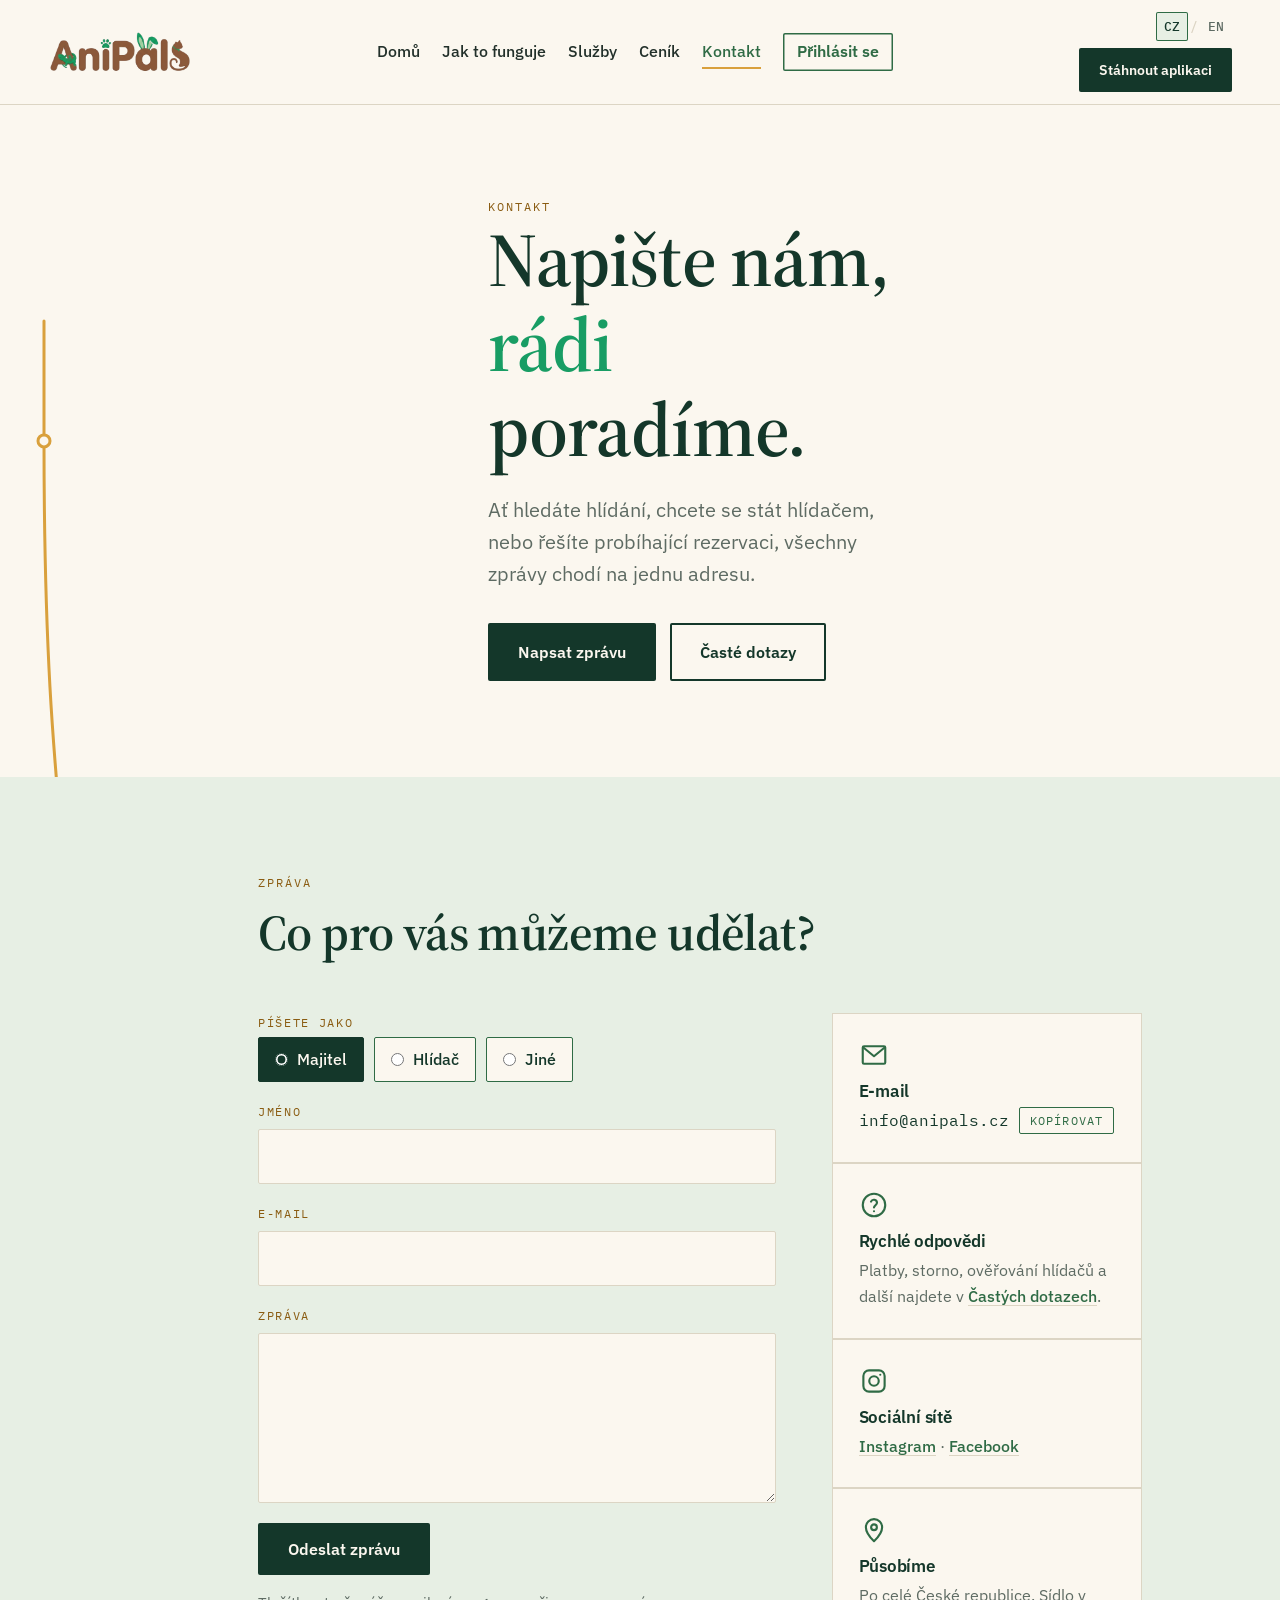
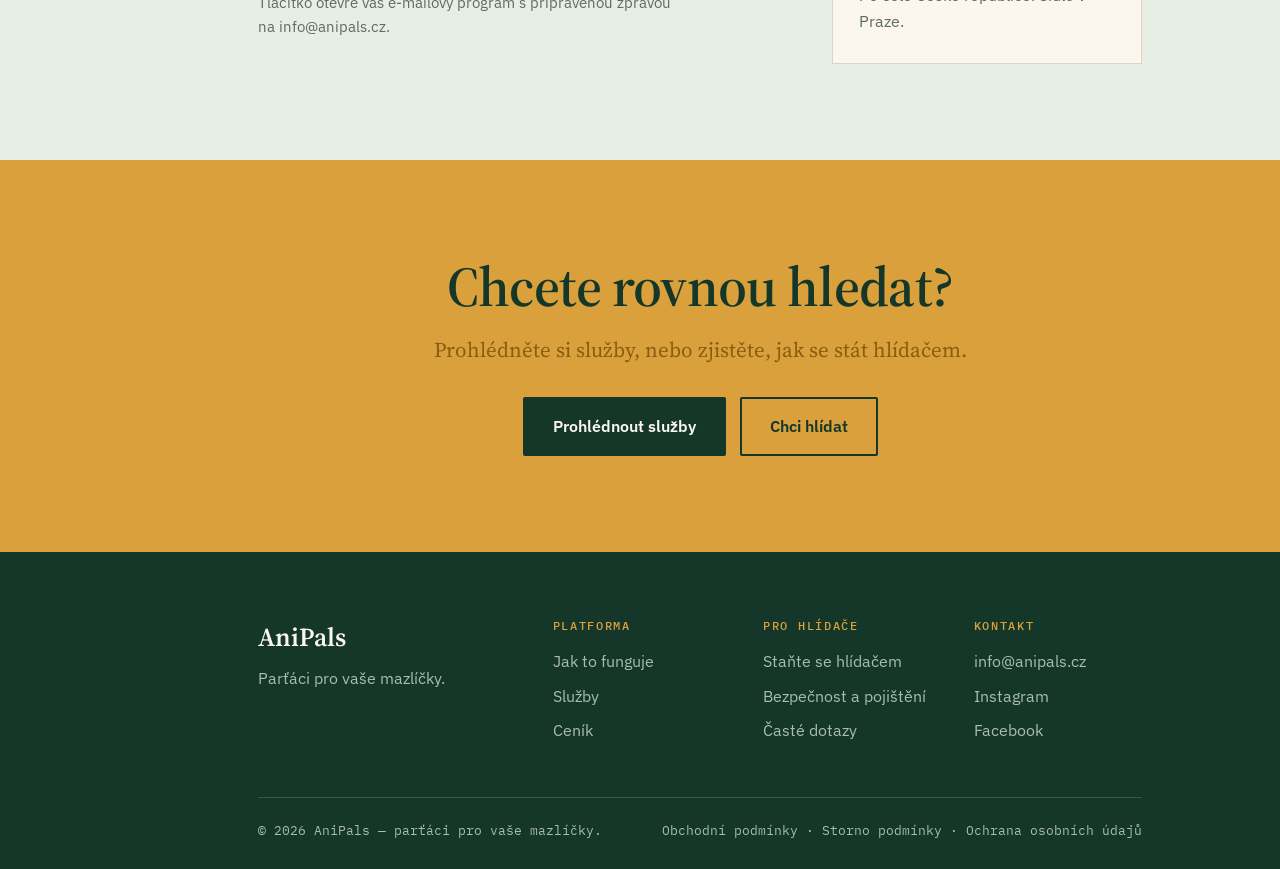
<file: kontakt.html>
<!DOCTYPE html>
<html lang="cs">
<head>
<meta charset="UTF-8">
<meta name="viewport" content="width=device-width, initial-scale=1.0">
<title>Kontakt — AniPals</title>
<meta name="description" content="Napište AniPals na info@anipals.cz. Poradíme s hlídáním, registrací hlídače i probíhající rezervací.">
<link rel="preconnect" href="https://fonts.googleapis.com">
<link rel="preconnect" href="https://fonts.gstatic.com" crossorigin>
<link href="https://fonts.googleapis.com/css2?family=Source+Serif+4:opsz,wght@8..60,400..700&family=IBM+Plex+Mono:wght@400;500&family=IBM+Plex+Sans:wght@400;500;600&display=swap" rel="stylesheet">
<style>
:root{
  /* --- paleta AniPals --- */
  --forest:#14372A;
  --moss:#2F6B45;
  --leaf:#189D64;
  --sage:#E7EFE4;
  --mustard:#D9A03C;
  --mustard-ink:#8A5C12;
  --bark:#8B5A3A;
  --paper:#FBF7EF;
  --paper-2:#F4EEE1;
  --ink:#22302A;
  --ink-soft:#5E6B63;
  --line:#DCD5C4;

  --display:'Source Serif 4', Georgia, serif;
  --body:'IBM Plex Sans', system-ui, sans-serif;
  --mono:'IBM Plex Mono', ui-monospace, monospace;

  --rail:120px;      /* gutter pro vodítko */
  --wrap:1060px;
}

*{box-sizing:border-box;}
html{scroll-behavior:smooth;}
body{
  margin:0; background:var(--paper); color:var(--ink);
  font-family:var(--body); font-size:17px; line-height:1.65;
  -webkit-font-smoothing:antialiased;
}
h1,h2,h3{
  font-family:var(--display); margin:0; line-height:1.12;
  font-weight:600; letter-spacing:-.012em;
}
p{margin:0;}
a{color:inherit; text-decoration:none;}
img{max-width:100%; display:block;}

.wrap{max-width:var(--wrap); margin:0 auto; padding:0 28px;}
.eyebrow{
  font-family:var(--mono); font-size:12px; letter-spacing:.16em;
  text-transform:uppercase; color:var(--mustard-ink);
}

/* ---------- tlačítka ---------- */
.btn{
  display:inline-flex; align-items:center; justify-content:center; gap:9px;
  font-family:var(--body); font-weight:600; font-size:16px;
  padding:14px 28px; border:2px solid transparent; border-radius:2px;
  cursor:pointer; transition:transform .16s, background .16s, color .16s, box-shadow .16s;
}
.btn:focus-visible{outline:3px solid var(--mustard); outline-offset:3px;}
.btn.is-solid{background:var(--forest); color:var(--paper);}
.btn.is-solid:hover{background:var(--moss); transform:translateY(-2px); box-shadow:0 10px 22px rgba(20,55,42,.22);}
.btn.is-line{border-color:var(--forest); color:var(--forest);}
.btn.is-line:hover{background:var(--forest); color:var(--paper); transform:translateY(-2px);}
.btn.is-mustard{background:var(--mustard); color:var(--forest);}
.btn.is-mustard:hover{background:#C68C28; transform:translateY(-2px);}
.btn.is-mini{font-size:13.5px; padding:9px 18px;}

/* ---------- hlavička ---------- */
.hdr{
  position:sticky; top:0; z-index:60;
  background:rgba(251,247,239,.93); backdrop-filter:blur(9px);
  border-bottom:1px solid var(--line);
}
.hdr-in{
  max-width:1240px; margin:0 auto; padding:12px 28px;
  display:flex; align-items:center; justify-content:space-between; gap:26px;
}
.brand img{height:44px; width:auto;}
.menu{display:flex; gap:22px; font-size:15.5px; font-weight:500; align-items:center;}
.menu a{position:relative; padding:4px 0; color:var(--ink);}
.menu a::after{
  content:""; position:absolute; left:0; right:0; bottom:0; height:2px;
  background:var(--mustard); transform:scaleX(0); transform-origin:left; transition:transform .2s;
}
.menu a:hover::after,.menu a:focus-visible::after{transform:scaleX(1);}
.menu .menu-login{
  color:var(--moss); font-weight:600; padding:6px 14px;
  box-shadow:inset 0 0 0 1.5px var(--moss); border-radius:2px; transition:background .16s, color .16s;
}
.menu .menu-login::after{display:none;}
.menu .menu-login:hover{background:var(--moss); color:var(--paper);}
.hdr-right{display:flex; flex-direction:column; align-items:flex-end; gap:7px;}
.lang{display:flex; align-items:center; gap:2px; font-family:var(--mono); font-size:12.5px; font-weight:500;}
.lang button{
  background:none; border:0; font:inherit; cursor:pointer;
  padding:4px 8px; color:var(--ink-soft); border-radius:2px;
}
.lang button[aria-current="true"]{background:var(--sage); color:var(--forest); box-shadow:inset 0 0 0 1px var(--moss);}
.lang .bar{color:var(--line);}
.burger{display:none; background:none; border:0; cursor:pointer; padding:6px;}

/* ---------- vodítko (signature) ---------- */
#leash{position:absolute; top:0; left:0; pointer-events:none; z-index:1; overflow:visible;}
#leash .cord{fill:none; stroke:var(--mustard); stroke-width:3; stroke-linecap:round;}
#leash .stop{fill:var(--paper); stroke:var(--mustard); stroke-width:3; opacity:0; transition:opacity .35s;}
#leash .stop.lit{opacity:1;}
.page{position:relative; z-index:2;}
@media (min-width:1180px){
  .wrap{padding-left:calc(28px + var(--rail));}
}

/* ---------- hero ---------- */
.hero{padding:92px 0 96px; position:relative;}
.hero-grid{display:grid; grid-template-columns:1.08fr .92fr; gap:60px; align-items:center;}
.hero h1{font-size:clamp(44px,6vw,76px); color:var(--forest); font-weight:600;}
.hero h1 em{font-style:normal; color:var(--leaf);}
.hero .lede{font-size:19.5px; color:var(--ink-soft); margin:22px 0 32px; max-width:36ch;}
.hero-cta{display:flex; gap:14px; flex-wrap:wrap;}
.hero-photo{
  aspect-ratio:4/5; border-radius:2px; background:var(--sage);
  border:1px solid var(--moss);
  display:flex; align-items:flex-end; padding:22px;
  font-family:var(--mono); font-size:12.5px; letter-spacing:.08em;
  text-transform:uppercase; color:var(--moss);
  position:relative;
}
.hero-photo::before{
  content:""; position:absolute; inset:10px; border:1px dashed rgba(47,107,69,.45);
}

/* ---------- sekce ---------- */
.sec{padding:96px 0;}
.sec.on-sage{background:var(--sage);}
.sec.on-forest{background:var(--forest); color:var(--paper-2);}
.sec-head{max-width:56ch; margin-bottom:52px;}
.sec-head h2{font-size:clamp(32px,4.2vw,50px); color:var(--forest); margin:12px 0 0;}
.sec.on-forest .sec-head h2{color:var(--paper);}
.sec.on-forest .eyebrow{color:var(--mustard);}
.sec-head .sub{margin-top:14px; font-size:18px; color:var(--ink-soft);}
.sec.on-forest .sec-head .sub{color:#B9C9BE;}

/* ---------- ikony ---------- */
.ico{width:30px; height:30px; display:block; fill:none;
     stroke:currentColor; stroke-width:1.7; stroke-linecap:round; stroke-linejoin:round;}

/* ---------- kroky ---------- */
.steps{display:grid; grid-template-columns:repeat(3,1fr); gap:40px;}
.step{border-top:2px solid var(--forest); padding-top:20px;}
.step .row{display:flex; align-items:center; gap:12px; color:var(--moss);}
.step .num{font-family:var(--mono); font-size:13px; color:var(--mustard-ink); letter-spacing:.12em;}
.step h3{font-size:24px; color:var(--forest); margin:12px 0 8px;}
.step p{font-size:16px; color:var(--ink-soft);}

/* ---------- služby ---------- */
.svcs{display:grid; grid-template-columns:repeat(2,1fr); gap:2px; background:var(--line); border:1px solid var(--line);}
.svc{background:var(--paper); padding:34px 30px; transition:background .2s, transform .2s;}
.svc:hover{background:#fff; transform:translateY(-3px);}
.svc .row{display:flex; align-items:center; gap:11px; color:var(--moss);}
.svc .tick{font-family:var(--mono); font-size:12px; color:var(--mustard-ink); letter-spacing:.14em;}
.svc h3{font-size:23px; color:var(--forest); margin:12px 0 8px;}
.svc p{font-size:16px; color:var(--ink-soft);}
.svc.is-wide{grid-column:span 2;}

/* ---------- bezpečí ---------- */
.pillars{display:grid; grid-template-columns:repeat(2,1fr); gap:34px 52px;}
.pillar{border-left:2px solid var(--mustard); padding-left:20px;}
.pillar .ico{color:var(--mustard); margin-bottom:12px;}
.pillar h3{font-size:21px; color:var(--paper); margin-bottom:6px;}
.pillar p{font-size:16px; color:#B9C9BE;}

/* ---------- ceník ---------- */
.prices{display:grid; grid-template-columns:repeat(3,1fr); gap:22px; align-items:end;}
.price{background:#fff; border:1px solid var(--line); padding:32px 26px; position:relative;}
.price h3{font-family:var(--body); font-weight:600; font-size:17px; color:var(--ink-soft);}
.price .amt{font-family:var(--display); font-size:40px; font-weight:600; color:var(--forest); margin:10px 0 2px; line-height:1;}
.price small{font-family:var(--mono); font-size:12.5px; color:var(--ink-soft);}
.price.is-pick{border:2px solid var(--mustard); padding-top:40px;}
.price .flag{
  position:absolute; top:0; left:0; background:var(--mustard); color:var(--forest);
  font-family:var(--mono); font-size:11.5px; letter-spacing:.12em; text-transform:uppercase;
  padding:5px 12px;
}
.note{margin-top:26px; font-size:15px; color:var(--ink-soft);}

/* ---------- závěr ---------- */
.close{background:var(--mustard); padding:96px 0; text-align:center;}
.close h2{font-size:clamp(34px,4.6vw,56px); color:var(--forest);}
.close p{font-family:var(--display); font-size:21px; color:var(--mustard-ink); margin:14px 0 30px;}

/* ---------- patička ---------- */
.ftr{background:var(--forest); color:#A9BDAF; padding:64px 0 28px; font-size:15.5px;}
.ftr-grid{display:grid; grid-template-columns:1.5fr 1fr 1fr 1fr; gap:42px; margin-bottom:44px;}
.ftr-brand{font-family:var(--display); font-size:26px; color:var(--paper); font-weight:600;}
.ftr h4{font-family:var(--mono); font-size:12px; letter-spacing:.14em; text-transform:uppercase; color:var(--mustard); margin:0 0 14px; font-weight:500;}
.ftr ul{list-style:none; margin:0; padding:0;}
.ftr li{margin-bottom:9px;}
.ftr li a:hover{color:var(--paper); text-decoration:underline;}
.ftr-btm{border-top:1px solid rgba(169,189,175,.24); padding-top:22px; display:flex; justify-content:space-between; gap:16px; flex-wrap:wrap; font-family:var(--mono); font-size:12.5px;}

/* ---------- responsivita ---------- */
@media (max-width:1179px){ #leash{display:none;} }
@media (max-width:900px){
  .hero-grid{grid-template-columns:1fr; gap:44px;}
  .hero-photo{aspect-ratio:4/3;}
  .steps{grid-template-columns:1fr; gap:34px;}
  .svcs{grid-template-columns:1fr;}
  .svc.is-wide{grid-column:span 1;}
  .pillars{grid-template-columns:1fr;}
  .prices{grid-template-columns:1fr;}
  .ftr-grid{grid-template-columns:1fr 1fr;}
}
@media (max-width:760px){
  body{font-size:16px;}
  .menu{
    display:none; position:absolute; top:100%; left:0; right:0;
    flex-direction:column; gap:0; background:var(--paper);
    border-bottom:1px solid var(--line); padding:6px 28px 16px;
  }
  .menu.open{display:flex;}
  .menu a{padding:13px 0; border-bottom:1px solid var(--line);}
  .menu .menu-login{box-shadow:none; border-radius:0; padding:13px 0; color:var(--moss);}
  .menu .menu-login:hover{background:none; color:var(--forest);}
  .burger{display:block;}
  .hdr-in{position:relative; padding:10px 20px;}
  .hdr-right{flex-direction:row; align-items:center; gap:10px;}
  .hdr-right .btn{display:none;}
  .brand img{height:34px;}
  .sec,.hero,.close{padding:60px 0;}
  .ftr-grid{grid-template-columns:1fr;}
}
@media (prefers-reduced-motion:reduce){
  *{transition:none !important; animation:none !important;}
  html{scroll-behavior:auto;}
}

/* ================= stránka „Jak to funguje" ================= */

/* --- roletka v menu --- */
.has-sub{position:relative; display:flex; align-items:center; gap:4px;}
.sub-toggle{
  background:none; border:0; padding:4px; cursor:pointer; color:var(--ink-soft);
  display:flex; align-items:center; border-radius:2px;
}
.sub-toggle svg{transition:transform .18s;}
.sub-toggle[aria-expanded="true"] svg{transform:rotate(180deg);}
.submenu{
  display:none; position:absolute; top:calc(100% + 16px); left:-16px; min-width:240px;
  flex-direction:column; background:var(--paper); border:1px solid var(--line);
  border-radius:2px; padding:8px 0; box-shadow:0 10px 22px rgba(20,55,42,.16);
}
.has-sub:hover .submenu, .has-sub:focus-within .submenu, .submenu.open{display:flex;}
.submenu a{padding:10px 20px; font-size:15px; font-weight:400; white-space:nowrap;}
.submenu a::after{display:none;}
.submenu a:hover{background:var(--sage); color:var(--moss);}

/* --- hero --- */
.hero-lead{max-width:60ch;}
.hero-lead h1{font-size:clamp(44px,6vw,76px); color:var(--forest);}
.hero-lead h1 em{font-style:normal; color:var(--leaf);}
.hero-lead .lede{font-size:19.5px; color:var(--ink-soft); margin:22px 0 32px; max-width:52ch;}

/* --- přehled: záložky --- */
.tabs{display:flex; gap:12px; flex-wrap:wrap; margin-bottom:38px;}
.tab{
  font-family:var(--body); font-weight:600; font-size:15.5px; cursor:pointer;
  padding:12px 24px; border:2px solid var(--forest); border-radius:2px;
  background:transparent; color:var(--forest);
  transition:transform .16s, background .16s, color .16s, box-shadow .16s;
}
.tab:hover{transform:translateY(-2px); box-shadow:0 10px 22px rgba(20,55,42,.18);}
.tab[aria-selected="true"]{background:var(--forest); color:var(--paper);}
.tab:focus-visible{outline:3px solid var(--mustard); outline-offset:3px;}

.journey{list-style:none; margin:0; padding:0; border-top:2px solid var(--forest); max-width:830px;}
.journey li{display:grid; grid-template-columns:54px 1fr; gap:16px; padding:22px 0; border-bottom:1px solid var(--line);}
.journey .num{font-family:var(--mono); font-size:13px; letter-spacing:.12em; color:var(--mustard-ink); padding-top:5px;}
.journey h3{font-size:20px; color:var(--forest); margin-bottom:6px;}
.journey p{font-size:16px; color:var(--ink-soft);}
.journey p a{color:var(--moss); font-weight:500; box-shadow:inset 0 -1px 0 var(--line); white-space:nowrap;}
.journey p a:hover{box-shadow:inset 0 -1px 0 var(--moss);}

/* --- detail kroků --- */
.pstep{display:grid; grid-template-columns:92px 1fr; gap:28px; padding:34px 0; border-bottom:1px solid var(--line);}
.pstep:first-of-type{border-top:2px solid var(--forest);}
.pstep .num{font-family:var(--mono); font-size:13px; letter-spacing:.12em; color:var(--mustard-ink); padding-top:8px;}
.pstep-head{display:flex; align-items:baseline; gap:14px; flex-wrap:wrap; margin-bottom:14px;}
.pstep h3{font-size:24px; color:var(--forest);}
.tag{
  font-family:var(--mono); font-size:11.5px; letter-spacing:.13em; text-transform:uppercase;
  color:var(--moss); border:1px solid var(--line); padding:4px 10px; border-radius:2px; white-space:nowrap;
}
.pstep p{font-size:16.5px; color:var(--ink-soft); margin-bottom:14px; max-width:62ch;}
.pstep p:last-child{margin-bottom:0;}
.pstep strong{color:var(--ink); font-weight:600;}

.checklist{list-style:none; margin:0; padding:0; display:grid; gap:12px; max-width:62ch;}
.checklist li{display:flex; gap:13px; align-items:flex-start; font-size:16.5px; color:var(--ink-soft);}
.checklist .ico{width:22px; height:22px; color:var(--moss); flex:0 0 auto; margin-top:2px;}

.pair{display:grid; grid-template-columns:1fr 1fr; gap:2px; background:var(--line); border:1px solid var(--line); margin-top:20px; max-width:760px;}
.pair > div{background:var(--paper); padding:26px 26px 28px;}
.pair .ico{color:var(--moss); margin-bottom:12px;}
.pair h4{font-family:var(--body); font-size:17px; font-weight:600; color:var(--forest); margin:0 0 6px;}
.pair p{font-size:16px; color:var(--ink-soft); margin:0;}

.callout{
  margin-top:20px; max-width:62ch; background:var(--paper-2);
  border-left:2px solid var(--mustard); padding:18px 22px; font-size:16px; color:var(--mustard-ink);
}
.callout strong{color:var(--mustard-ink);}

.thread{margin-top:24px; max-width:520px; border:1px solid var(--line); background:var(--paper-2); padding:20px;}
.thread-top{font-family:var(--mono); font-size:11.5px; letter-spacing:.13em; text-transform:uppercase; color:var(--mustard-ink); margin-bottom:14px;}
.bubble{background:#fff; border:1px solid var(--line); padding:12px 15px; font-size:16px; max-width:88%;}
.bubble + .bubble{margin-top:10px; margin-left:auto; background:var(--sage); border-color:var(--sage);}
.bubble time{display:block; font-family:var(--mono); font-size:11.5px; color:var(--ink-soft); margin-top:6px;}

/* --- otázky --- */
.qa{border-top:2px solid var(--forest); max-width:830px;}
.qa details{border-bottom:1px solid var(--line);}
.qa summary{
  cursor:pointer; list-style:none; padding:20px 0; display:flex; justify-content:space-between;
  align-items:center; gap:20px; font-family:var(--display); font-weight:600; font-size:21px; color:var(--forest);
}
.qa summary::-webkit-details-marker{display:none;}
.qa summary::after{content:"+"; font-family:var(--mono); font-size:20px; color:var(--mustard-ink);}
.qa details[open] summary::after{content:"–";}
.qa .answer{padding-bottom:22px; font-size:16.5px; color:var(--ink-soft); max-width:66ch;}

/* --- pohyb --- */
.reveal{opacity:0; transform:translateY(14px); transition:opacity .5s, transform .5s;}
.reveal.on{opacity:1; transform:none;}
@media (prefers-reduced-motion:reduce){ .reveal{opacity:1; transform:none;} }

@media (max-width:900px){
  .pstep{grid-template-columns:1fr; gap:0;}
  .pstep .num{padding:0 0 8px;}
  .journey li{grid-template-columns:42px 1fr;}
}
@media (max-width:640px){
  .pair{grid-template-columns:1fr;}
}
@media (max-width:760px){
  .has-sub{display:block; position:static;}
  .sub-toggle{position:absolute; right:28px; margin-top:-42px; padding:8px;}
  .submenu{
    display:flex; position:static; border:0; box-shadow:none; padding:0 0 0 18px;
    min-width:0; background:transparent;
  }
  .submenu a{padding:11px 0; font-size:14.5px; color:var(--ink-soft); border-bottom:1px solid var(--line);}
  .submenu a:hover{background:transparent;}
}

/* ================= Časté dotazy + Kontakt ================= */
.menu a[aria-current="page"]{color:var(--moss);}
.menu a[aria-current="page"]::after{transform:scaleX(1);}
.qa .answer a, .contact-side a.inline{color:var(--moss); font-weight:500; box-shadow:inset 0 -1px 0 var(--line);}
.qa .answer a:hover, .contact-side a.inline:hover{box-shadow:inset 0 -1px 0 var(--moss);}
.qa .answer p + p{margin-top:10px;}
.qa .answer ul{margin:10px 0 0; padding-left:20px;}
.qa .answer li{margin-bottom:4px;}
.sec.on-sage .qa details{border-bottom-color:#CFDccB;}
.verify{
  display:inline-block; margin-left:8px; font-family:var(--mono); font-size:11px; letter-spacing:.12em;
  text-transform:uppercase; color:var(--mustard-ink); border:1px solid var(--mustard); padding:2px 7px; border-radius:2px;
  vertical-align:middle;
}

/* --- kontakt --- */
.contact-grid{display:grid; grid-template-columns:1.25fr .75fr; gap:56px; align-items:start;}
.form{display:grid; gap:20px; max-width:620px;}
.field{display:grid; gap:7px;}
.field label, .field legend{font-family:var(--mono); font-size:12px; letter-spacing:.14em; text-transform:uppercase; color:var(--mustard-ink); padding:0;}
.field input, .field textarea{
  font:inherit; font-size:16.5px; color:var(--ink); background:var(--paper);
  border:1px solid var(--line); border-radius:2px; padding:13px 15px; width:100%;
}
.field textarea{min-height:170px; resize:vertical;}
.field input:focus, .field textarea:focus{outline:3px solid var(--mustard); outline-offset:1px; border-color:var(--moss);}
fieldset.field{border:0; margin:0; padding:0;}
.choices{display:flex; flex-wrap:wrap; gap:10px; margin-top:4px;}
.choices label{
  font-family:var(--body); font-size:15.5px; letter-spacing:0; text-transform:none; color:var(--forest);
  font-weight:500; display:flex; align-items:center; gap:9px; cursor:pointer;
  border:1.5px solid var(--moss); border-radius:2px; padding:9px 16px; background:var(--paper);
}
.choices input{accent-color:var(--forest); margin:0;}
.choices label:has(input:checked){background:var(--forest); color:var(--paper); border-color:var(--forest);}
.form-foot{display:flex; flex-wrap:wrap; align-items:center; gap:16px;}
.form-note{font-size:14.5px; color:var(--ink-soft); max-width:46ch;}
.form-status{font-size:15.5px; color:var(--moss); background:var(--paper); border-left:2px solid var(--leaf); padding:12px 16px;}

.contact-side{display:grid; gap:2px; background:var(--line); border:1px solid var(--line);}
.contact-side > div{background:var(--paper); padding:26px 26px 28px;}
.contact-side .ico{color:var(--moss); margin-bottom:12px;}
.contact-side h3{font-family:var(--body); font-size:17px; font-weight:600; color:var(--forest); margin:0 0 6px;}
.contact-side p{font-size:16px; color:var(--ink-soft);}
.mail{display:flex; flex-wrap:wrap; align-items:center; gap:10px; margin-top:6px;}
.mail code{font-family:var(--mono); font-size:16px; color:var(--forest); user-select:all;}
.copy{
  font-family:var(--mono); font-size:12px; letter-spacing:.1em; text-transform:uppercase; cursor:pointer;
  background:none; border:1px solid var(--moss); color:var(--moss); border-radius:2px; padding:5px 10px;
}
.copy:hover{background:var(--moss); color:var(--paper);}
.copy:focus-visible{outline:3px solid var(--mustard); outline-offset:2px;}

.close .btn + .btn{margin-left:10px;}
@media (max-width:900px){ .contact-grid{grid-template-columns:1fr; gap:40px;} }
@media (max-width:520px){ .close .btn + .btn{margin:12px 0 0;} }
</style>
</head>
<body>

<svg id="leash" aria-hidden="true"></svg>

<div class="page">

<header class="hdr">
  <div class="hdr-in">
    <a class="brand" href="index.html" aria-label="AniPals — domů">
      <img src="[data-uri]" alt="AniPals">
    </a>

    <nav class="menu" id="menu">
      <a href="index.html">Domů</a>
      <a href="jak-to-funguje.html">Jak to funguje</a>
      <a href="sluzby.html">Služby</a>
      <a href="cenik.html">Ceník</a>
      <a href="kontakt.html" aria-current="page">Kontakt</a>
      <a href="#prihlaseni" class="menu-login">Přihlásit se</a>
    </nav>

    <div class="hdr-right">
      <div class="lang" role="group" aria-label="Volba jazyka">
        <button type="button" aria-current="true">CZ</button>
        <span class="bar" aria-hidden="true">/</span>
        <button type="button">EN</button>
      </div>
      <a href="index.html#stahnout" class="btn is-solid is-mini">Stáhnout aplikaci</a>
    </div>

    <button class="burger" id="burger" aria-label="Otevřít menu" aria-expanded="false" aria-controls="menu">
      <svg width="26" height="26" viewBox="0 0 24 24" fill="none" stroke="#14372A" stroke-width="2.2" stroke-linecap="round"><path d="M3 6h18M3 12h18M3 18h18"/></svg>
    </button>
  </div>
</header>

<main id="top">

  <section class="hero" data-stop>
    <div class="wrap hero-lead">
      <p class="eyebrow">Kontakt</p>
      <h1>Napište nám, <em>rádi</em> poradíme.</h1>
      <p class="lede">Ať hledáte hlídání, chcete se stát hlídačem, nebo řešíte probíhající rezervaci, všechny zprávy chodí na jednu adresu.</p>
      <div class="hero-cta">
        <a href="#napsat" class="btn is-solid">Napsat zprávu</a>
        <a href="caste-dotazy.html" class="btn is-line">Časté dotazy</a>
      </div>
    </div>
  </section>

  <section class="sec on-sage" id="napsat" data-stop>
    <div class="wrap">
      <div class="sec-head">
        <p class="eyebrow">Zpráva</p>
        <h2>Co pro vás můžeme udělat?</h2>
      </div>
      <div class="contact-grid">
        <form class="form" id="kontakt-form" novalidate>
          <fieldset class="field">
            <legend>Píšete jako</legend>
            <div class="choices">
              <label><input type="radio" name="role" id="role-majitel" value="majitel" checked> Majitel</label>
              <label><input type="radio" name="role" id="role-hlidac" value="hlídač"> Hlídač</label>
              <label><input type="radio" name="role" id="role-jine" value="jiné"> Jiné</label>
            </div>
          </fieldset>
          <div class="field">
            <label for="k-jmeno">Jméno</label>
            <input id="k-jmeno" name="jmeno" type="text" autocomplete="name" required>
          </div>
          <div class="field">
            <label for="k-email">E-mail</label>
            <input id="k-email" name="email" type="email" autocomplete="email" required>
          </div>
          <div class="field">
            <label for="k-zprava">Zpráva</label>
            <textarea id="k-zprava" name="zprava" required></textarea>
          </div>
          <div class="form-foot">
            <button type="submit" class="btn is-solid">Odeslat zprávu</button>
            <p class="form-note">Tlačítko otevře váš e-mailový program s připravenou zprávou na info@anipals.cz.</p>
          </div>
          <p class="form-status" id="k-status" role="status" hidden></p>
        </form>

        <aside class="contact-side" aria-label="Další možnosti">
          <div>
            <svg class="ico" viewBox="0 0 24 24" aria-hidden="true"><rect x="3" y="5" width="18" height="14" rx="1"/><path d="m3.5 6 8.5 7 8.5-7"/></svg>
            <h3>E-mail</h3>
            <div class="mail"><code id="k-adresa">info@anipals.cz</code><button type="button" class="copy" id="k-copy">Kopírovat</button></div>
          </div>
          <div>
            <svg class="ico" viewBox="0 0 24 24" aria-hidden="true"><circle cx="12" cy="12" r="9"/><path d="M9.6 9.3a2.5 2.5 0 0 1 4.8.9c0 1.7-2.4 2.2-2.4 3.8"/><path d="M12 17h.01"/></svg>
            <h3>Rychlé odpovědi</h3>
            <p>Platby, storno, ověřování hlídačů a další najdete v <a class="inline" href="caste-dotazy.html">Častých dotazech</a>.</p>
          </div>
          <div>
            <svg class="ico" viewBox="0 0 24 24" aria-hidden="true"><rect x="3.5" y="3.5" width="17" height="17" rx="4.5"/><circle cx="12" cy="12" r="3.8"/><path d="M17 7h.01"/></svg>
            <h3>Sociální sítě</h3>
            <p><a class="inline" href="#">Instagram</a> · <a class="inline" href="#">Facebook</a></p>
          </div>
          <div>
            <svg class="ico" viewBox="0 0 24 24" aria-hidden="true"><path d="M12 21s-6.5-6.2-6.5-11.2a6.5 6.5 0 0 1 13 0C18.5 14.8 12 21 12 21Z"/><circle cx="12" cy="9.8" r="2.3"/></svg>
            <h3>Působíme</h3>
            <p>Po celé České republice. Sídlo v Praze.</p>
          </div>
        </aside>
      </div>
    </div>
  </section>

  <section class="close" data-stop>
    <div class="wrap">
      <h2>Chcete rovnou hledat?</h2>
      <p>Prohlédněte si služby, nebo zjistěte, jak se stát hlídačem.</p>
      <a href="sluzby.html" class="btn is-solid">Prohlédnout služby</a>
      <a href="jak-to-funguje.html#prehled" class="btn is-line">Chci hlídat</a>
    </div>
  </section>

<script>
(function(){
  var form = document.getElementById('kontakt-form');
  var status = document.getElementById('k-status');
  form.addEventListener('submit', function(e){
    e.preventDefault();
    var jmeno = form.jmeno.value.trim(), email = form.email.value.trim(), zprava = form.zprava.value.trim();
    var role = (form.querySelector('input[name="role"]:checked') || {}).value || '';
    if(!jmeno || !email || !zprava || !form.email.checkValidity()){
      status.hidden = false;
      status.textContent = 'Vyplňte prosím jméno, platný e-mail a zprávu.';
      return;
    }
    var subject = 'Dotaz z webu AniPals (' + role + ')';
    var body = zprava + '\n\n— ' + jmeno + ' (' + email + ')';
    status.hidden = false;
    status.textContent = 'Otevíráme váš e-mailový program s připravenou zprávou. Pokud se neotevře, napište nám přímo na info@anipals.cz.';
    window.location.href = 'mailto:info@anipals.cz?subject=' + encodeURIComponent(subject) + '&body=' + encodeURIComponent(body);
  });

  var copy = document.getElementById('k-copy'), adresa = document.getElementById('k-adresa');
  copy.addEventListener('click', function(){
    var hotovo = function(){ copy.textContent = 'Zkopírováno'; setTimeout(function(){ copy.textContent = 'Kopírovat'; }, 1800); };
    var oznac = function(){ var r = document.createRange(); r.selectNodeContents(adresa); var s = window.getSelection(); s.removeAllRanges(); s.addRange(r); };
    if(navigator.clipboard && navigator.clipboard.writeText){
      navigator.clipboard.writeText(adresa.textContent).then(hotovo, oznac);
    } else { oznac(); }
  });
})();
</script>

</main>

<footer class="ftr" id="kontakt">
  <div class="wrap">
    <div class="ftr-grid">
      <div>
        <div class="ftr-brand">AniPals</div>
        <p style="margin-top:8px;">Parťáci pro vaše mazlíčky.</p>
      </div>
      <div>
        <h4>Platforma</h4>
        <ul>
          <li><a href="jak-to-funguje.html">Jak to funguje</a></li>
          <li><a href="sluzby.html">Služby</a></li>
          <li><a href="cenik.html">Ceník</a></li>
        </ul>
      </div>
      <div>
        <h4>Pro hlídače</h4>
        <ul>
          <li><a href="#">Staňte se hlídačem</a></li>
          <li><a href="index.html#bezpeci">Bezpečnost a pojištění</a></li>
          <li><a href="caste-dotazy.html">Časté dotazy</a></li>
        </ul>
      </div>
      <div>
        <h4>Kontakt</h4>
        <ul>
          <li><a href="mailto:info@anipals.cz">info@anipals.cz</a></li>
          <li><a href="#">Instagram</a></li>
          <li><a href="#">Facebook</a></li>
        </ul>
      </div>
    </div>
    <div class="ftr-btm">
      <span>© 2026 AniPals — parťáci pro vaše mazlíčky.</span>
      <span><a href="#">Obchodní podmínky</a> · <a href="storno.html">Storno podmínky</a> · <a href="#">Ochrana osobních údajů</a></span>
    </div>
  </div>
</footer>

</div><!-- /.page -->

<script>
(function(){
  /* --- mobilní menu --- */
  var burger = document.getElementById('burger'),
      menu   = document.getElementById('menu');
  burger.addEventListener('click', function(){
    var open = menu.classList.toggle('open');
    burger.setAttribute('aria-expanded', open ? 'true':'false');
  });
  menu.addEventListener('click', function(e){
    if(e.target.tagName === 'A' && !e.target.closest('.submenu')){
      menu.classList.remove('open'); burger.setAttribute('aria-expanded','false');
    }
  });

  /* --- záložky přehledu --- */
  var tabs = [].slice.call(document.querySelectorAll('.tab'));
  function selectTab(tab){
    tabs.forEach(function(t){
      var on = (t === tab);
      t.setAttribute('aria-selected', on ? 'true':'false');
      t.tabIndex = on ? 0 : -1;
      document.getElementById(t.getAttribute('aria-controls')).hidden = !on;
    });
    if(typeof build === 'function') build();
  }
  tabs.forEach(function(tab, i){
    tab.addEventListener('click', function(){ selectTab(tab); });
    tab.addEventListener('keydown', function(e){
      if(e.key !== 'ArrowRight' && e.key !== 'ArrowLeft') return;
      e.preventDefault();
      var next = tabs[(i + (e.key === 'ArrowRight' ? 1 : tabs.length - 1)) % tabs.length];
      selectTab(next); next.focus();
    });
  });

  /* --- roletka v menu --- */
  var subToggle = document.getElementById('subToggle'),
      submenu   = document.getElementById('submenu');
  if(subToggle && submenu){
  subToggle.addEventListener('click', function(e){
    e.stopPropagation();
    var open = submenu.classList.toggle('open');
    subToggle.setAttribute('aria-expanded', open ? 'true':'false');
  });
  function closeSub(){ submenu.classList.remove('open'); subToggle.setAttribute('aria-expanded','false'); }
  document.addEventListener('click', function(e){ if(!e.target.closest('.has-sub')) closeSub(); });
  document.addEventListener('keydown', function(e){ if(e.key === 'Escape') closeSub(); });
  [].slice.call(submenu.querySelectorAll('a')).forEach(function(link){
    link.addEventListener('click', function(){
      var id = link.getAttribute('data-tab');
      if(id) selectTab(document.getElementById(id));
      closeSub();
      menu.classList.remove('open'); burger.setAttribute('aria-expanded','false');
    });
  });
  }

  /* --- odhalování kroků --- */
  var reduce = false;
  try{ reduce = window.matchMedia('(prefers-reduced-motion: reduce)').matches; }catch(e){}
  var items = [].slice.call(document.querySelectorAll('.reveal'));
  if(reduce || !('IntersectionObserver' in window)){
    items.forEach(function(el){ el.classList.add('on'); });
  } else {
    var io = new IntersectionObserver(function(entries){
      entries.forEach(function(en){ if(en.isIntersecting) en.target.classList.add('on'); });
    }, {threshold:.2});
    items.forEach(function(el){ io.observe(el); });
  }

  /* --- vodítko --- */
  var svg = document.getElementById('leash'),
      NS   = 'http://www.w3.org/2000/svg',
      cord, dots = [], len = 0;


  function build(){
    if(window.innerWidth < 1180) return;
    while(svg.firstChild) svg.removeChild(svg.firstChild);
    dots = [];

    var docH = document.body.scrollHeight,
        W = 120;
    svg.setAttribute('width', W);
    svg.setAttribute('height', docH);
    svg.setAttribute('viewBox', '0 0 ' + W + ' ' + docH);

    var stops = [].slice.call(document.querySelectorAll('[data-stop]')),
        pts = [];
    stops.forEach(function(s,i){
      var r = s.getBoundingClientRect(),
          y = r.top + window.pageYOffset + r.height/2;
      pts.push({ x: (i % 2 === 0 ? 44 : 82), y: y });
    });
    if(pts.length < 2) return;

    var d = 'M ' + pts[0].x + ' ' + (pts[0].y - 120);
    for(var i=0; i<pts.length; i++){
      var p = pts[i], prev = i ? pts[i-1] : {x:pts[0].x, y:pts[0].y-120};
      var midY = (prev.y + p.y)/2;
      d += ' C ' + prev.x + ' ' + midY + ', ' + p.x + ' ' + midY + ', ' + p.x + ' ' + p.y;
    }
    var last = pts[pts.length-1];
    d += ' C ' + last.x + ' ' + (last.y+90) + ', ' + last.x + ' ' + (last.y+110) + ', ' + last.x + ' ' + (last.y+150);

    cord = document.createElementNS(NS,'path');
    cord.setAttribute('class','cord');
    cord.setAttribute('d', d);
    svg.appendChild(cord);

    pts.forEach(function(p){
      var c = document.createElementNS(NS,'circle');
      c.setAttribute('class','stop');
      c.setAttribute('cx',p.x); c.setAttribute('cy',p.y); c.setAttribute('r',6);
      svg.appendChild(c);
      dots.push({el:c, y:p.y});
    });

    len = cord.getTotalLength();
    cord.style.strokeDasharray = len;
    cord.style.strokeDashoffset = reduce ? 0 : len;
    if(reduce) dots.forEach(function(d){ d.el.classList.add('lit'); });
    draw();
  }

  function draw(){
    if(!cord || reduce) return;
    var view = window.pageYOffset + window.innerHeight * 0.82,
        docH = document.body.scrollHeight,
        p = Math.max(0, Math.min(1, view / (docH - 60)));
    cord.style.strokeDashoffset = len * (1 - p);
    dots.forEach(function(d){
      if(view > d.y) d.el.classList.add('lit'); else d.el.classList.remove('lit');
    });
  }

  var tick = false;
  window.addEventListener('scroll', function(){
    if(tick) return; tick = true;
    requestAnimationFrame(function(){ draw(); tick = false; });
  }, {passive:true});

  var rt;
  window.addEventListener('resize', function(){ clearTimeout(rt); rt = setTimeout(build, 180); });
  window.addEventListener('load', build);
  build();
})();
</script>

</body>
</html>
</file>
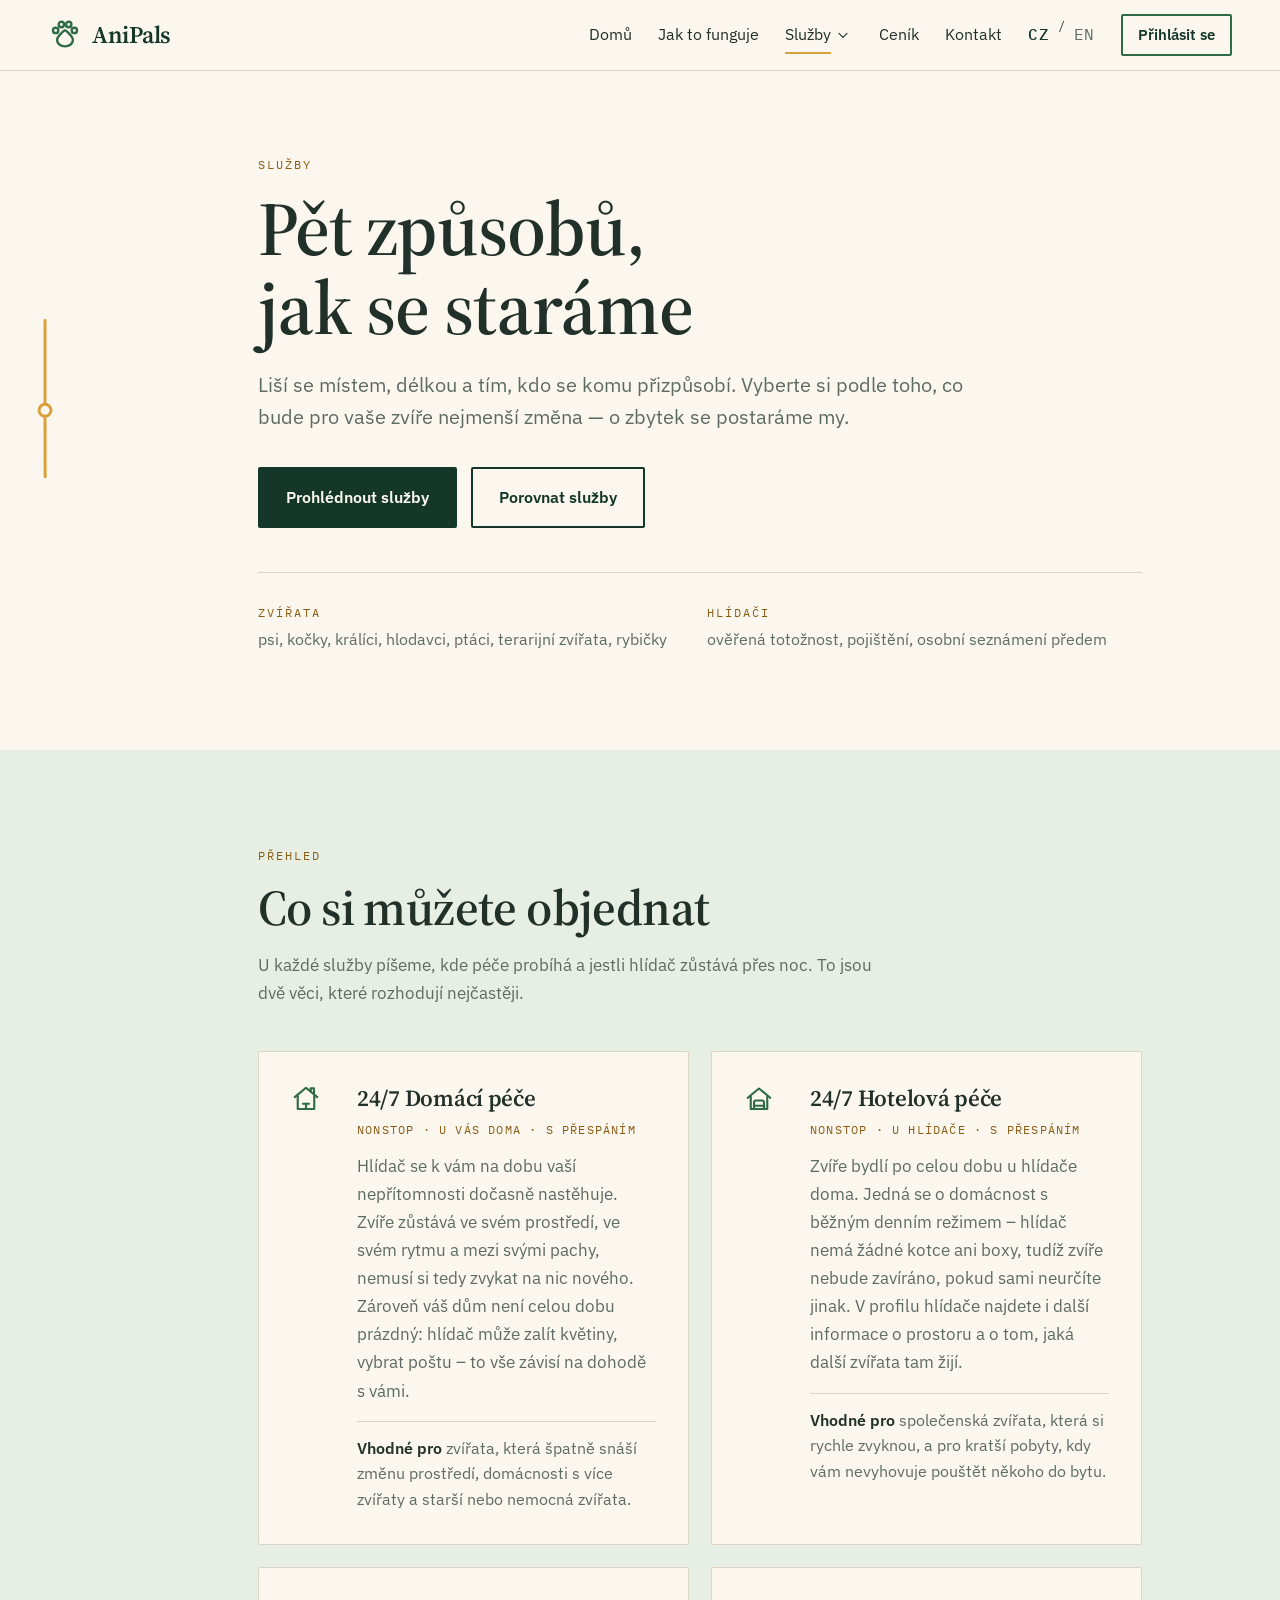
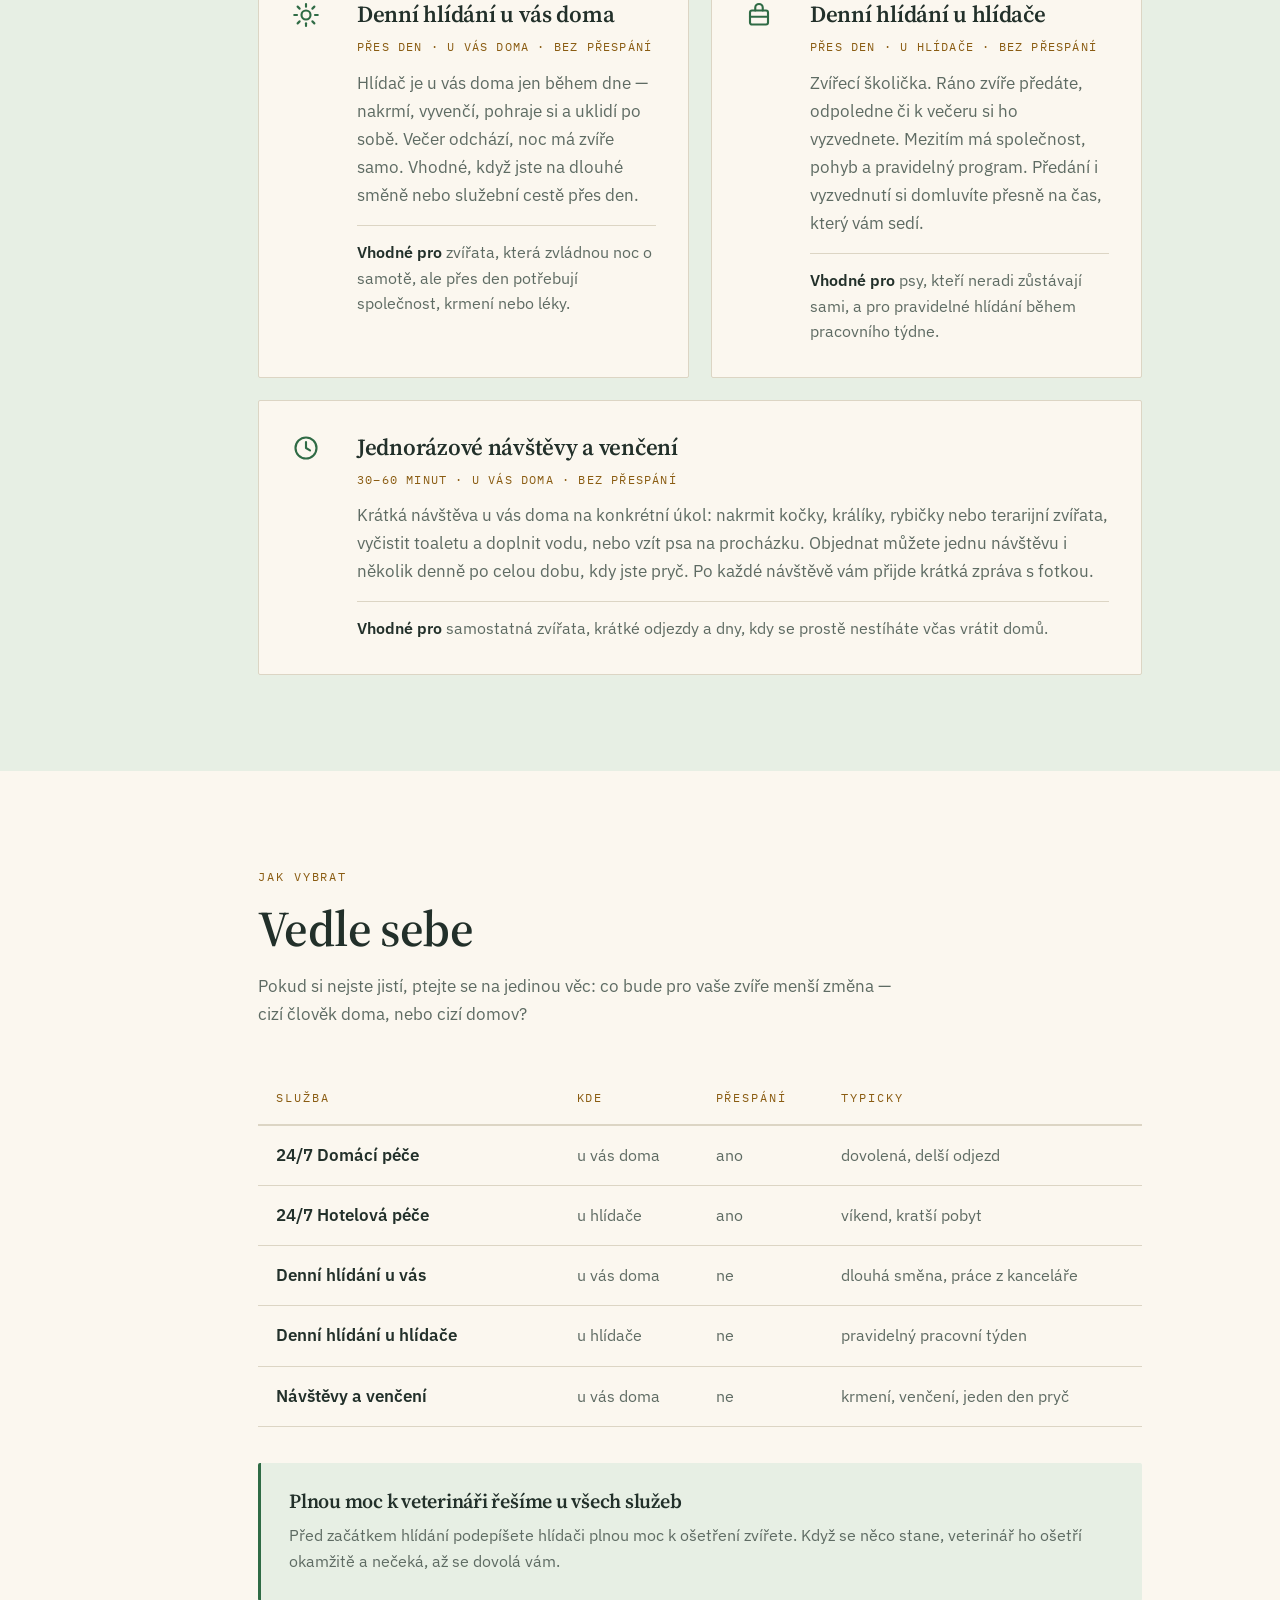
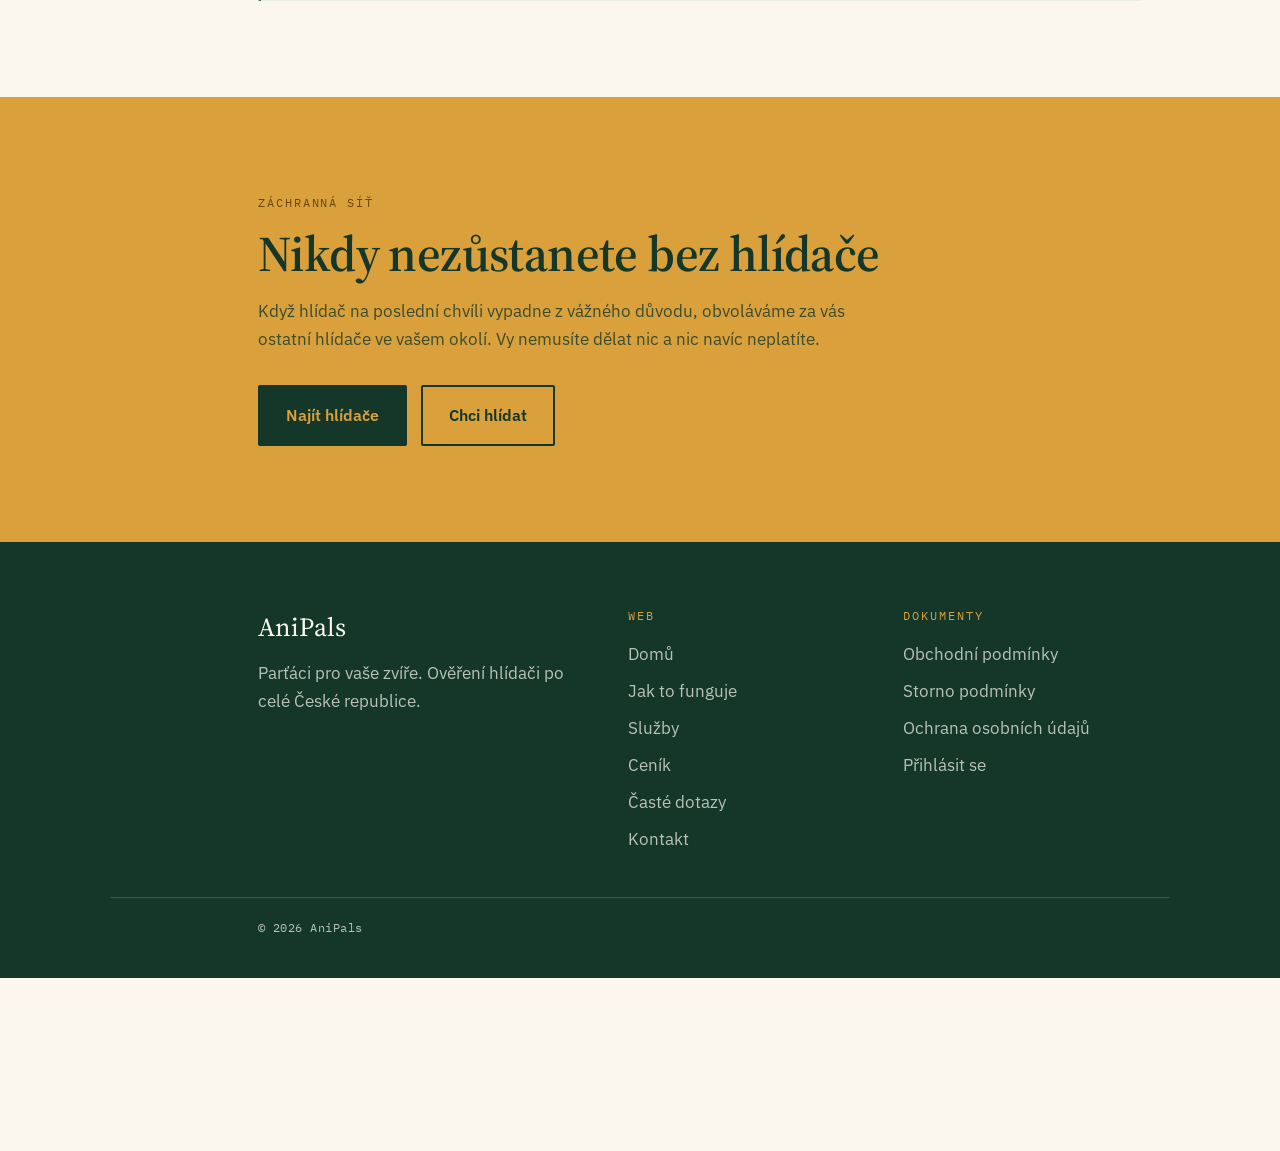
<file: sluzby.html>
<!doctype html>
<html lang="cs">
<head>
<meta charset="utf-8">
<meta name="viewport" content="width=device-width, initial-scale=1">
<title>Služby — AniPals</title>
<meta name="description" content="Pět způsobů, jak se u AniPals postaráme o vaše zvíře — od nonstop péče u vás doma po jednorázové venčení. Vyberte podle toho, kde péče probíhá a jestli hlídač zůstává přes noc.">
<link rel="preconnect" href="https://fonts.googleapis.com">
<link rel="preconnect" href="https://fonts.gstatic.com" crossorigin>
<link href="https://fonts.googleapis.com/css2?family=IBM+Plex+Mono:wght@400;500&family=IBM+Plex+Sans:wght@400;500;600&family=Source+Serif+4:opsz,wght@8..60,600&display=swap" rel="stylesheet">
<style>
:root{
  --zelena:#14372A;
  --mech:#2F6B45;
  --list:#189D64;
  --salvej:#E7EFE4;
  --horcice:#D9A03C;
  --horcice-tmava:#8A5C12;
  --kura:#8B5A3A;
  --papir:#FBF7EF;
  --inkoust:#22302A;
  --inkoust-svetly:#5E6B63;
  --linka:#DCD5C4;

  --serif:"Source Serif 4",Georgia,serif;
  --sans:"IBM Plex Sans",system-ui,-apple-system,sans-serif;
  --mono:"IBM Plex Mono",ui-monospace,monospace;

  --sirka:1060px;
  --voditko:120px;
  --radius:2px;
  --stin:0 10px 22px rgba(20,55,42,.22);
}

*{box-sizing:border-box}
html{scroll-behavior:smooth}
body{
  margin:0;
  background:var(--papir);
  color:var(--inkoust);
  font-family:var(--sans);
  font-size:17px;
  line-height:1.65;
  -webkit-font-smoothing:antialiased;
}
img{max-width:100%;display:block}
a{color:inherit}

/* ---------- typografie ---------- */
h1,h2,h3{font-family:var(--serif);font-weight:600;letter-spacing:-.012em;margin:0}
h1{font-size:clamp(44px,6vw,76px);line-height:1.04}
h2{font-size:clamp(32px,4.2vw,50px);line-height:1.1}
h3{font-size:23px;line-height:1.25}
.eyebrow{
  font-family:var(--mono);font-size:12px;text-transform:uppercase;
  letter-spacing:.16em;color:var(--horcice-tmava);margin:0 0 14px;
}
.perex{font-size:19.5px;color:var(--inkoust-svetly);max-width:62ch;margin:18px 0 0}
.podnadpis{color:var(--inkoust-svetly);max-width:64ch;margin:16px 0 0}

/* ---------- rozvržení ---------- */
.obal{max-width:var(--sirka);margin:0 auto;padding:0 28px}
.sekce{padding:96px 0;position:relative;scroll-margin-top:80px}
.sekce--papir{background:var(--papir)}
.sekce--salvej{background:var(--salvej)}
.sekce--zelena{background:var(--zelena);color:var(--papir)}
.sekce--horcice{background:var(--horcice);color:var(--zelena)}
.sekce--zelena .eyebrow{color:var(--horcice)}
.sekce--zelena .podnadpis,.sekce--zelena .perex{color:rgba(251,247,239,.76)}
.sekce--horcice .eyebrow{color:#6B4608}
.sekce--horcice .podnadpis{color:rgba(20,55,42,.8)}
@media(min-width:1181px){
  .obal{padding-left:calc(28px + var(--voditko))}
}
@media(max-width:760px){
  .sekce{padding:60px 0}
}

/* ---------- tlačítka ---------- */
.btn{
  display:inline-flex;align-items:center;justify-content:center;
  font-family:var(--sans);font-size:16px;font-weight:600;
  padding:15px 26px;border:2px solid transparent;border-radius:var(--radius);
  text-decoration:none;cursor:pointer;
  transition:transform .18s ease,box-shadow .18s ease,background .18s ease,color .18s ease;
}
.btn:hover{transform:translateY(-2px);box-shadow:var(--stin)}
.btn:focus-visible{outline:3px solid var(--horcice);outline-offset:3px}
.is-solid{background:var(--zelena);color:var(--papir);border-color:var(--zelena)}
.is-solid:hover{background:var(--mech);border-color:var(--mech)}
.is-line{background:transparent;color:var(--zelena);border-color:var(--zelena)}
.is-line:hover{background:rgba(20,55,42,.06)}
.is-mustard{background:var(--horcice);color:var(--zelena);border-color:var(--horcice)}
.is-mustard:hover{background:#E8B457;border-color:#E8B457}
.is-mini{padding:9px 16px;font-size:14px}

/* ---------- hlavička ---------- */
.hlavicka{
  position:sticky;top:0;z-index:60;
  background:rgba(251,247,239,.86);
  backdrop-filter:blur(10px);-webkit-backdrop-filter:blur(10px);
  border-bottom:1px solid var(--linka);
}
.hlavicka-obal{
  max-width:1240px;margin:0 auto;padding:14px 28px;
  display:flex;align-items:center;gap:26px;
}
.logo{display:flex;align-items:center;gap:10px;text-decoration:none;flex:none}
.logo-znak{width:34px;height:34px;flex:none}
.logo-text{font-family:var(--serif);font-size:24px;font-weight:600;color:var(--zelena);letter-spacing:-.02em}
.menu{display:flex;align-items:center;gap:26px;margin-left:auto}
.menu a{
  font-size:15.5px;text-decoration:none;color:var(--inkoust);
  position:relative;padding:6px 0;
}
.menu a::after{
  content:"";position:absolute;left:0;right:0;bottom:0;height:2px;
  background:var(--horcice);transform:scaleX(0);transform-origin:left;
  transition:transform .2s ease;
}
.menu a:hover::after,.menu a[aria-current="page"]::after{transform:scaleX(1)}
.menu a:focus-visible{outline:3px solid var(--horcice);outline-offset:3px}
.menu a.prihlasit{
  border:2px solid var(--mech);border-radius:var(--radius);
  padding:7px 15px;color:var(--zelena);font-weight:600;font-size:14.5px;
}
.menu a.prihlasit::after{display:none}
.menu a.prihlasit:hover{background:var(--mech);color:var(--papir)}
.jazyky{display:flex;gap:8px;font-family:var(--mono);font-size:12px;letter-spacing:.06em}

/* roletka v menu */
.ma-roletku{position:relative;display:flex;align-items:center;gap:2px}
.sipka{
  background:none;border:none;padding:6px 2px;cursor:pointer;color:var(--inkoust);
  display:flex;align-items:center;
}
.sipka svg{width:16px;height:16px;fill:none;stroke:currentColor;stroke-width:1.7;stroke-linecap:round;stroke-linejoin:round;transition:transform .2s ease}
.sipka[aria-expanded="true"] svg{transform:rotate(180deg)}
.sipka:focus-visible{outline:3px solid var(--horcice);outline-offset:2px}
.roletka{
  display:none;position:absolute;top:100%;left:-16px;margin-top:14px;
  min-width:216px;list-style:none;padding:8px 0;
  background:var(--papir);border:1px solid var(--linka);border-radius:var(--radius);
  box-shadow:var(--stin);z-index:70;
}
.roletka.otevrena{display:block}
.roletka a{
  display:block;padding:9px 20px;font-size:15px;text-decoration:none;color:var(--inkoust);
  border-left:2px solid transparent;
}
.roletka a::after{display:none}
.roletka a:hover{background:var(--salvej);border-left-color:var(--horcice);color:var(--zelena)}
.roletka a:focus-visible{outline:3px solid var(--horcice);outline-offset:-3px}
@media(min-width:761px){
  .ma-roletku:hover .roletka,.ma-roletku:focus-within .roletka{display:block}
  .ma-roletku::after{content:"";position:absolute;left:0;right:-16px;top:100%;height:16px}
}
@media(max-width:760px){
  .ma-roletku{display:block;width:100%}
  .ma-roletku .sipka{position:absolute;right:0;top:0;padding:6px 0}
  .roletka{
    position:static;margin:6px 0 8px 2px;padding:0;min-width:0;
    border:none;border-left:2px solid var(--linka);border-radius:0;box-shadow:none;background:none;
  }
  .roletka a{padding:8px 0 8px 16px;border-left:none;color:var(--inkoust-svetly)}
  .roletka a:hover{background:none;color:var(--zelena)}
}
.jazyky a{text-decoration:none;color:var(--inkoust-svetly)}
.jazyky a[aria-current="true"]{color:var(--zelena);font-weight:500}
.hamburger{display:none;background:none;border:2px solid var(--zelena);border-radius:var(--radius);padding:8px 10px;margin-left:auto;cursor:pointer}
.hamburger span{display:block;width:18px;height:2px;background:var(--zelena);margin:3px 0}
@media(max-width:760px){
  .hamburger{display:block}
  .menu{
    display:none;position:absolute;top:100%;left:0;right:0;
    flex-direction:column;align-items:flex-start;gap:6px;
    background:var(--papir);border-bottom:1px solid var(--linka);padding:18px 28px 24px;
  }
  .menu.otevrene{display:flex}
  .jazyky{order:99}
}

/* ---------- vodítko ---------- */
#voditko{
  position:absolute;top:0;left:0;width:var(--voditko);
  pointer-events:none;z-index:1;overflow:visible;
}
#voditko-cara{
  fill:none;stroke:var(--horcice);stroke-width:3;
  stroke-linecap:round;stroke-linejoin:round;
}
.karabinka{fill:var(--papir);stroke:var(--horcice);stroke-width:3}
@media(max-width:1180px){#voditko{display:none}}

/* ---------- hero ---------- */
.hero{padding-top:84px;padding-bottom:72px}
.hero .perex{margin-top:22px}
.hero-akce{display:flex;flex-wrap:wrap;gap:14px;margin-top:34px}
.hero-fakta{
  display:flex;flex-wrap:wrap;gap:0 40px;margin-top:44px;
  border-top:1px solid var(--linka);padding-top:22px;
}
.fakt{padding:8px 0}
.fakt dt{font-family:var(--mono);font-size:12px;letter-spacing:.16em;text-transform:uppercase;color:var(--horcice-tmava)}
.fakt dd{margin:4px 0 0;font-size:16px;color:var(--inkoust-svetly)}

/* ---------- karty služeb ---------- */
.sluzby{display:grid;gap:22px;margin-top:44px}
.sluzba{
  background:var(--papir);border:1px solid var(--linka);border-radius:var(--radius);
  padding:32px;display:grid;grid-template-columns:44px 1fr;gap:0 22px;align-items:start;
  transition:transform .18s ease,box-shadow .18s ease,border-color .18s ease;
}
.sluzba:hover{transform:translateY(-2px);box-shadow:var(--stin);border-color:var(--mech)}
.sluzba .ikona{grid-row:span 2;color:var(--mech)}
.sluzba h3{margin-bottom:8px}
.sluzba .meta{
  font-family:var(--mono);font-size:12px;letter-spacing:.1em;text-transform:uppercase;
  color:var(--horcice-tmava);margin:0 0 12px;
}
.sluzba p{margin:0;color:var(--inkoust-svetly)}
.sluzba .pro{
  margin:16px 0 0;padding-top:14px;border-top:1px solid var(--linka);
  font-size:15.5px;color:var(--inkoust-svetly);
}
.sluzba .pro strong{color:var(--inkoust);font-weight:600}
@media(min-width:901px){
  .sluzby{grid-template-columns:1fr 1fr}
  .sluzba--siroka{grid-column:1 / -1}
}
@media(max-width:520px){
  .sluzba{grid-template-columns:1fr;padding:26px}
  .sluzba .ikona{grid-row:auto;margin-bottom:14px}
}
.ikona svg{width:30px;height:30px;stroke:currentColor;fill:none;stroke-width:1.7;stroke-linecap:round;stroke-linejoin:round}

/* ---------- porovnání ---------- */
.tabulka-obal{margin-top:44px;overflow-x:auto}
table.porovnani{border-collapse:collapse;width:100%;min-width:620px}
table.porovnani th,table.porovnani td{
  text-align:left;padding:16px 18px;border-bottom:1px solid var(--linka);vertical-align:top;
}
table.porovnani thead th{
  font-family:var(--mono);font-size:12px;text-transform:uppercase;letter-spacing:.16em;
  color:var(--horcice-tmava);font-weight:400;border-bottom:2px solid var(--linka);
}
table.porovnani tbody th{font-weight:600;font-size:16.5px;width:34%}
table.porovnani td{color:var(--inkoust-svetly);font-size:16px}
table.porovnani tbody tr:hover{background:rgba(231,239,228,.5)}

.poznamka{
  margin-top:36px;padding:26px 28px;border-radius:var(--radius);
  border-left:3px solid var(--horcice);background:rgba(217,160,60,.12);
}
.sekce--papir .poznamka{background:var(--salvej);border-left-color:var(--mech)}
.poznamka h3{font-size:20px;margin-bottom:8px}
.poznamka p{margin:0;font-size:16px}
.sekce--zelena .poznamka p{color:rgba(251,247,239,.8)}
.sekce--papir .poznamka p{color:var(--inkoust-svetly)}

/* ---------- závěr ---------- */
.zaver{text-align:left}
.zaver .akce{display:flex;flex-wrap:wrap;gap:14px;margin-top:32px}
.zaver .is-line{border-color:var(--zelena);color:var(--zelena)}
.zaver .is-solid{background:var(--zelena);border-color:var(--zelena);color:var(--horcice)}

/* ---------- patička ---------- */
.paticka{background:var(--zelena);color:rgba(251,247,239,.72);padding:64px 0 40px}
.paticka .obal{display:grid;gap:36px}
@media(min-width:900px){.paticka .obal{grid-template-columns:1.4fr 1fr 1fr}}
.paticka h4{
  font-family:var(--mono);font-size:12px;text-transform:uppercase;letter-spacing:.16em;
  color:var(--horcice);margin:0 0 14px;font-weight:400;
}
.paticka ul{list-style:none;margin:0;padding:0;display:grid;gap:9px}
.paticka a{text-decoration:none;color:rgba(251,247,239,.72)}
.paticka a:hover{color:var(--papir);text-decoration:underline;text-underline-offset:3px}
.paticka a:focus-visible{outline:3px solid var(--horcice);outline-offset:3px}
.paticka .znacka{font-family:var(--serif);font-size:26px;color:var(--papir);margin:0 0 10px}
.paticka .drobne{
  max-width:var(--sirka);margin:44px auto 0;padding:20px 28px 0;
  border-top:1px solid rgba(251,247,239,.16);
  font-family:var(--mono);font-size:12px;letter-spacing:.04em;
}
@media(min-width:1181px){.paticka .drobne{padding-left:calc(28px + var(--voditko))}}

@media(prefers-reduced-motion:reduce){
  html{scroll-behavior:auto}
  *{transition:none!important;animation:none!important}
}
</style>
</head>
<body>

<header class="hlavicka">
  <div class="hlavicka-obal">
    <a class="logo" href="index.html" aria-label="AniPals — domů">
      <svg class="logo-znak" viewBox="0 0 24 24" fill="none" stroke="#2F6B45" stroke-width="1.7" stroke-linecap="round" stroke-linejoin="round" aria-hidden="true">
        <path d="M12 20c-3.2 0-5.6-2-5.6-4.4 0-2 1.9-3.6 3.2-5 .9-1 1.6-2 2.4-2s1.5 1 2.4 2c1.3 1.4 3.2 3 3.2 5C17.6 18 15.2 20 12 20Z"/>
        <circle cx="5.4" cy="8.8" r="1.9"/><circle cx="18.6" cy="8.8" r="1.9"/>
        <circle cx="9.4" cy="4.6" r="1.9"/><circle cx="14.6" cy="4.6" r="1.9"/>
      </svg>
      <span class="logo-text">AniPals</span>
    </a>

    <button class="hamburger" aria-expanded="false" aria-controls="menu" aria-label="Otevřít menu">
      <span></span><span></span><span></span>
    </button>

    <nav class="menu" id="menu" aria-label="Hlavní">
      <a href="index.html">Domů</a>
      <a href="jak-to-funguje.html">Jak to funguje</a>
      <div class="ma-roletku">
        <a href="sluzby.html" aria-current="page">Služby</a>
        <button class="sipka" aria-expanded="false" aria-controls="roletka-sluzby" aria-label="Zobrazit sekce stránky Služby">
          <svg viewBox="0 0 24 24" aria-hidden="true"><path d="m6 9.5 6 6 6-6"/></svg>
        </button>
        <ul class="roletka" id="roletka-sluzby">
          <li><a href="#sluzby">Přehled</a></li>
          <li><a href="#jak-vybrat">Jak vybrat</a></li>
          <li><a href="#zachranna-sit">Záchranná síť</a></li>
        </ul>
      </div>
      <a href="cenik.html">Ceník</a>
      <a href="kontakt.html">Kontakt</a>
      <span class="jazyky">
        <a href="#" aria-current="true">CZ</a><span aria-hidden="true">/</span><a href="#">EN</a>
      </span>
      <a class="prihlasit" href="#">Přihlásit se</a>
    </nav>
  </div>
</header>

<svg id="voditko" aria-hidden="true" xmlns="http://www.w3.org/2000/svg" preserveAspectRatio="none">
  <path id="voditko-cara" d=""/>
  <g id="voditko-karabinky"></g>
</svg>

<main>

  <!-- 1. hero — papírová -->
  <section class="sekce sekce--papir hero" data-stop>
    <div class="obal">
      <p class="eyebrow">Služby</p>
      <h1>Pět způsobů,<br>jak se staráme</h1>
      <p class="perex">
        Liší se místem, délkou a tím, kdo se komu přizpůsobí. Vyberte si podle toho,
        co bude pro vaše zvíře nejmenší změna — o zbytek se postaráme my.
      </p>
      <div class="hero-akce">
        <a class="btn is-solid" href="#sluzby">Prohlédnout služby</a>
        <a class="btn is-line" href="#jak-vybrat">Porovnat služby</a>
      </div>
      <dl class="hero-fakta">
        <div class="fakt"><dt>Zvířata</dt><dd>psi, kočky, králíci, hlodavci, ptáci, terarijní zvířata, rybičky</dd></div>
        <div class="fakt"><dt>Hlídači</dt><dd>ověřená totožnost, pojištění, osobní seznámení předem</dd></div>
      </dl>
    </div>
  </section>

  <!-- 2. přehled služeb — šalvějová -->
  <section class="sekce sekce--salvej" id="sluzby" data-stop>
    <div class="obal">
      <p class="eyebrow">Přehled</p>
      <h2>Co si můžete objednat</h2>
      <p class="podnadpis">
        U každé služby píšeme, kde péče probíhá a jestli hlídač zůstává přes noc.
        To jsou dvě věci, které rozhodují nejčastěji.
      </p>

      <div class="sluzby">

        <article class="sluzba">
          <span class="ikona" aria-hidden="true">
            <svg viewBox="0 0 24 24"><path d="M3 10.5 12 3l9 7.5"/><path d="M5.4 9.6V20h13.2V9.6"/><path d="M12 20v-4.2"/><path d="M9.6 15.8h4.8"/><path d="M15.8 5.6V3.4h2.6v4.4"/></svg>
          </span>
          <div>
            <h3>24/7 Domácí péče</h3>
            <p class="meta">Nonstop · u vás doma · s přespáním</p>
            <p>
              Hlídač se k vám na dobu vaší nepřítomnosti dočasně nastěhuje. Zvíře zůstává ve
              svém prostředí, ve svém rytmu a mezi svými pachy, nemusí si tedy zvykat na nic
              nového. Zároveň váš dům není celou dobu prázdný: hlídač může zalít květiny,
              vybrat poštu – to vše závisí na dohodě s vámi.
            </p>
            <p class="pro"><strong>Vhodné pro</strong> zvířata, která špatně snáší změnu prostředí, domácnosti s více zvířaty a starší nebo nemocná zvířata.</p>
          </div>
        </article>

        <article class="sluzba">
          <span class="ikona" aria-hidden="true">
            <svg viewBox="0 0 24 24"><path d="M3 11 12 3.6 21 11"/><path d="M5.4 10.2V20h13.2v-9.8"/><path d="M8 17.4h8"/><path d="M8 17.4v-2.6a1.6 1.6 0 0 1 1.6-1.6h4.8a1.6 1.6 0 0 1 1.6 1.6v2.6"/><path d="M8 17.4V19"/><path d="M16 17.4V19"/></svg>
          </span>
          <div>
            <h3>24/7 Hotelová péče</h3>
            <p class="meta">Nonstop · u hlídače · s přespáním</p>
            <p>
              Zvíře bydlí po celou dobu u hlídače doma. Jedná se o domácnost s běžným denním
              režimem – hlídač nemá žádné kotce ani boxy, tudíž zvíře nebude zavíráno, pokud
              sami neurčíte jinak. V profilu hlídače najdete i další informace o prostoru
              a o tom, jaká další zvířata tam žijí.
            </p>
            <p class="pro"><strong>Vhodné pro</strong> společenská zvířata, která si rychle zvyknou, a pro kratší pobyty, kdy vám nevyhovuje pouštět někoho do bytu.</p>
          </div>
        </article>

        <article class="sluzba">
          <span class="ikona" aria-hidden="true">
            <svg viewBox="0 0 24 24"><circle cx="12" cy="12" r="3.6"/><path d="M12 3.2v2.2"/><path d="M12 18.6v2.2"/><path d="M4.8 12H2.6"/><path d="M21.4 12h-2.2"/><path d="m6.9 6.9-1.6-1.6"/><path d="m18.7 18.7-1.6-1.6"/><path d="m6.9 17.1-1.6 1.6"/><path d="m18.7 5.3-1.6 1.6"/></svg>
          </span>
          <div>
            <h3>Denní hlídání u vás doma</h3>
            <p class="meta">Přes den · u vás doma · bez přespání</p>
            <p>
              Hlídač je u vás doma jen během dne — nakrmí, vyvenčí, pohraje si a uklidí po sobě.
              Večer odchází, noc má zvíře samo. Vhodné, když jste na dlouhé směně nebo služební
              cestě přes den.
            </p>
            <p class="pro"><strong>Vhodné pro</strong> zvířata, která zvládnou noc o samotě, ale přes den potřebují společnost, krmení nebo léky.</p>
          </div>
        </article>

        <article class="sluzba">
          <span class="ikona" aria-hidden="true">
            <svg viewBox="0 0 24 24"><path d="M6.4 8.4h11.2a1.6 1.6 0 0 1 1.6 1.6v8a1.6 1.6 0 0 1-1.6 1.6H6.4a1.6 1.6 0 0 1-1.6-1.6v-8a1.6 1.6 0 0 1 1.6-1.6Z"/><path d="M9 8.4V6.2a3 3 0 0 1 6 0v2.2"/><path d="M4.8 13.4h14.4"/></svg>
          </span>
          <div>
            <h3>Denní hlídání u hlídače</h3>
            <p class="meta">Přes den · u hlídače · bez přespání</p>
            <p>
              Zvířecí školička. Ráno zvíře předáte, odpoledne či k večeru si ho vyzvednete. Mezitím má
              společnost, pohyb a pravidelný program. Předání i vyzvednutí si domluvíte
              přesně na čas, který vám sedí.
            </p>
            <p class="pro"><strong>Vhodné pro</strong> psy, kteří neradi zůstávají sami, a pro pravidelné hlídání během pracovního týdne.</p>
          </div>
        </article>

        <article class="sluzba sluzba--siroka">
          <span class="ikona" aria-hidden="true">
            <svg viewBox="0 0 24 24"><circle cx="12" cy="12" r="8.4"/><path d="M12 7.2V12l3.2 1.9"/></svg>
          </span>
          <div>
            <h3>Jednorázové návštěvy a venčení</h3>
            <p class="meta">30–60 minut · u vás doma · bez přespání</p>
            <p>
              Krátká návštěva u vás doma na konkrétní úkol: nakrmit kočky, králíky, rybičky
              nebo terarijní zvířata, vyčistit toaletu a doplnit vodu, nebo vzít psa na
              procházku. Objednat můžete jednu návštěvu i několik denně po celou dobu, kdy
              jste pryč. Po každé návštěvě vám přijde krátká zpráva s fotkou.
            </p>
            <p class="pro"><strong>Vhodné pro</strong> samostatná zvířata, krátké odjezdy a dny, kdy se prostě nestíháte včas vrátit domů.</p>
          </div>
        </article>

      </div>
    </div>
  </section>

  <!-- 3. porovnání — papírová -->
  <section class="sekce sekce--papir" id="jak-vybrat" data-stop>
    <div class="obal">
      <p class="eyebrow">Jak vybrat</p>
      <h2>Vedle sebe</h2>
      <p class="podnadpis">
        Pokud si nejste jistí, ptejte se na jedinou věc: co bude pro vaše zvíře menší změna —
        cizí člověk doma, nebo cizí domov?
      </p>

      <div class="tabulka-obal">
        <table class="porovnani">
          <thead>
            <tr>
              <th scope="col">Služba</th>
              <th scope="col">Kde</th>
              <th scope="col">Přespání</th>
              <th scope="col">Typicky</th>
            </tr>
          </thead>
          <tbody>
            <tr><th scope="row">24/7 Domácí péče</th><td>u vás doma</td><td>ano</td><td>dovolená, delší odjezd</td></tr>
            <tr><th scope="row">24/7 Hotelová péče</th><td>u hlídače</td><td>ano</td><td>víkend, kratší pobyt</td></tr>
            <tr><th scope="row">Denní hlídání u vás</th><td>u vás doma</td><td>ne</td><td>dlouhá směna, práce z kanceláře</td></tr>
            <tr><th scope="row">Denní hlídání u hlídače</th><td>u hlídače</td><td>ne</td><td>pravidelný pracovní týden</td></tr>
            <tr><th scope="row">Návštěvy a venčení</th><td>u vás doma</td><td>ne</td><td>krmení, venčení, jeden den pryč</td></tr>
          </tbody>
        </table>
      </div>

      <div class="poznamka">
        <h3>Plnou moc k veterináři řešíme u všech služeb</h3>
        <p>
          Před začátkem hlídání podepíšete hlídači plnou moc k ošetření zvířete. Když se něco
          stane, veterinář ho ošetří okamžitě a nečeká, až se dovolá vám.
        </p>
      </div>
    </div>
  </section>

  <!-- 6. závěr — hořčicová -->
  <section class="sekce sekce--horcice zaver" id="zachranna-sit" data-stop>
    <div class="obal">
      <p class="eyebrow">Záchranná síť</p>
      <h2>Nikdy nezůstanete bez hlídače</h2>
      <p class="podnadpis">
        Když hlídač na poslední chvíli vypadne z vážného důvodu, obvoláváme za vás ostatní
        hlídače ve vašem okolí. Vy nemusíte dělat nic a nic navíc neplatíte.
      </p>
      <div class="akce">
        <a class="btn is-solid" href="index.html#sluzby">Najít hlídače</a>
        <a class="btn is-line" href="jak-to-funguje.html#prehled">Chci hlídat</a>
      </div>
    </div>
  </section>

</main>

<footer class="paticka">
  <div class="obal">
    <div>
      <p class="znacka">AniPals</p>
      <p style="margin:0;max-width:38ch">Parťáci pro vaše zvíře. Ověření hlídači po celé České republice.</p>
    </div>
    <div>
      <h4>Web</h4>
      <ul>
        <li><a href="index.html">Domů</a></li>
        <li><a href="jak-to-funguje.html">Jak to funguje</a></li>
        <li><a href="sluzby.html">Služby</a></li>
        <li><a href="cenik.html">Ceník</a></li>
        <li><a href="caste-dotazy.html">Časté dotazy</a></li>
          <li><a href="kontakt.html">Kontakt</a></li>
      </ul>
    </div>
    <div>
      <h4>Dokumenty</h4>
      <ul>
        <li><a href="#">Obchodní podmínky</a></li>
        <li><a href="storno.html">Storno podmínky</a></li>
        <li><a href="#">Ochrana osobních údajů</a></li>
        <li><a href="#">Přihlásit se</a></li>
      </ul>
    </div>
  </div>
  <div class="drobne">© 2026 AniPals</div>
</footer>

<script>
(function(){
  // hamburger
  var tlacitko = document.querySelector('.hamburger');
  var menu = document.getElementById('menu');
  if(tlacitko){
    tlacitko.addEventListener('click', function(){
      var otevrene = menu.classList.toggle('otevrene');
      tlacitko.setAttribute('aria-expanded', otevrene ? 'true' : 'false');
      tlacitko.setAttribute('aria-label', otevrene ? 'Zavřít menu' : 'Otevřít menu');
    });
  }

  // roletka v menu
  var sipka = document.querySelector('.sipka');
  var roletka = document.getElementById('roletka-sluzby');
  if(sipka && roletka){
    var prepni = function(otevrit){
      roletka.classList.toggle('otevrena', otevrit);
      sipka.setAttribute('aria-expanded', otevrit ? 'true' : 'false');
    };
    sipka.addEventListener('click', function(e){
      e.stopPropagation();
      prepni(!roletka.classList.contains('otevrena'));
    });
    document.addEventListener('click', function(e){
      if(!roletka.contains(e.target) && e.target !== sipka) prepni(false);
    });
    document.addEventListener('keydown', function(e){
      if(e.key === 'Escape' && roletka.classList.contains('otevrena')){
        prepni(false);
        sipka.focus();
      }
    });
    roletka.addEventListener('click', function(e){
      if(e.target.tagName === 'A'){
        prepni(false);
        if(menu) menu.classList.remove('otevrene');
        if(tlacitko) tlacitko.setAttribute('aria-expanded','false');
      }
    });
  }

  // vodítko
  var svg = document.getElementById('voditko');
  var cara = document.getElementById('voditko-cara');
  var karabinky = document.getElementById('voditko-karabinky');
  var zastavky = Array.prototype.slice.call(document.querySelectorAll('[data-stop]'));
  if(!svg || zastavky.length < 3) { if(svg) svg.style.display='none'; return; }

  var klidnyRezim = window.matchMedia('(prefers-reduced-motion: reduce)').matches;
  var delka = 0, prvni = 0, posledni = 0, body = [];

  function postav(){
    var vyskaDok = document.documentElement.scrollHeight;
    svg.setAttribute('viewBox', '0 0 120 ' + vyskaDok);
    svg.setAttribute('width', 120);
    svg.setAttribute('height', vyskaDok);
    svg.style.height = vyskaDok + 'px';

    body = zastavky.map(function(sekce, i){
      var r = sekce.getBoundingClientRect();
      return { x: 60 + (i % 2 === 0 ? -15 : 15), y: r.top + window.scrollY + r.height / 2 };
    });

    var d = 'M ' + body[0].x + ' ' + (body[0].y - 90);
    d += ' L ' + body[0].x + ' ' + body[0].y;
    for(var i = 1; i < body.length; i++){
      var a = body[i-1], b = body[i], stred = (a.y + b.y) / 2;
      d += ' C ' + a.x + ' ' + stred + ', ' + b.x + ' ' + stred + ', ' + b.x + ' ' + b.y;
    }
    d += ' L ' + body[body.length-1].x + ' ' + (body[body.length-1].y + 90);
    cara.setAttribute('d', d);

    karabinky.innerHTML = body.map(function(p){
      return '<circle class="karabinka" cx="' + p.x + '" cy="' + p.y + '" r="6"/>';
    }).join('');

    delka = cara.getTotalLength();
    prvni = body[0].y;
    posledni = body[body.length - 1].y;
    cara.style.strokeDasharray = delka;
    cara.style.strokeDashoffset = klidnyRezim ? 0 : delka;
    kresli();
  }

  function kresli(){
    if(klidnyRezim) return;
    var pohled = window.scrollY + window.innerHeight * 0.62;
    var postup = (pohled - prvni) / Math.max(1, (posledni - prvni));
    postup = Math.max(0, Math.min(1, postup));
    cara.style.strokeDashoffset = delka * (1 - postup);
    var kruhy = karabinky.querySelectorAll('circle');
    for(var i = 0; i < kruhy.length; i++){
      kruhy[i].style.opacity = pohled >= body[i].y - 30 ? 1 : 0;
    }
  }

  var ceka = false;
  window.addEventListener('scroll', function(){
    if(ceka) return;
    ceka = true;
    requestAnimationFrame(function(){ kresli(); ceka = false; });
  }, { passive: true });

  var casovac;
  window.addEventListener('resize', function(){
    clearTimeout(casovac);
    casovac = setTimeout(postav, 150);
  });

  window.addEventListener('load', postav);
  postav();
})();
</script>

</body>
</html>
</file>
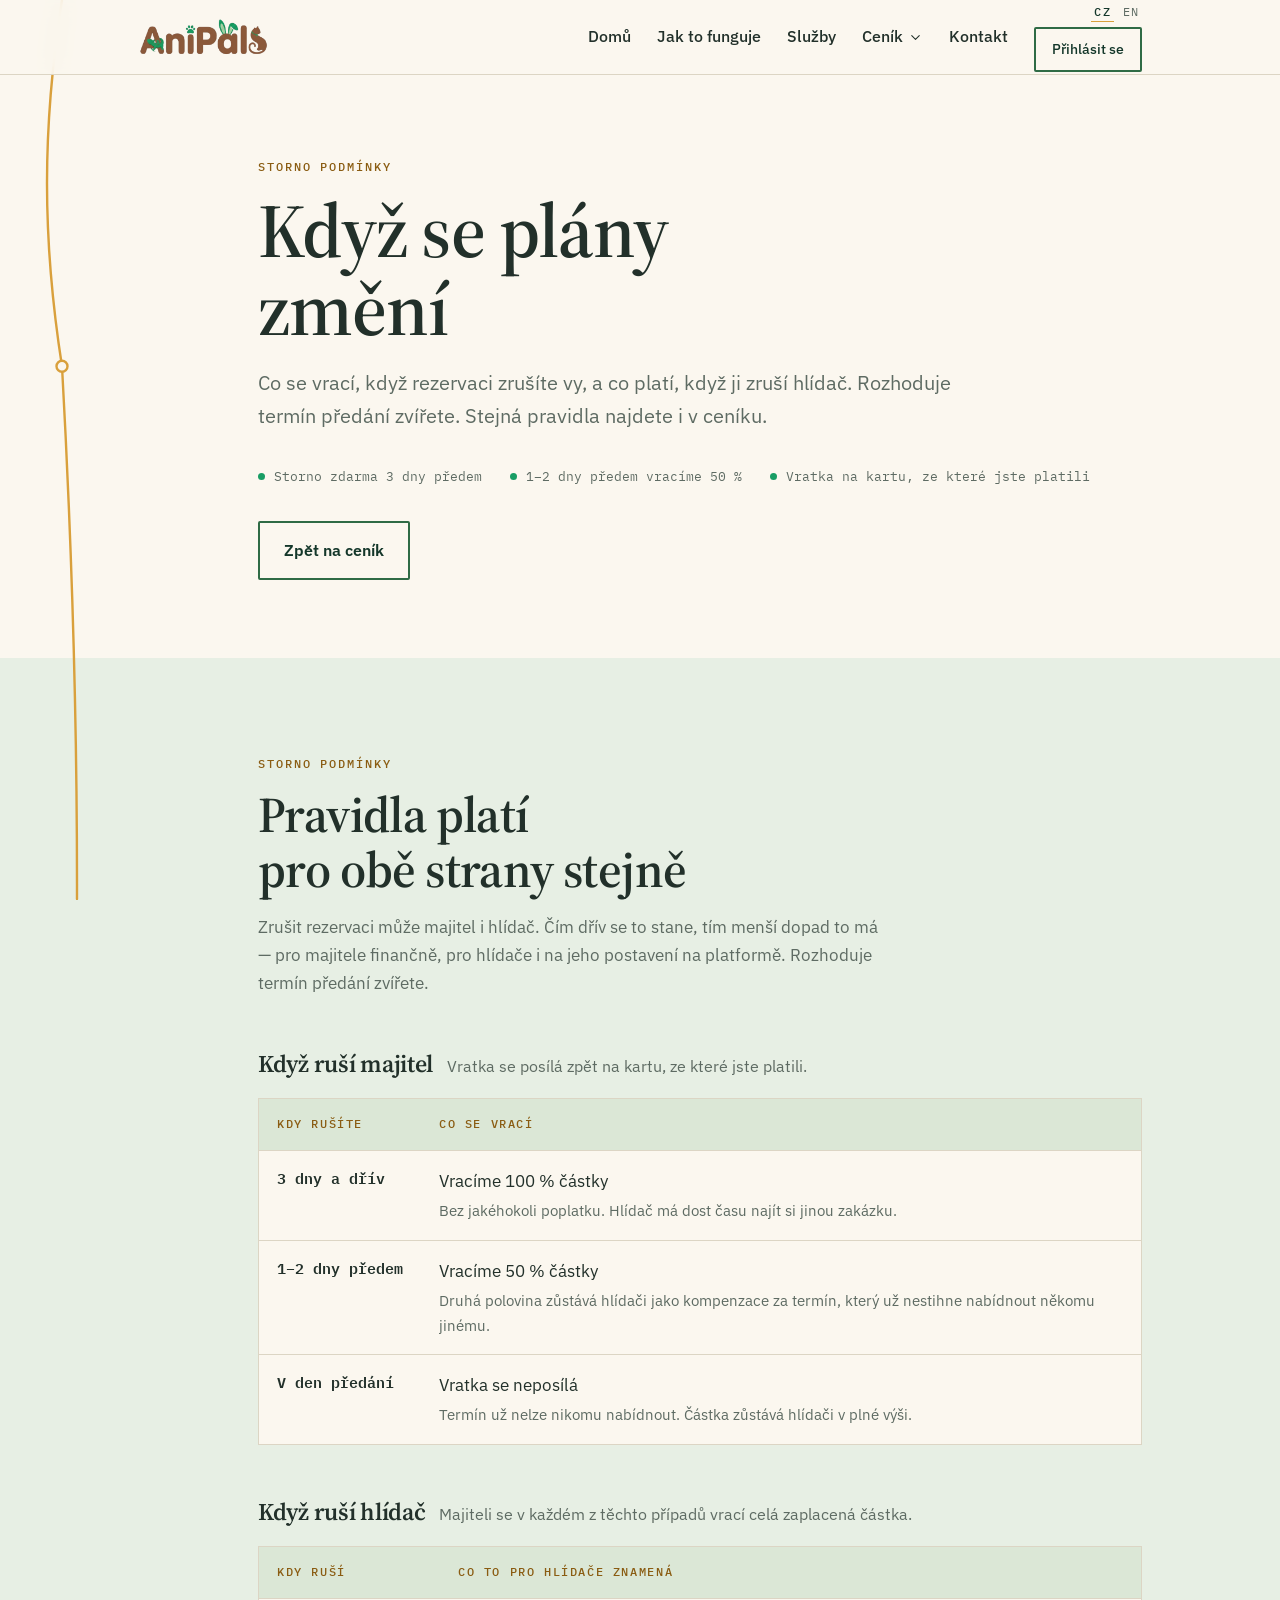
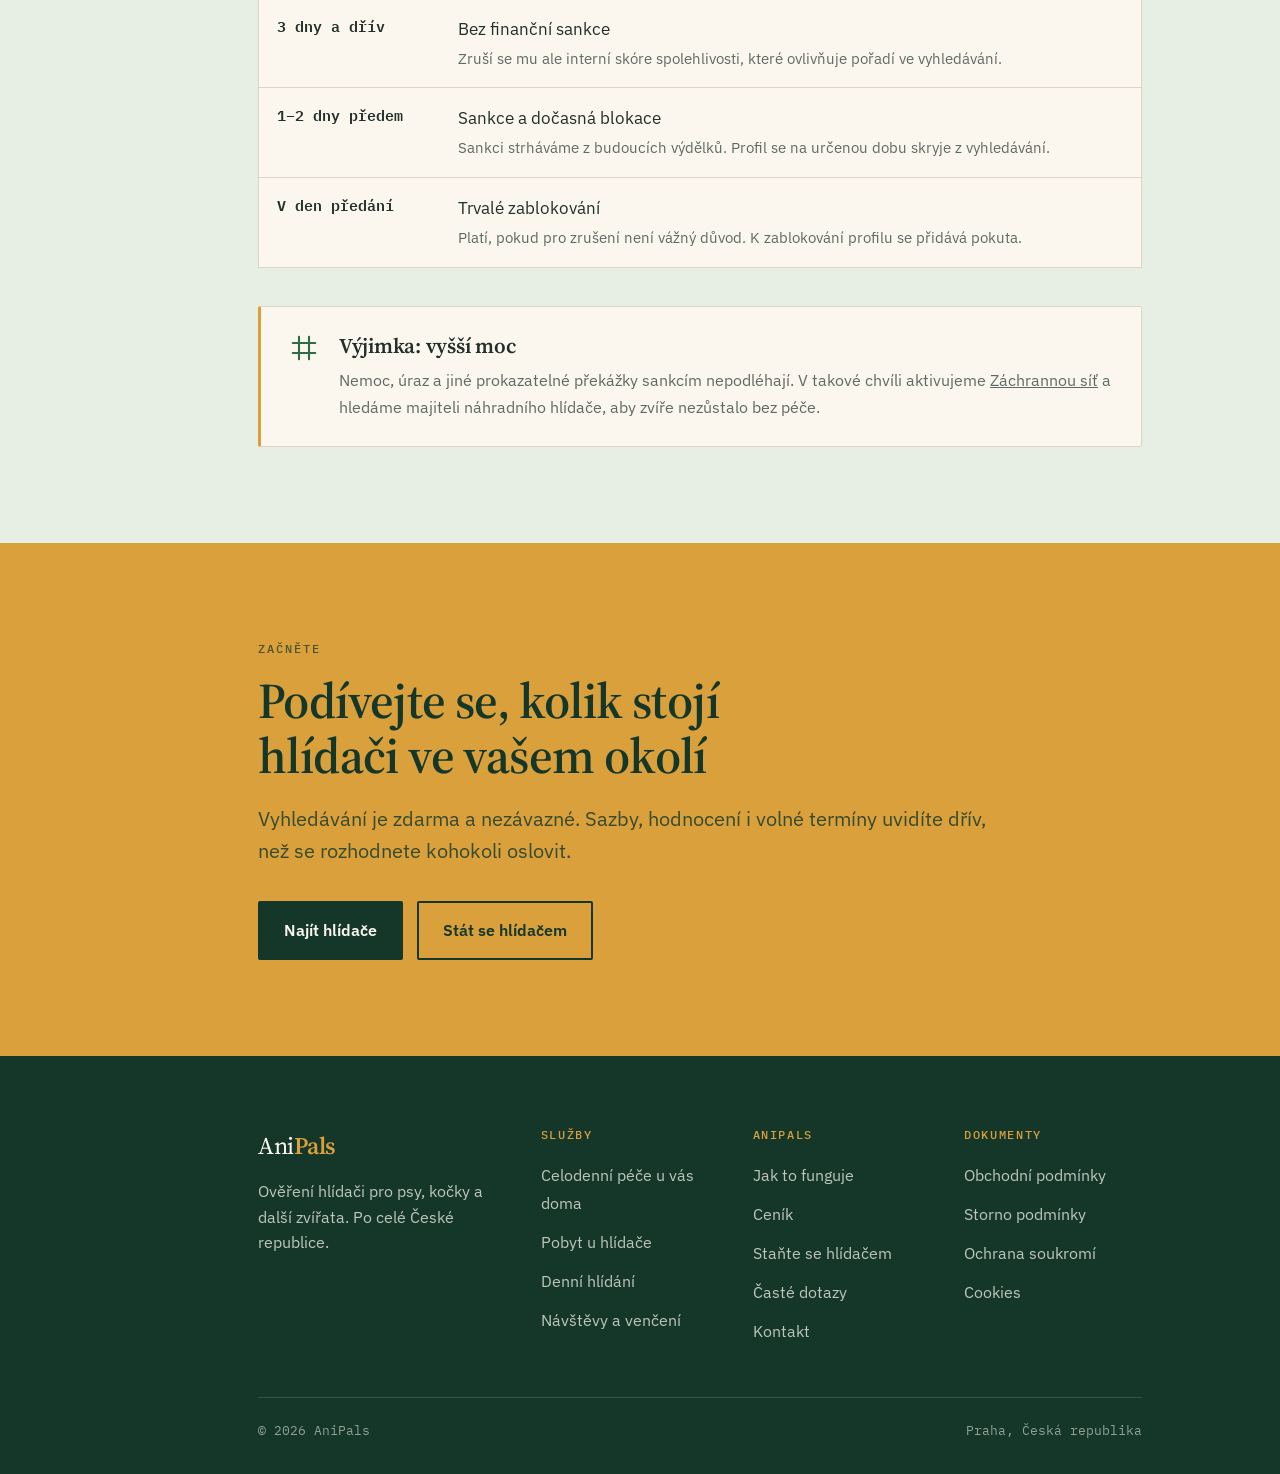
<file: storno.html>
<!DOCTYPE html>
<html lang="cs">
<head>
<meta charset="utf-8">
<meta name="viewport" content="width=device-width, initial-scale=1">
<title>Storno podmínky — AniPals</title>
<meta name="description" content="Storno podmínky AniPals: co se vrací, když rezervaci zruší majitel, a co platí, když ruší hlídač.">
<link rel="preconnect" href="https://fonts.googleapis.com">
<link rel="preconnect" href="https://fonts.gstatic.com" crossorigin>
<link href="https://fonts.googleapis.com/css2?family=IBM+Plex+Mono:wght@400;500&family=IBM+Plex+Sans:wght@400;500;600&family=Source+Serif+4:opsz,wght@8..60,600&display=swap&subset=latin-ext" rel="stylesheet">
<style>
:root{
  --forest:#14372A;
  --moss:#2F6B45;
  --leaf:#189D64;
  --sage:#E7EFE4;
  --mustard:#D9A03C;
  --mustard-dark:#8A5C12;
  --bark:#8B5A3A;
  --paper:#FBF7EF;
  --ink:#22302A;
  --ink-light:#5E6B63;
  --line:#DCD5C4;

  --serif:"Source Serif 4",Georgia,serif;
  --sans:"IBM Plex Sans",system-ui,-apple-system,sans-serif;
  --mono:"IBM Plex Mono",ui-monospace,monospace;

  --wrap:1060px;
  --rail:120px;
  --radius:2px;
  --shadow:0 10px 22px rgba(20,55,42,.22);
}

*{box-sizing:border-box}
html{scroll-behavior:smooth}
body{
  margin:0;
  background:var(--paper);
  color:var(--ink);
  font-family:var(--sans);
  font-size:17px;
  line-height:1.65;
  -webkit-font-smoothing:antialiased;
}
@media (prefers-reduced-motion:reduce){
  html{scroll-behavior:auto}
  *{animation-duration:.001ms!important;transition-duration:.001ms!important}
}

h1,h2,h3{font-family:var(--serif);font-weight:600;letter-spacing:-.012em;margin:0}
h1{font-size:clamp(44px,6vw,76px);line-height:1.03}
h2{font-size:clamp(32px,4.2vw,50px);line-height:1.1}
h3{font-size:23px;line-height:1.25}
p{margin:0}
a{color:inherit}

:focus-visible{outline:3px solid var(--mustard);outline-offset:3px;border-radius:var(--radius)}

.wrap{max-width:var(--wrap);margin:0 auto;padding:0 28px}
.section{padding:96px 0;position:relative}
.section[id]{scroll-margin-top:92px}
.section--paper{background:var(--paper)}
.section--sage{background:var(--sage)}
.section--forest{background:var(--forest);color:var(--paper)}
.section--mustard{background:var(--mustard);color:var(--forest)}
@media (min-width:1181px){
  .wrap{padding-left:calc(28px + var(--rail))}
}
@media (max-width:760px){
  .section{padding:60px 0}
}

.eyebrow{
  font-family:var(--mono);
  font-size:12px;
  font-weight:500;
  text-transform:uppercase;
  letter-spacing:.16em;
  color:var(--mustard-dark);
  margin:0 0 14px;
  display:block;
}
.section--forest .eyebrow{color:var(--mustard)}
.section--mustard .eyebrow{color:var(--forest);opacity:.72}

.lede{
  font-size:19.5px;
  color:var(--ink-light);
  max-width:62ch;
  margin-top:20px;
}
.section--forest .lede{color:rgba(251,247,239,.78)}
.section--mustard .lede{color:rgba(20,55,42,.82)}
.sub{color:var(--ink-light);max-width:62ch;margin-top:16px}
.section--forest .sub{color:rgba(251,247,239,.76)}
.section--mustard .sub{color:rgba(20,55,42,.8)}

/* ---------- tlačítka ---------- */
.btn{
  display:inline-flex;align-items:center;justify-content:center;
  font-family:var(--sans);font-size:16px;font-weight:600;
  padding:14px 24px;border-radius:var(--radius);
  border:2px solid transparent;text-decoration:none;cursor:pointer;
  transition:transform .18s ease,box-shadow .18s ease,background .18s ease,color .18s ease,border-color .18s ease;
}
.btn:hover{transform:translateY(-2px);box-shadow:var(--shadow)}
.btn.is-solid{background:var(--forest);color:var(--paper);border-color:var(--forest)}
.btn.is-solid:hover{background:var(--moss);border-color:var(--moss)}
.btn.is-line{background:transparent;color:var(--forest);border-color:var(--moss)}
.btn.is-line:hover{background:var(--moss);color:var(--paper)}
.btn.is-mustard{background:var(--mustard);color:var(--forest);border-color:var(--mustard)}
.btn.is-mustard:hover{background:#e8b357;border-color:#e8b357}
.btn.is-mini{font-size:14px;padding:9px 16px}
.section--forest .btn.is-line{color:var(--paper);border-color:var(--mustard)}
.section--forest .btn.is-line:hover{background:var(--mustard);color:var(--forest)}
.section--mustard .btn.is-line{color:var(--forest);border-color:var(--forest)}
.section--mustard .btn.is-line:hover{background:var(--forest);color:var(--paper)}

.btn-row{display:flex;flex-wrap:wrap;gap:14px;margin-top:34px}

/* ---------- hlavička ---------- */
.header{
  position:sticky;top:0;z-index:60;
  background:rgba(251,247,239,.86);
  backdrop-filter:blur(10px);
  -webkit-backdrop-filter:blur(10px);
  border-bottom:1px solid var(--line);
}
.header__inner{
  max-width:var(--wrap);margin:0 auto;padding:0 28px;
  height:74px;display:flex;align-items:center;gap:28px;
}
.logo{display:flex;align-items:center;gap:10px;text-decoration:none;flex:0 0 auto}
.logo img{height:40px;width:auto;display:block}
.logo__text{font-family:var(--serif);font-size:24px;color:var(--bark);letter-spacing:-.02em}
.logo__text b{color:var(--leaf);font-weight:600}

.nav{margin-left:auto;display:flex;align-items:center;gap:26px}
.nav a{
  position:relative;text-decoration:none;font-size:15.5px;font-weight:500;
  color:var(--ink);padding:6px 0;
}
.nav a::after{
  content:"";position:absolute;left:0;right:0;bottom:0;height:2px;
  background:var(--mustard);transform:scaleX(0);transform-origin:left;
  transition:transform .2s ease;
}
.nav a:hover::after,.nav a[aria-current="page"]::after{transform:scaleX(1)}
.nav a[aria-current="page"]{color:var(--moss)}

.header__right{display:flex;flex-direction:column;align-items:flex-end;gap:5px}
.langs{display:flex;gap:6px;font-family:var(--mono);font-size:11.5px;letter-spacing:.1em}
.langs button{
  background:none;border:0;padding:2px 3px;cursor:pointer;color:var(--ink-light);
  font-family:inherit;font-size:inherit;letter-spacing:inherit;
}
.langs button[aria-pressed="true"]{color:var(--forest);font-weight:500;border-bottom:1.5px solid var(--mustard)}

.burger{display:none;margin-left:auto;background:none;border:1px solid var(--line);border-radius:var(--radius);padding:9px 11px;cursor:pointer}
.burger span{display:block;width:20px;height:1.7px;background:var(--forest);margin:4px 0}

/* ---------- roletka v menu ---------- */
.nav__drop{position:relative;display:flex;align-items:center;gap:3px}
.nav__caret{
  background:none;border:0;padding:4px 0 4px 2px;cursor:pointer;color:var(--ink);
  display:flex;align-items:center;
}
.nav__caret svg{width:15px;height:15px;transition:transform .2s ease}
.nav__drop.is-open .nav__caret svg{transform:rotate(180deg)}
.nav__caret:hover{color:var(--moss)}

.dropdown{
  position:absolute;top:calc(100% + 14px);left:-16px;z-index:70;
  list-style:none;margin:0;padding:8px;min-width:236px;
  background:var(--paper);border:1px solid var(--line);border-radius:var(--radius);
  box-shadow:var(--shadow);
  opacity:0;visibility:hidden;transform:translateY(-4px);
  transition:opacity .16s ease,transform .16s ease,visibility .16s;
}
.nav__drop:hover .dropdown,
.nav__drop:focus-within .dropdown,
.nav__drop.is-open .dropdown{opacity:1;visibility:visible;transform:translateY(0)}
.dropdown::before{content:"";position:absolute;top:-14px;left:0;right:0;height:14px}
.dropdown a{
  display:block;padding:9px 12px;font-size:15px;font-weight:500;
  border-left:2px solid transparent;
}
.dropdown a::after{display:none}
.dropdown a:hover{background:var(--sage);border-left-color:var(--mustard);color:var(--forest)}

@media (max-width:900px){.nav{gap:18px}.nav a{font-size:14.5px}}
@media (max-width:760px){
  .burger{display:block}
  .nav{
    display:none;position:absolute;top:74px;left:0;right:0;
    flex-direction:column;align-items:flex-start;gap:0;
    background:var(--paper);border-bottom:1px solid var(--line);padding:10px 28px 22px;
  }
  .nav.is-open{display:flex}
  .nav a{padding:12px 0;width:100%;border-bottom:1px solid var(--line);font-size:16px}
  .nav a:last-of-type{border-bottom:0}
  .nav__drop{flex-direction:column;align-items:stretch;width:100%;gap:0}
  .nav__drop > a{border-bottom:0}
  .nav__caret{display:none}
  .dropdown{
    position:static;opacity:1;visibility:visible;transform:none;
    box-shadow:none;border:0;border-bottom:1px solid var(--line);
    background:none;padding:0 0 12px;min-width:0;
  }
  .dropdown::before{display:none}
  .dropdown a{padding:9px 0 9px 16px;border-left:1px solid var(--line);font-size:15px;color:var(--ink-light)}
  .dropdown a:hover{background:none;border-left-color:var(--mustard);color:var(--forest)}
  .header__right{display:none}
  .nav .header__right{display:flex;flex-direction:row;align-items:center;gap:14px;margin-top:16px}
}

/* ---------- vodítko ---------- */
.leash{
  position:fixed;top:0;left:0;width:var(--rail);height:100vh;
  z-index:2;pointer-events:none;
}
@media (max-width:1180px){.leash{display:none}}

/* ---------- hero ---------- */
.hero{padding-top:82px;padding-bottom:78px}
.hero__meta{
  display:flex;flex-wrap:wrap;gap:10px 28px;margin-top:34px;
  font-family:var(--mono);font-size:13px;color:var(--ink-light);
}
.hero__meta span{display:flex;align-items:center;gap:9px}
.hero__meta span::before{
  content:"";width:7px;height:7px;border-radius:50%;background:var(--leaf);flex:0 0 auto;
}

/* ---------- karty ---------- */
.grid{display:grid;gap:22px;margin-top:46px}
.grid--2{grid-template-columns:repeat(2,1fr)}
.grid--3{grid-template-columns:repeat(3,1fr)}
@media (max-width:900px){.grid--2,.grid--3{grid-template-columns:1fr}}

.card{
  background:var(--paper);
  border:1px solid var(--line);
  border-radius:var(--radius);
  padding:30px 28px;
  transition:transform .18s ease,box-shadow .18s ease,border-color .18s ease;
}
.card:hover{transform:translateY(-2px);box-shadow:var(--shadow);border-color:var(--moss)}
.card h3{margin:16px 0 10px}
.card p{color:var(--ink-light);font-size:16.2px}
.card .icon{color:var(--moss)}
.section--forest .card{background:rgba(251,247,239,.05);border-color:rgba(217,160,60,.34)}
.section--forest .card h3{color:var(--paper)}
.section--forest .card p{color:rgba(251,247,239,.76)}
.section--forest .card .icon{color:var(--mustard)}
.section--forest .card:hover{border-color:var(--mustard)}

.icon{display:block;width:30px;height:30px}

.card__tag{
  display:inline-block;font-family:var(--mono);font-size:11.5px;letter-spacing:.12em;
  text-transform:uppercase;color:var(--mustard-dark);border:1px solid var(--line);
  border-radius:var(--radius);padding:4px 9px;margin-bottom:14px;
}
.section--forest .card__tag{color:var(--mustard);border-color:rgba(217,160,60,.4)}

/* ---------- rozpad ceny ---------- */
.calc{
  margin-top:46px;background:var(--paper);border:1px solid var(--line);
  border-radius:var(--radius);padding:32px 30px;
}
.calc__caption{
  font-family:var(--mono);font-size:11.5px;letter-spacing:.14em;text-transform:uppercase;
  color:var(--mustard-dark);margin-bottom:20px;
}
.calc__row{
  display:flex;justify-content:space-between;align-items:baseline;gap:20px;
  padding:13px 0;border-bottom:1px solid var(--line);
}
.calc__row:last-of-type{border-bottom:0}
.calc__row span:first-child{font-size:16.2px}
.calc__row .num{font-family:var(--mono);font-size:16px;white-space:nowrap}
.calc__row small{display:block;color:var(--ink-light);font-size:14px;line-height:1.45;margin-top:2px}
.calc__row.is-total{
  border-top:2px solid var(--forest);margin-top:8px;padding-top:18px;
}
.calc__row.is-total span:first-child{font-family:var(--serif);font-size:21px}
.calc__row.is-total .num{font-size:21px;font-weight:500;color:var(--forest)}
.calc__note{margin-top:20px;font-size:15px;color:var(--ink-light)}

/* ---------- tabulky ---------- */
.tbl-head{margin-top:52px;display:flex;align-items:baseline;gap:14px;flex-wrap:wrap}
.tbl-head h3{font-size:24px}
.tbl-head p{color:var(--ink-light);font-size:15.5px}

.table-scroll{overflow-x:auto;margin-top:18px;-webkit-overflow-scrolling:touch}
table{
  width:100%;border-collapse:collapse;min-width:540px;
  background:var(--paper);border:1px solid var(--line);border-radius:var(--radius);
}
th,td{text-align:left;padding:16px 18px;border-bottom:1px solid var(--line);vertical-align:top}
thead th{
  font-family:var(--mono);font-size:11.5px;font-weight:500;letter-spacing:.14em;
  text-transform:uppercase;color:var(--mustard-dark);background:var(--sage);
}
.section--sage thead th{background:#dbe7d6}
tbody tr:last-child td{border-bottom:0}
td:first-child{font-weight:600;white-space:nowrap;font-family:var(--mono);font-size:15px}
td p{color:var(--ink-light);font-size:15px;margin-top:4px}

/* ---------- upozornění ---------- */
.callout{
  margin-top:38px;border:1px solid var(--line);border-left:3px solid var(--mustard);
  border-radius:var(--radius);padding:26px 28px;background:var(--paper);
  display:flex;gap:20px;align-items:flex-start;
}
.callout .icon{flex:0 0 auto;color:var(--moss)}
.callout h3{font-size:21px;margin-bottom:8px}
.callout p{color:var(--ink-light);font-size:16px}

/* ---------- patička ---------- */
.footer{background:var(--forest);color:rgba(251,247,239,.74);padding:70px 0 34px}
.footer__grid{display:grid;grid-template-columns:1.4fr 1fr 1fr 1fr;gap:34px}
@media (max-width:900px){.footer__grid{grid-template-columns:1fr 1fr}}
@media (max-width:560px){.footer__grid{grid-template-columns:1fr}}
.footer h4{
  font-family:var(--mono);font-size:11.5px;font-weight:500;letter-spacing:.14em;
  text-transform:uppercase;color:var(--mustard);margin:0 0 16px;
}
.footer ul{list-style:none;margin:0;padding:0;display:grid;gap:11px}
.footer a{text-decoration:none;font-size:15.5px}
.footer a:hover{color:var(--mustard)}
.footer__about p{font-size:15.5px;max-width:34ch;margin-top:14px}
.footer__bottom{
  margin-top:52px;padding-top:22px;border-top:1px solid rgba(251,247,239,.14);
  display:flex;justify-content:space-between;gap:16px;flex-wrap:wrap;
  font-family:var(--mono);font-size:12.5px;color:rgba(251,247,239,.55);
}
.footer .logo__text{color:var(--paper)}
.footer .logo__text b{color:var(--mustard)}
</style>
</head>
<body>

<!-- ============ HLAVIČKA ============ -->
<header class="header">
  <div class="header__inner">
    <!-- LOGO: sem vlož <img src="data:image/png;base64,…" alt="AniPals"> z úvodní stránky -->
    <a class="logo" href="index.html" aria-label="AniPals — přejít na úvodní stránku">
      <img src="[data-uri]" alt="AniPals">
    </a>

    <button class="burger" aria-expanded="false" aria-controls="nav" aria-label="Otevřít menu">
      <span></span><span></span><span></span>
    </button>

    <nav class="nav" id="nav">
      <a href="index.html">Domů</a>
      <a href="jak-to-funguje.html">Jak to funguje</a>
      <a href="sluzby.html">Služby</a>
      <div class="nav__drop">
        <a href="cenik.html">Ceník</a>
        <button class="nav__caret" type="button" aria-expanded="false" aria-controls="cenik-menu" aria-label="Zobrazit sekce ceníku">
          <svg viewBox="0 0 24 24" fill="none" stroke="currentColor" stroke-width="1.7" stroke-linecap="round" stroke-linejoin="round" aria-hidden="true">
            <path d="m6 9 6 6 6-6"></path>
          </svg>
        </button>
        <ul class="dropdown" id="cenik-menu">
          <li><a href="cenik.html#z-ceho-se-cena-sklada">Z čeho se cena skládá</a></li>
          <li><a href="cenik.html#jak-zaplatit">Jak zaplatit</a></li>
          <li><a href="cenik.html#slevy">Slevy</a></li>
          <li><a href="#storno">Storno podmínky</a></li>
        </ul>
      </div>
      <a href="kontakt.html">Kontakt</a>
      <div class="header__right">
        <div class="langs">
          <button type="button" aria-pressed="true">CZ</button>
          <button type="button" aria-pressed="false">EN</button>
        </div>
        <a class="btn is-line is-mini" href="#">Přihlásit se</a>
      </div>
    </nav>
  </div>
</header>

<!-- ============ VODÍTKO ============ -->
<svg class="leash" id="leash" aria-hidden="true" preserveAspectRatio="none"></svg>

<main>

  <section class="section section--paper hero" data-stop>
    <div class="wrap">
      <span class="eyebrow">Storno podmínky</span>
      <h1>Když se plány<br>změní</h1>
      <p class="lede">
        Co se vrací, když rezervaci zrušíte vy, a co platí, když ji zruší hlídač.
        Rozhoduje termín předání zvířete. Stejná pravidla najdete i v ceníku.
      </p>
      <div class="hero__meta">
        <span>Storno zdarma 3 dny předem</span>
        <span>1–2 dny předem vracíme 50 %</span>
        <span>Vratka na kartu, ze které jste platili</span>
      </div>
      <div class="btn-row">
        <a class="btn is-line" href="cenik.html">Zpět na ceník</a>
      </div>
    </div>
  </section>

  <!-- ---------- 5. STORNO ---------- -->
  <section class="section section--sage" id="storno" data-stop>
    <div class="wrap">
      <span class="eyebrow">Storno podmínky</span>
      <h2>Pravidla platí<br>pro obě strany stejně</h2>
      <p class="sub">
        Zrušit rezervaci může majitel i hlídač. Čím dřív se to stane, tím menší dopad to má —
        pro majitele finančně, pro hlídače i na jeho postavení na platformě.
        Rozhoduje termín předání zvířete.
      </p>

      <div class="tbl-head">
        <h3>Když ruší majitel</h3>
        <p>Vratka se posílá zpět na kartu, ze které jste platili.</p>
      </div>
      <div class="table-scroll">
        <table>
          <caption class="visually-hidden" hidden>Storno podmínky pro majitele</caption>
          <thead>
            <tr><th scope="col">Kdy rušíte</th><th scope="col">Co se vrací</th></tr>
          </thead>
          <tbody>
            <tr>
              <td>3 dny a dřív</td>
              <td>Vracíme 100 % částky
                <p>Bez jakéhokoli poplatku. Hlídač má dost času najít si jinou zakázku.</p>
              </td>
            </tr>
            <tr>
              <td>1–2 dny předem</td>
              <td>Vracíme 50 % částky
                <p>Druhá polovina zůstává hlídači jako kompenzace za termín, který už nestihne nabídnout někomu jinému.</p>
              </td>
            </tr>
            <tr>
              <td>V den předání</td>
              <td>Vratka se neposílá
                <p>Termín už nelze nikomu nabídnout. Částka zůstává hlídači v plné výši.</p>
              </td>
            </tr>
          </tbody>
        </table>
      </div>

      <div class="tbl-head">
        <h3>Když ruší hlídač</h3>
        <p>Majiteli se v každém z těchto případů vrací celá zaplacená částka.</p>
      </div>
      <div class="table-scroll">
        <table>
          <thead>
            <tr><th scope="col">Kdy ruší</th><th scope="col">Co to pro hlídače znamená</th></tr>
          </thead>
          <tbody>
            <tr>
              <td>3 dny a dřív</td>
              <td>Bez finanční sankce
                <p>Zruší se mu ale interní skóre spolehlivosti, které ovlivňuje pořadí ve vyhledávání.</p>
              </td>
            </tr>
            <tr>
              <td>1–2 dny předem</td>
              <td>Sankce a dočasná blokace
                <p>Sankci strháváme z budoucích výdělků. Profil se na určenou dobu skryje z vyhledávání.</p>
              </td>
            </tr>
            <tr>
              <td>V den předání</td>
              <td>Trvalé zablokování
                <p>Platí, pokud pro zrušení není vážný důvod. K zablokování profilu se přidává pokuta.</p>
              </td>
            </tr>
          </tbody>
        </table>
      </div>

      <div class="callout">
        <svg class="icon" viewBox="0 0 24 24" fill="none" stroke="currentColor" stroke-width="1.7" stroke-linecap="round" stroke-linejoin="round" aria-hidden="true">
          <path d="M3 8h18"></path><path d="M3 16h18"></path><path d="M8 3v18"></path><path d="M16 3v18"></path>
        </svg>
        <div>
          <h3>Výjimka: vyšší moc</h3>
          <p>
            Nemoc, úraz a jiné prokazatelné překážky sankcím nepodléhají. V takové chvíli
            aktivujeme <a href="sluzby.html#zachranna-sit">Záchrannou síť</a> a hledáme
            majiteli náhradního hlídače, aby zvíře nezůstalo bez péče.
          </p>
        </div>
      </div>
    </div>
  </section>


  <!-- ---------- 6. ZÁVĚR ---------- -->
  <section class="section section--mustard" data-stop>
    <div class="wrap">
      <span class="eyebrow">Začněte</span>
      <h2>Podívejte se, kolik stojí<br>hlídači ve vašem okolí</h2>
      <p class="lede">
        Vyhledávání je zdarma a nezávazné. Sazby, hodnocení i volné termíny uvidíte
        dřív, než se rozhodnete kohokoli oslovit.
      </p>
      <div class="btn-row">
        <a class="btn is-solid" href="index.html#sluzby">Najít hlídače</a>
        <a class="btn is-line" href="jak-to-funguje.html#prehled">Stát se hlídačem</a>
      </div>
    </div>
  </section>

</main>

<!-- ============ PATIČKA ============ -->
<footer class="footer">
  <div class="wrap">
    <div class="footer__grid">
      <div class="footer__about">
        <span class="logo__text">Ani<b>Pals</b></span>
        <p>Ověření hlídači pro psy, kočky a další zvířata. Po celé České republice.</p>
      </div>
      <div>
        <h4>Služby</h4>
        <ul>
          <li><a href="sluzby.html">Celodenní péče u vás doma</a></li>
          <li><a href="sluzby.html">Pobyt u hlídače</a></li>
          <li><a href="sluzby.html">Denní hlídání</a></li>
          <li><a href="sluzby.html">Návštěvy a venčení</a></li>
        </ul>
      </div>
      <div>
        <h4>AniPals</h4>
        <ul>
          <li><a href="jak-to-funguje.html">Jak to funguje</a></li>
          <li><a href="cenik.html">Ceník</a></li>
          <li><a href="jak-to-funguje.html#prehled">Staňte se hlídačem</a></li>
          <li><a href="caste-dotazy.html">Časté dotazy</a></li>
          <li><a href="kontakt.html">Kontakt</a></li>
        </ul>
      </div>
      <div>
        <h4>Dokumenty</h4>
        <ul>
          <li><a href="#">Obchodní podmínky</a></li>
          <li><a href="storno.html">Storno podmínky</a></li>
          <li><a href="#">Ochrana soukromí</a></li>
          <li><a href="#">Cookies</a></li>
        </ul>
      </div>
    </div>
    <div class="footer__bottom">
      <span>© 2026 AniPals</span>
      <span>Praha, Česká republika</span>
    </div>
  </div>
</footer>

<script>
// ---------- hamburger ----------
(function(){
  var burger = document.querySelector('.burger');
  var nav = document.getElementById('nav');
  if(!burger || !nav) return;
  burger.addEventListener('click', function(){
    var open = nav.classList.toggle('is-open');
    burger.setAttribute('aria-expanded', open ? 'true' : 'false');
    burger.setAttribute('aria-label', open ? 'Zavřít menu' : 'Otevřít menu');
  });
})();

// ---------- roletka Ceník ----------
(function(){
  var drop = document.querySelector('.nav__drop');
  var caret = document.querySelector('.nav__caret');
  if(!drop || !caret) return;

  function setOpen(open){
    drop.classList.toggle('is-open', open);
    caret.setAttribute('aria-expanded', open ? 'true' : 'false');
    caret.setAttribute('aria-label', open ? 'Skrýt sekce ceníku' : 'Zobrazit sekce ceníku');
  }

  caret.addEventListener('click', function(e){
    e.preventDefault();
    setOpen(!drop.classList.contains('is-open'));
  });

  document.addEventListener('click', function(e){
    if(!drop.contains(e.target)) setOpen(false);
  });

  document.addEventListener('keydown', function(e){
    if(e.key === 'Escape' && drop.classList.contains('is-open')){
      setOpen(false);
      caret.focus();
    }
  });

  drop.querySelectorAll('.dropdown a').forEach(function(a){
    a.addEventListener('click', function(e){
      var id = a.getAttribute('href');
      var target = id && id.charAt(0) === '#' ? document.querySelector(id) : null;

      setOpen(false);
      var nav = document.getElementById('nav');
      var burger = document.querySelector('.burger');
      if(nav && nav.classList.contains('is-open')){
        nav.classList.remove('is-open');
        if(burger) burger.setAttribute('aria-expanded','false');
      }

      if(!target) return;
      e.preventDefault();

      var header = document.querySelector('.header');
      var offset = header ? header.offsetHeight + 18 : 92;
      var y = target.getBoundingClientRect().top + window.scrollY - offset;
      var smooth = !window.matchMedia('(prefers-reduced-motion: reduce)').matches;

      window.scrollTo({top: y, behavior: smooth ? 'smooth' : 'auto'});
      history.replaceState(null, '', id);
      target.setAttribute('tabindex','-1');
      target.focus({preventScroll:true});
    });
  });
})();

// ---------- vodítko ----------
(function(){
  var svg = document.getElementById('leash');
  if(!svg) return;

  var reduced = window.matchMedia('(prefers-reduced-motion: reduce)').matches;
  var path, clips = [], total = 0, stops = [];

  function build(){
    svg.innerHTML = '';
    clips = [];
    var docH = document.documentElement.scrollHeight;
    var W = 120;
    svg.setAttribute('viewBox', '0 0 ' + W + ' ' + docH);
    svg.setAttribute('height', '100vh');
    svg.style.height = '100vh';

    stops = Array.prototype.slice.call(document.querySelectorAll('[data-stop]'));
    if(stops.length < 3){ return; }

    var pts = stops.map(function(el){
      var r = el.getBoundingClientRect();
      var y = r.top + window.scrollY + r.height / 2;
      return y;
    });

    var x = 62, sway = 20;
    var d = 'M ' + x + ' 0';
    pts.forEach(function(y, i){
      var cx = x + (i % 2 === 0 ? -sway : sway);
      var prevY = i === 0 ? 0 : pts[i-1];
      d += ' C ' + cx + ' ' + (prevY + (y - prevY) * 0.35) +
           ', ' + cx + ' ' + (prevY + (y - prevY) * 0.65) +
           ', ' + x + ' ' + y;
    });
    d += ' L ' + x + ' ' + docH;

    var ns = 'http://www.w3.org/2000/svg';
    path = document.createElementNS(ns, 'path');
    path.setAttribute('d', d);
    path.setAttribute('fill', 'none');
    path.setAttribute('stroke', '#D9A03C');
    path.setAttribute('stroke-width', '2.4');
    path.setAttribute('stroke-linecap', 'round');
    path.setAttribute('vector-effect', 'non-scaling-stroke');
    svg.appendChild(path);

    total = path.getTotalLength();
    path.style.strokeDasharray = total;
    path.style.strokeDashoffset = reduced ? 0 : total;

    pts.forEach(function(y){
      var c = document.createElementNS(ns, 'circle');
      c.setAttribute('cx', x);
      c.setAttribute('cy', y);
      c.setAttribute('r', '5.5');
      c.setAttribute('fill', '#FBF7EF');
      c.setAttribute('stroke', '#D9A03C');
      c.setAttribute('stroke-width', '2.4');
      c.setAttribute('vector-effect', 'non-scaling-stroke');
      c.style.opacity = reduced ? 1 : 0;
      c.style.transition = 'opacity .35s ease';
      c.dataset.y = y;
      svg.appendChild(c);
      clips.push(c);
    });

    // svg je fixed přes celou výšku okna, posouváme obsah scrollem
    svg.style.overflow = 'visible';
    draw();
  }

  function draw(){
    if(!path) return;
    var docH = document.documentElement.scrollHeight;
    var scrolled = window.scrollY + window.innerHeight;
    var ratio = Math.min(1, Math.max(0, scrolled / docH));

    // posun kresby tak, aby linka „tekla" spolu se stránkou
    svg.setAttribute('viewBox', '0 ' + window.scrollY + ' 120 ' + window.innerHeight);

    if(!reduced){
      path.style.strokeDashoffset = total * (1 - ratio);
    }
    clips.forEach(function(c){
      var y = parseFloat(c.dataset.y);
      c.style.opacity = (y < window.scrollY + window.innerHeight * 0.85) ? 1 : 0;
    });
  }

  var raf;
  function onScroll(){
    if(raf) return;
    raf = requestAnimationFrame(function(){ raf = null; draw(); });
  }

  window.addEventListener('load', build);
  window.addEventListener('scroll', onScroll, {passive:true});
  var rt;
  window.addEventListener('resize', function(){
    clearTimeout(rt);
    rt = setTimeout(build, 160);
  });
  build();
})();
</script>
</body>
</html>
</file>
